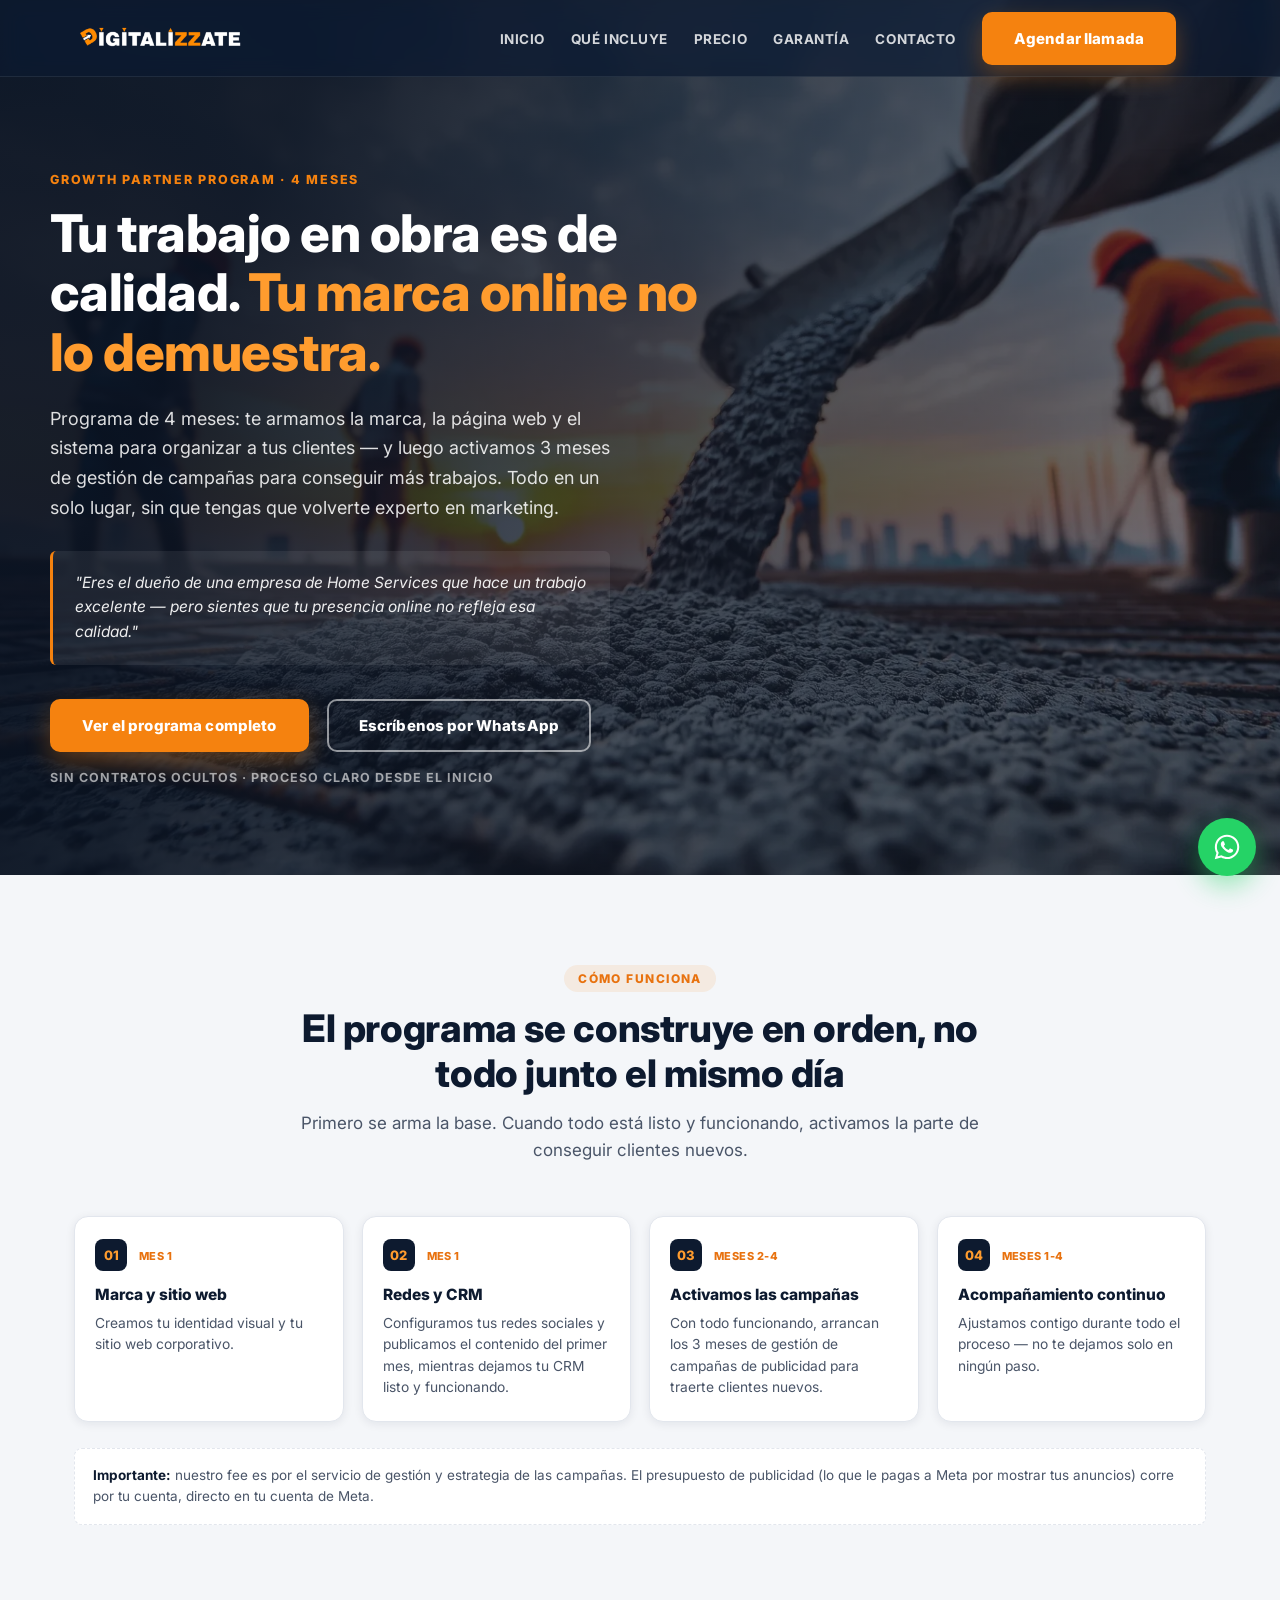
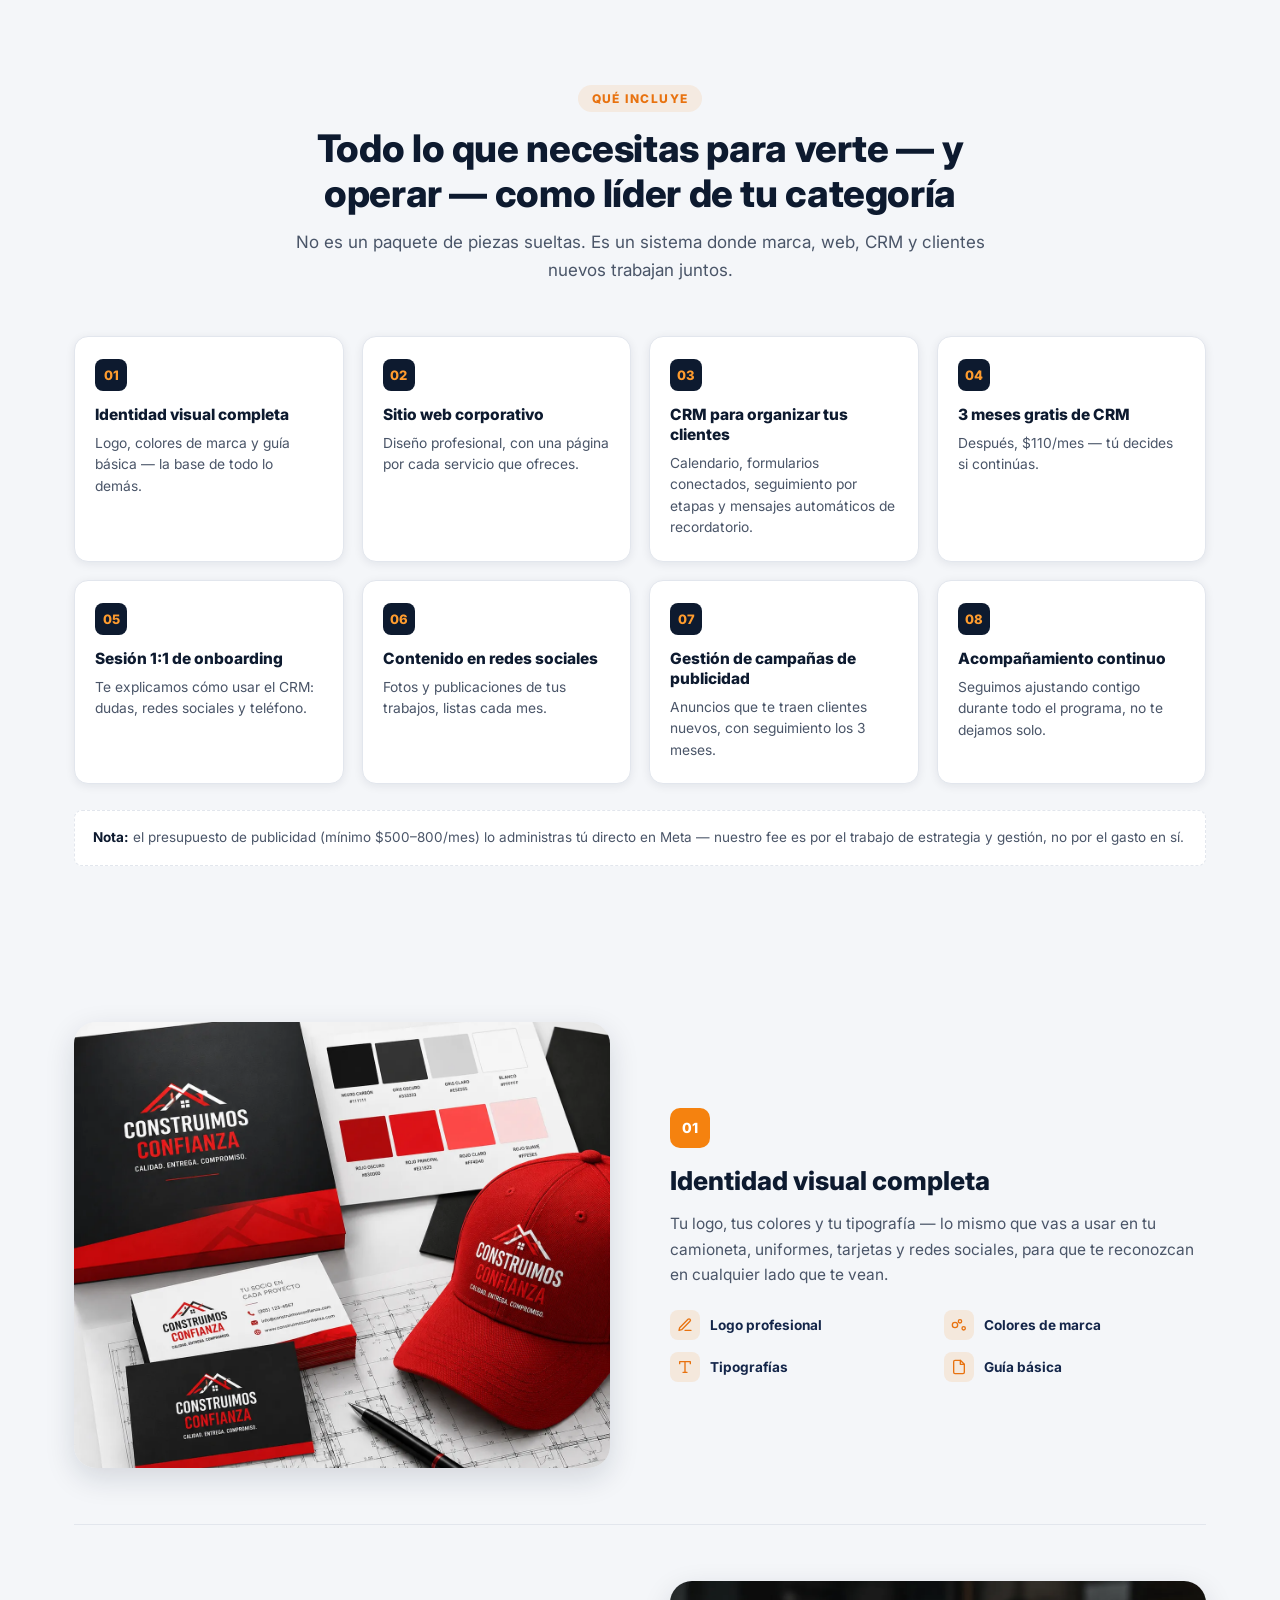
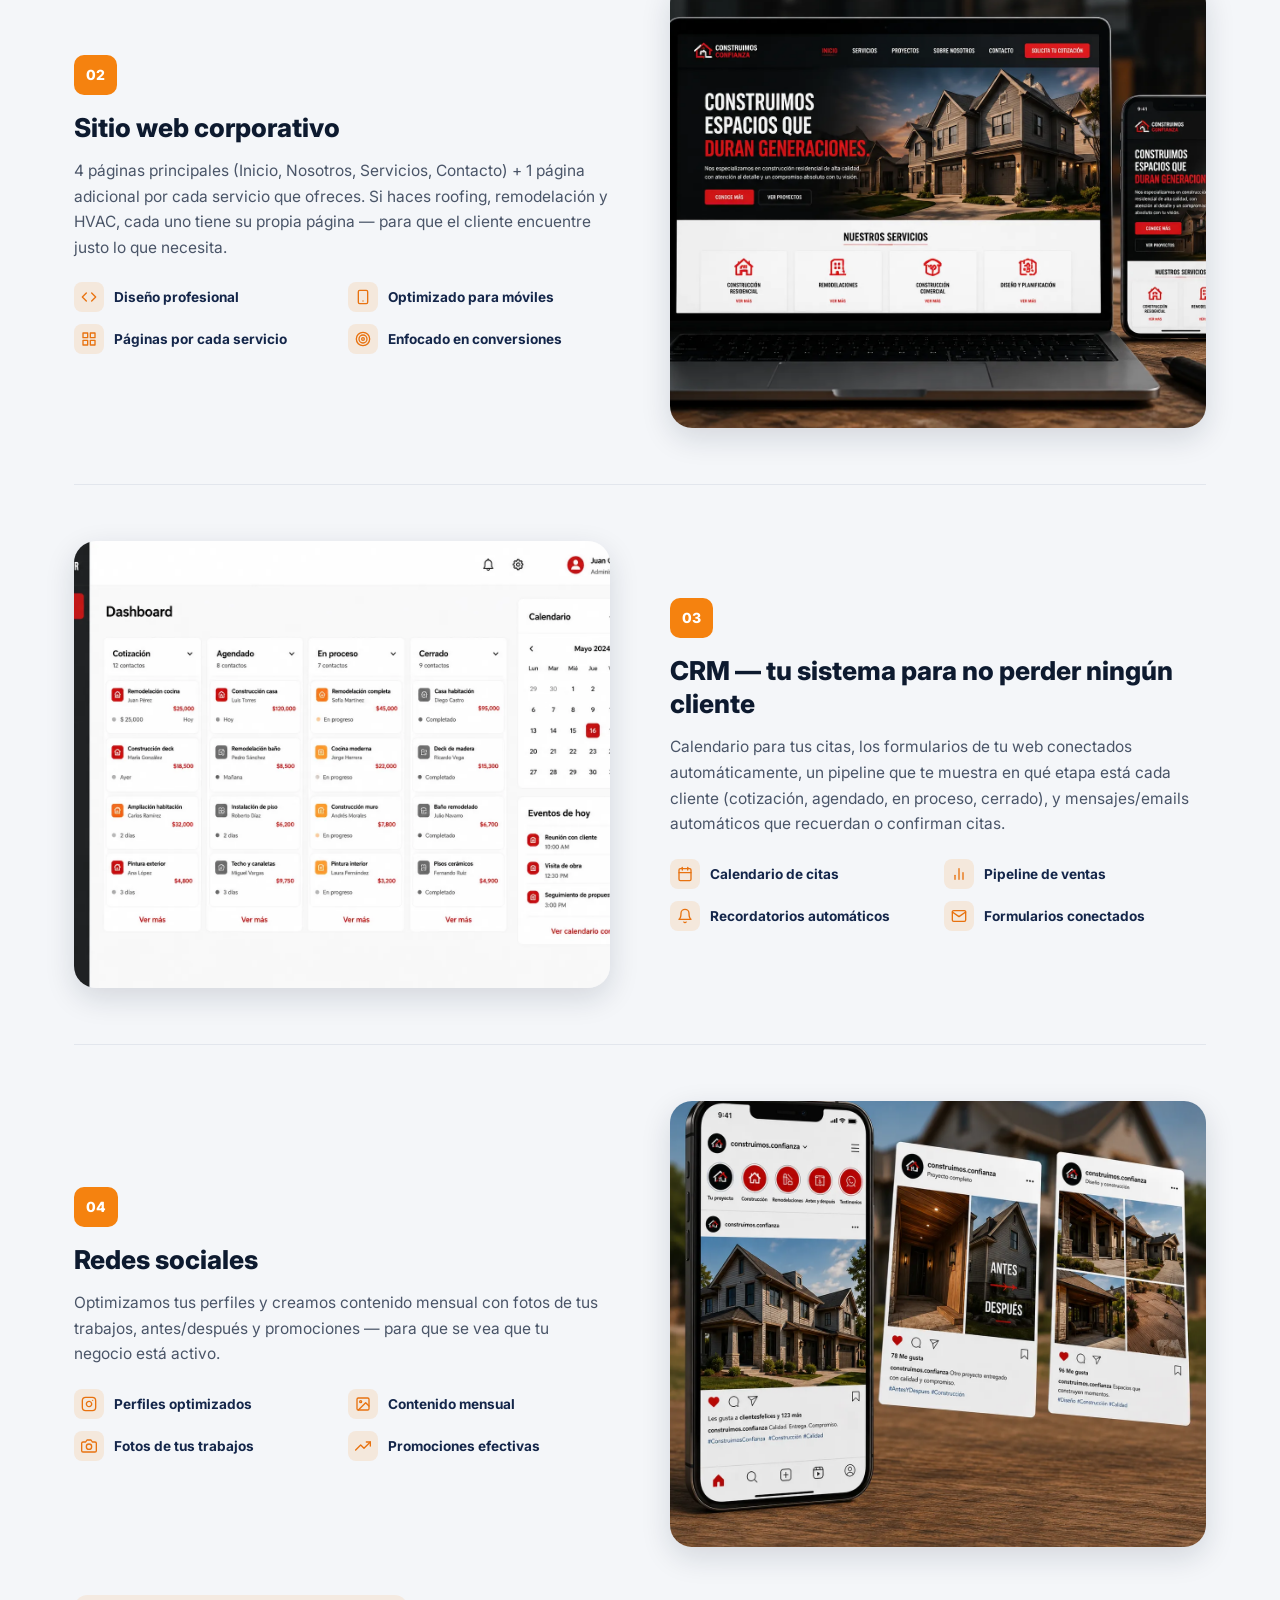
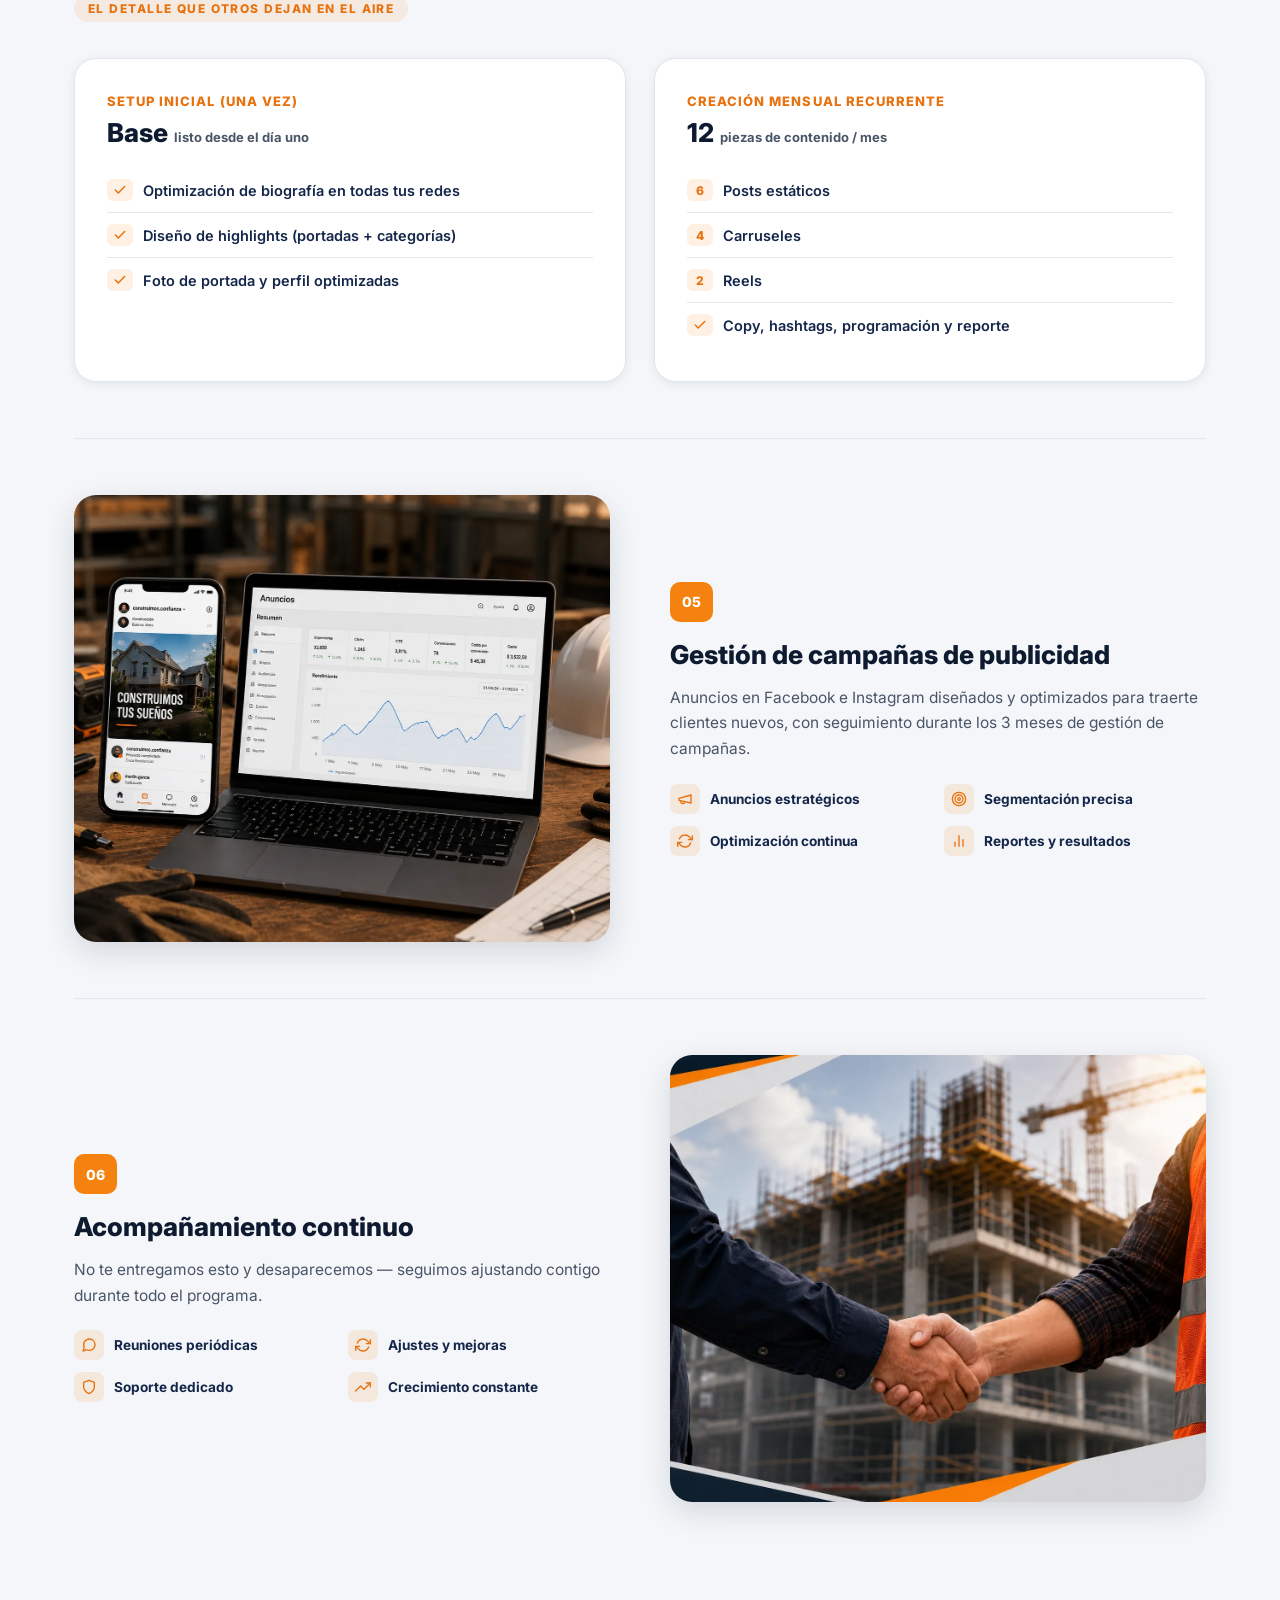
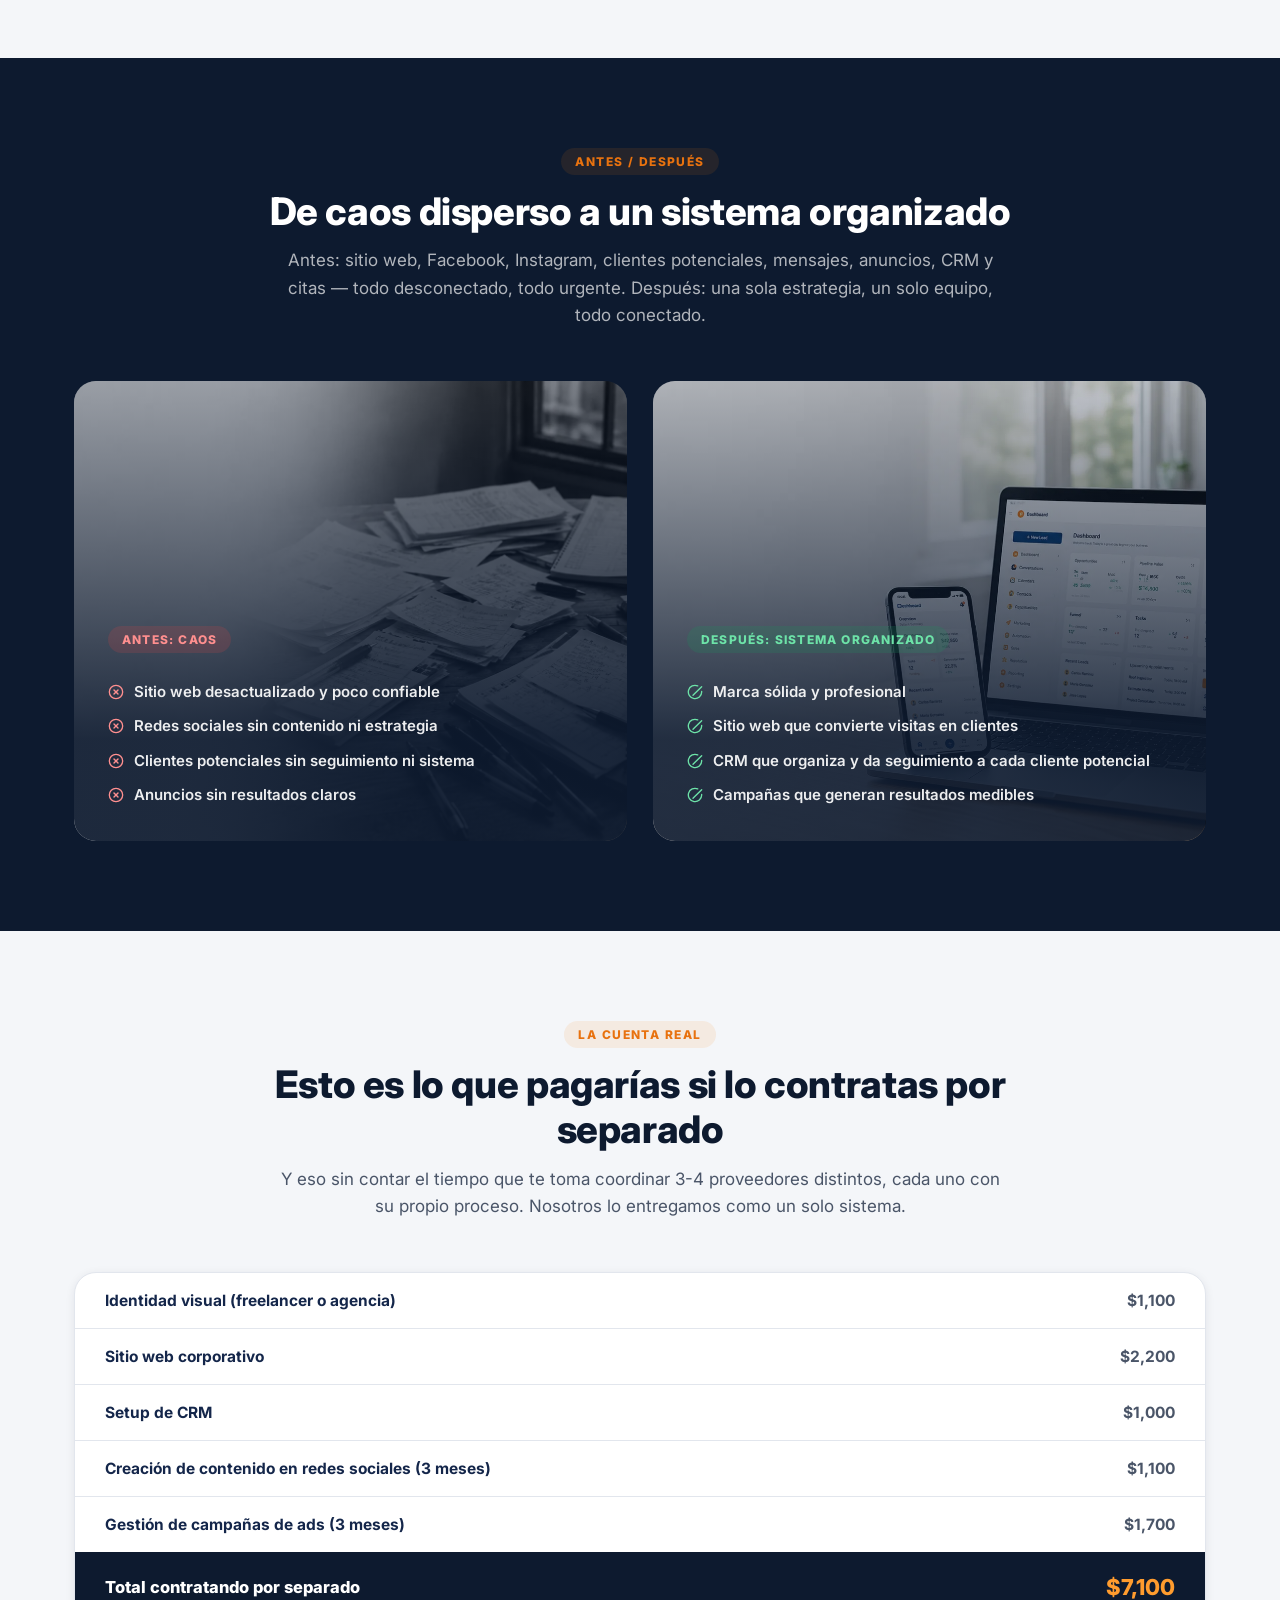
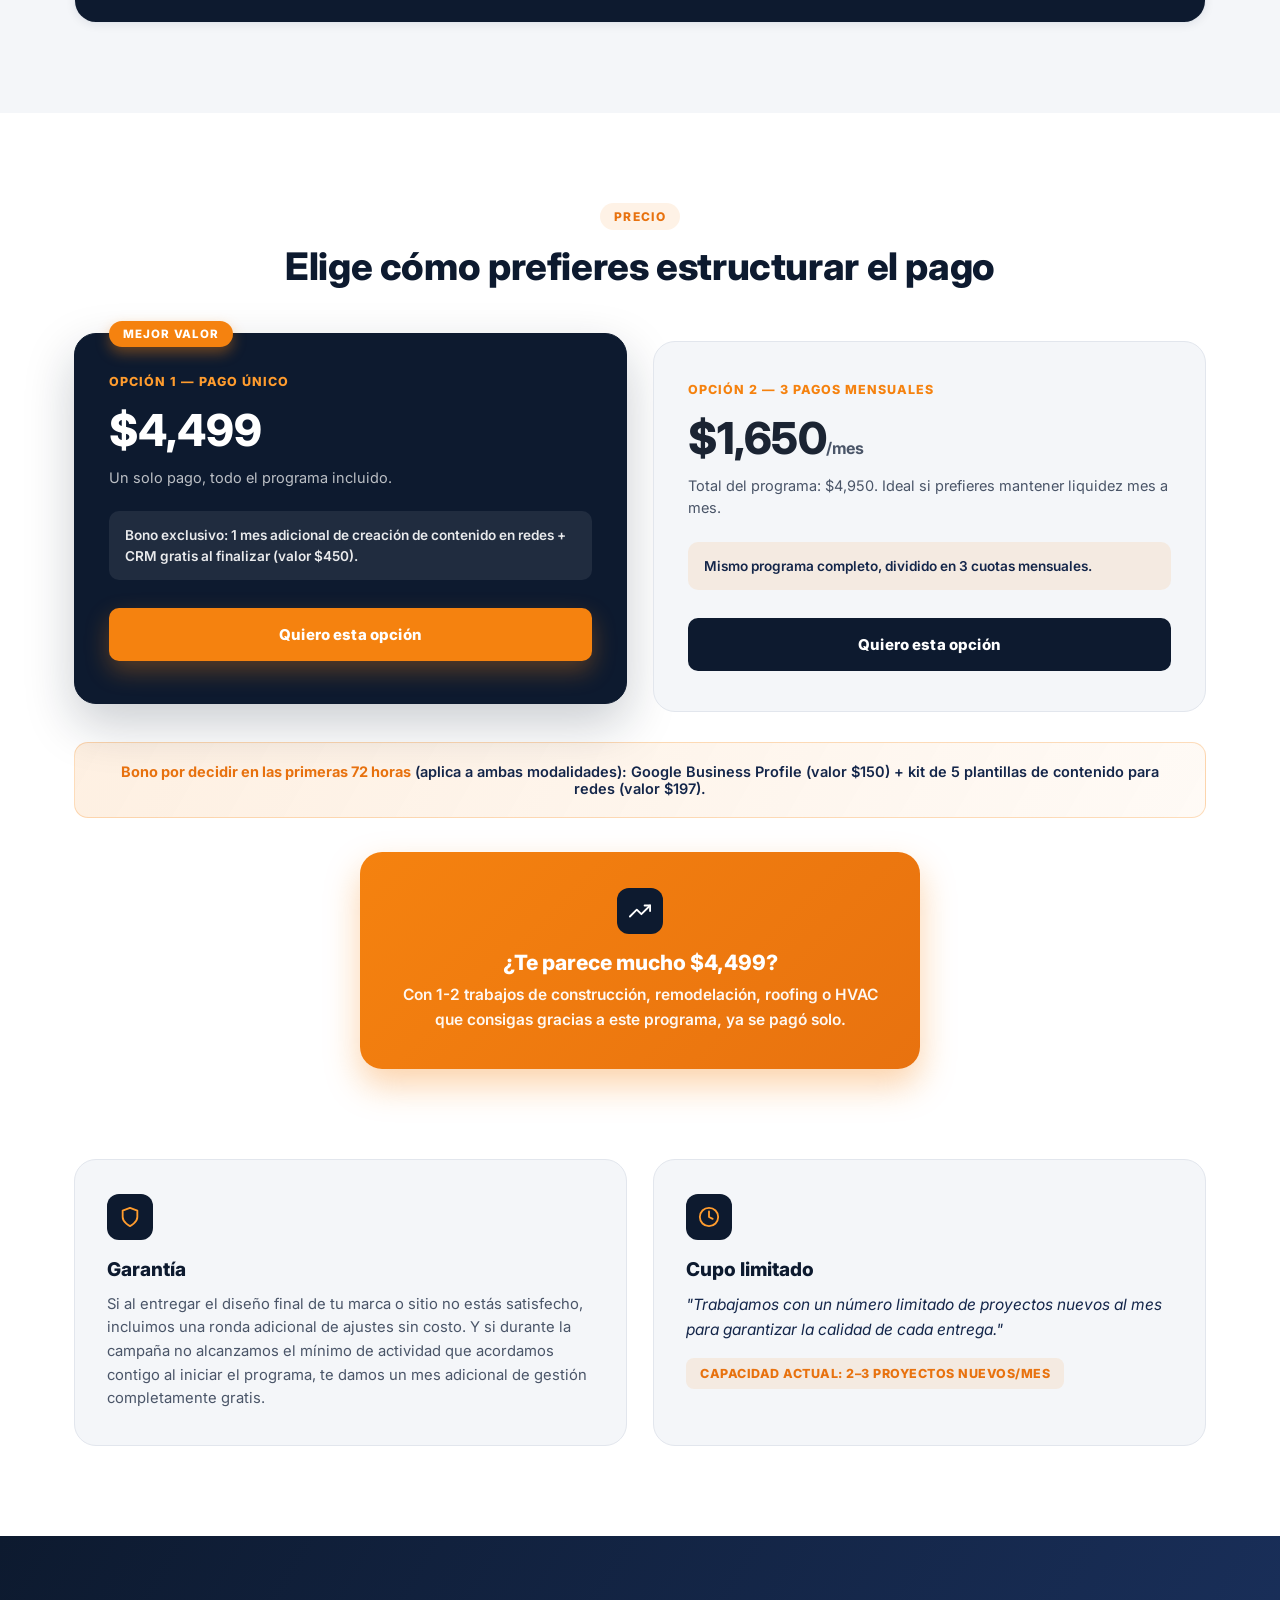
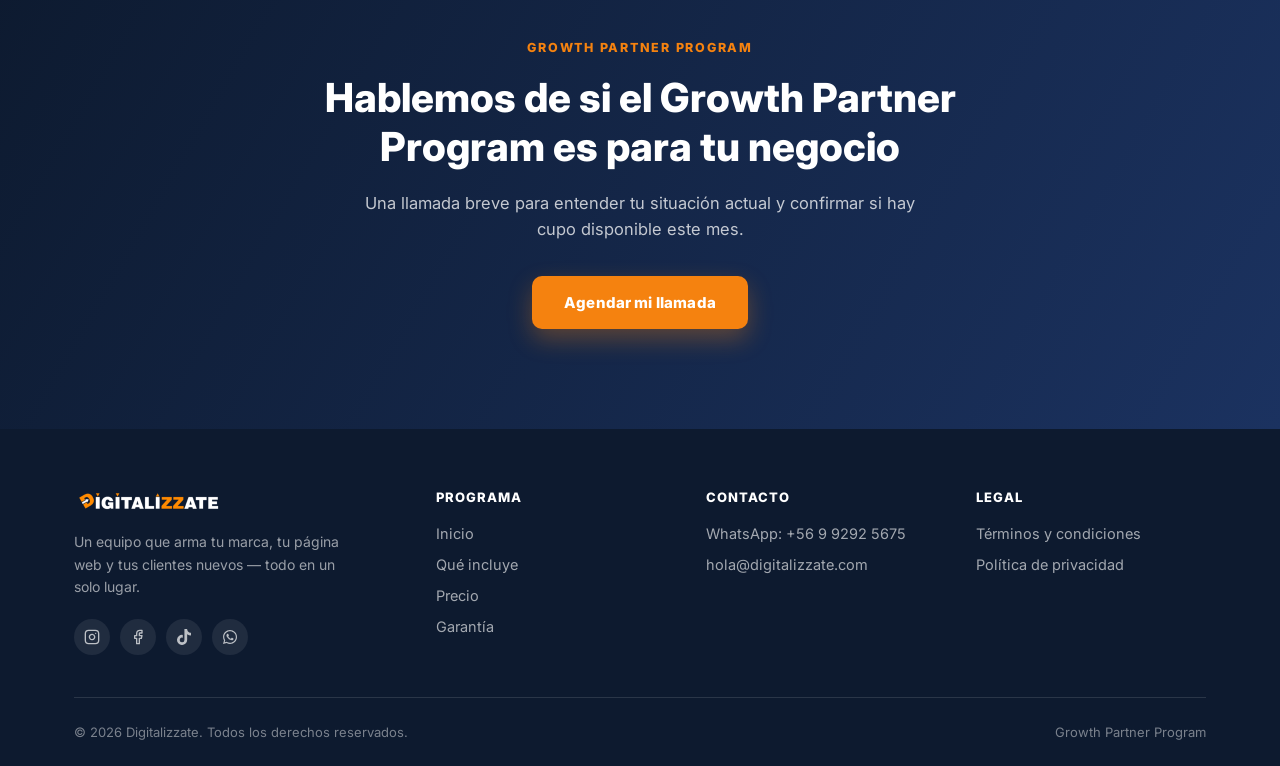
<file: index.html>
<!DOCTYPE html>
<html lang="es">
<head>
<meta charset="UTF-8">
<meta name="viewport" content="width=device-width, initial-scale=1.0">
<title>Growth Partner Program en Doral-Hialeah | Digitalizzate</title>
<meta name="description" content="Programa de 4 meses para contratistas en Doral y Hialeah, FL: marca, página web, CRM y 3 meses de gestión de campañas para conseguir más clientes.">
<script type="application/ld+json">
{
  "@context": "https://schema.org",
  "@type": "Service",
  "name": "Growth Partner Program",
  "serviceType": "Marketing digital y desarrollo web para contratistas",
  "provider": { "@type": "ProfessionalService", "name": "Digitalizzate" },
  "areaServed": [
    { "@type": "City", "name": "Doral", "containedInPlace": { "@type": "State", "name": "Florida" } },
    { "@type": "City", "name": "Hialeah", "containedInPlace": { "@type": "State", "name": "Florida" } }
  ],
  "offers": {
    "@type": "Offer",
    "price": "4499",
    "priceCurrency": "USD"
  }
}
</script>
<link rel="icon" type="image/png" href="assets/img/favicon.png">
<link rel="preconnect" href="https://fonts.googleapis.com">
<link rel="preconnect" href="https://fonts.gstatic.com" crossorigin>
<link href="https://fonts.googleapis.com/css2?family=Inter:wght@400;500;600;700;800&display=swap" rel="stylesheet">
<link rel="stylesheet" href="assets/css/styles.css">
</head>
<body>

<!-- ================= HEADER ================= -->
<header class="header">
  <div class="container header-inner">
    <a href="#inicio" class="logo">
      <img src="assets/img/logo-white.png" alt="Digitalizzate">
    </a>
    <nav class="nav">
      <div class="nav-panel">
        <ul class="nav-links">
          <li><a href="#inicio">Inicio</a></li>
          <li><a href="#incluye">Qué incluye</a></li>
          <li><a href="#precio">Precio</a></li>
          <li><a href="#garantia">Garantía</a></li>
          <li><a href="#contacto">Contacto</a></li>
        </ul>
        <a href="https://api.whatsapp.com/send/?phone=56992925675&text=Hola%2C%20quiero%20conocer%20m%C3%A1s%20sobre%20el%20Growth%20Partner%20Program&type=phone_number&app_absent=0" class="btn btn-primary nav-cta" target="_blank" rel="noopener">Agendar llamada</a>
      </div>
      <div class="header-actions">
        <button class="nav-toggle" aria-label="Abrir menú" aria-expanded="false">
          <span></span><span></span><span></span>
        </button>
      </div>
    </nav>
  </div>
</header>

<!-- ================= HERO ================= -->
<section class="hero" id="inicio">
  <div class="hero-container">
  <div class="hero-inner">
    <span class="eyebrow">Growth Partner Program · 4 meses</span>
    <h1>Tu trabajo en obra es de calidad. <span class="accent">Tu marca online no lo demuestra.</span></h1>
    <p class="hero-sub">Programa de 4 meses: te armamos la marca, la página web y el sistema para organizar a tus clientes — y luego activamos 3 meses de gestión de campañas para conseguir más trabajos. Todo en un solo lugar, sin que tengas que volverte experto en marketing.</p>
    <div class="identity-box">
      "Eres el dueño de una empresa de Home Services que hace un trabajo excelente — pero sientes que tu presencia online no refleja esa calidad."
    </div>
    <div class="hero-cta">
      <a href="#incluye" class="btn btn-primary">Ver el programa completo</a>
      <a href="https://api.whatsapp.com/send/?phone=56992925675&text&type=phone_number&app_absent=0" class="btn btn-outline" target="_blank" rel="noopener">Escríbenos por WhatsApp</a>
    </div>
    <p class="hero-micro">Sin contratos ocultos · Proceso claro desde el inicio</p>
  </div>
  </div>
</section>

<!-- ================= CÓMO FUNCIONA EL PROCESO ================= -->
<section class="summary" id="proceso">
  <div class="container">
    <div class="section-head">
      <span class="section-tag">Cómo funciona</span>
      <h2 class="section-title">El programa se construye en orden, no todo junto el mismo día</h2>
      <p class="section-lead" style="margin-left:auto;margin-right:auto;">Primero se arma la base. Cuando todo está listo y funcionando, activamos la parte de conseguir clientes nuevos.</p>
    </div>

    <div class="summary-grid">
      <div class="summary-card">
        <span class="summary-num">01</span>
        <span class="card-month">Mes 1</span>
        <h3>Marca y sitio web</h3>
        <p>Creamos tu identidad visual y tu sitio web corporativo.</p>
      </div>
      <div class="summary-card">
        <span class="summary-num">02</span>
        <span class="card-month">Mes 1</span>
        <h3>Redes y CRM</h3>
        <p>Configuramos tus redes sociales y publicamos el contenido del primer mes, mientras dejamos tu CRM listo y funcionando.</p>
      </div>
      <div class="summary-card">
        <span class="summary-num">03</span>
        <span class="card-month">Meses 2-4</span>
        <h3>Activamos las campañas</h3>
        <p>Con todo funcionando, arrancan los 3 meses de gestión de campañas de publicidad para traerte clientes nuevos.</p>
      </div>
      <div class="summary-card">
        <span class="summary-num">04</span>
        <span class="card-month">Meses 1-4</span>
        <h3>Acompañamiento continuo</h3>
        <p>Ajustamos contigo durante todo el proceso — no te dejamos solo en ningún paso.</p>
      </div>
    </div>

    <p class="summary-note"><strong>Importante:</strong> nuestro fee es por el servicio de gestión y estrategia de las campañas. El presupuesto de publicidad (lo que le pagas a Meta por mostrar tus anuncios) corre por tu cuenta, directo en tu cuenta de Meta.</p>
  </div>
</section>

<!-- ================= QUÉ INCLUYE — RESUMEN ================= -->
<section class="summary" id="incluye">
  <div class="container">
    <div class="section-head">
      <span class="section-tag">Qué incluye</span>
      <h2 class="section-title">Todo lo que necesitas para verte — y operar — como líder de tu categoría</h2>
      <p class="section-lead" style="margin-left:auto;margin-right:auto;">No es un paquete de piezas sueltas. Es un sistema donde marca, web, CRM y clientes nuevos trabajan juntos.</p>
    </div>

    <div class="summary-grid">
      <div class="summary-card">
        <span class="summary-num">01</span>
        <h3>Identidad visual completa</h3>
        <p>Logo, colores de marca y guía básica — la base de todo lo demás.</p>
      </div>
      <div class="summary-card">
        <span class="summary-num">02</span>
        <h3>Sitio web corporativo</h3>
        <p>Diseño profesional, con una página por cada servicio que ofreces.</p>
      </div>
      <div class="summary-card">
        <span class="summary-num">03</span>
        <h3>CRM para organizar tus clientes</h3>
        <p>Calendario, formularios conectados, seguimiento por etapas y mensajes automáticos de recordatorio.</p>
      </div>
      <div class="summary-card">
        <span class="summary-num">04</span>
        <h3>3 meses gratis de CRM</h3>
        <p>Después, $110/mes — tú decides si continúas.</p>
      </div>
      <div class="summary-card">
        <span class="summary-num">05</span>
        <h3>Sesión 1:1 de onboarding</h3>
        <p>Te explicamos cómo usar el CRM: dudas, redes sociales y teléfono.</p>
      </div>
      <div class="summary-card">
        <span class="summary-num">06</span>
        <h3>Contenido en redes sociales</h3>
        <p>Fotos y publicaciones de tus trabajos, listas cada mes.</p>
      </div>
      <div class="summary-card">
        <span class="summary-num">07</span>
        <h3>Gestión de campañas de publicidad</h3>
        <p>Anuncios que te traen clientes nuevos, con seguimiento los 3 meses.</p>
      </div>
      <div class="summary-card">
        <span class="summary-num">08</span>
        <h3>Acompañamiento continuo</h3>
        <p>Seguimos ajustando contigo durante todo el programa, no te dejamos solo.</p>
      </div>
    </div>

    <p class="summary-note"><strong>Nota:</strong> el presupuesto de publicidad (mínimo $500–800/mes) lo administras tú directo en Meta — nuestro fee es por el trabajo de estrategia y gestión, no por el gasto en sí.</p>
  </div>
</section>

<!-- ================= FEATURE BLOCKS 01-06 ================= -->
<section class="features">
  <div class="container">

    <div class="feature-row">
      <div class="feature-media"><img src="assets/img/identidad-visual.webp" alt="Identidad visual completa Digitalizzate"></div>
      <div class="feature-copy">
        <span class="feature-badge">01</span>
        <h3>Identidad visual completa</h3>
        <p>Tu logo, tus colores y tu tipografía — lo mismo que vas a usar en tu camioneta, uniformes, tarjetas y redes sociales, para que te reconozcan en cualquier lado que te vean.</p>
        <div class="tag-grid">
          <div class="tag-item"><span class="tag-icon"><svg viewBox="0 0 24 24" fill="none" stroke="currentColor" stroke-width="2" stroke-linecap="round" stroke-linejoin="round"><path d="M12 20h9"/><path d="M16.5 3.5a2.12 2.12 0 0 1 3 3L7 19l-4 1 1-4Z"/></svg></span>Logo profesional</div>
          <div class="tag-item"><span class="tag-icon"><svg viewBox="0 0 24 24" fill="none" stroke="currentColor" stroke-width="2" stroke-linecap="round" stroke-linejoin="round"><circle cx="13.5" cy="6.5" r="2.5"/><circle cx="19" cy="17" r="2.5"/><circle cx="6" cy="12" r="4"/></svg></span>Colores de marca</div>
          <div class="tag-item"><span class="tag-icon"><svg viewBox="0 0 24 24" fill="none" stroke="currentColor" stroke-width="2" stroke-linecap="round" stroke-linejoin="round"><polyline points="4 7 4 4 20 4 20 7"/><line x1="9" y1="20" x2="15" y2="20"/><line x1="12" y1="4" x2="12" y2="20"/></svg></span>Tipografías</div>
          <div class="tag-item"><span class="tag-icon"><svg viewBox="0 0 24 24" fill="none" stroke="currentColor" stroke-width="2" stroke-linecap="round" stroke-linejoin="round"><path d="M14 2H6a2 2 0 0 0-2 2v16a2 2 0 0 0 2 2h12a2 2 0 0 0 2-2V8z"/><polyline points="14 2 14 8 20 8"/></svg></span>Guía básica</div>
        </div>
      </div>
    </div>

    <div class="feature-row reverse">
      <div class="feature-media"><img src="assets/img/web-corporativa.webp" alt="Sitio web corporativo Digitalizzate"></div>
      <div class="feature-copy">
        <span class="feature-badge">02</span>
        <h3>Sitio web corporativo</h3>
        <p>4 páginas principales (Inicio, Nosotros, Servicios, Contacto) + 1 página adicional por cada servicio que ofreces. Si haces roofing, remodelación y HVAC, cada uno tiene su propia página — para que el cliente encuentre justo lo que necesita.</p>
        <div class="tag-grid">
          <div class="tag-item"><span class="tag-icon"><svg viewBox="0 0 24 24" fill="none" stroke="currentColor" stroke-width="2" stroke-linecap="round" stroke-linejoin="round"><polyline points="16 18 22 12 16 6"/><polyline points="8 6 2 12 8 18"/></svg></span>Diseño profesional</div>
          <div class="tag-item"><span class="tag-icon"><svg viewBox="0 0 24 24" fill="none" stroke="currentColor" stroke-width="2" stroke-linecap="round" stroke-linejoin="round"><rect x="5" y="2" width="14" height="20" rx="2" ry="2"/><line x1="12" y1="18" x2="12.01" y2="18"/></svg></span>Optimizado para móviles</div>
          <div class="tag-item"><span class="tag-icon"><svg viewBox="0 0 24 24" fill="none" stroke="currentColor" stroke-width="2" stroke-linecap="round" stroke-linejoin="round"><rect x="3" y="3" width="7" height="7"/><rect x="14" y="3" width="7" height="7"/><rect x="14" y="14" width="7" height="7"/><rect x="3" y="14" width="7" height="7"/></svg></span>Páginas por cada servicio</div>
          <div class="tag-item"><span class="tag-icon"><svg viewBox="0 0 24 24" fill="none" stroke="currentColor" stroke-width="2" stroke-linecap="round" stroke-linejoin="round"><circle cx="12" cy="12" r="10"/><circle cx="12" cy="12" r="6"/><circle cx="12" cy="12" r="2"/></svg></span>Enfocado en conversiones</div>
        </div>
      </div>
    </div>

    <div class="feature-row">
      <div class="feature-media"><img src="assets/img/crm.webp" alt="CRM Digitalizzate"></div>
      <div class="feature-copy">
        <span class="feature-badge">03</span>
        <h3>CRM — tu sistema para no perder ningún cliente</h3>
        <p>Calendario para tus citas, los formularios de tu web conectados automáticamente, un pipeline que te muestra en qué etapa está cada cliente (cotización, agendado, en proceso, cerrado), y mensajes/emails automáticos que recuerdan o confirman citas.</p>
        <div class="tag-grid">
          <div class="tag-item"><span class="tag-icon"><svg viewBox="0 0 24 24" fill="none" stroke="currentColor" stroke-width="2" stroke-linecap="round" stroke-linejoin="round"><rect x="3" y="4" width="18" height="18" rx="2" ry="2"/><line x1="16" y1="2" x2="16" y2="6"/><line x1="8" y1="2" x2="8" y2="6"/><line x1="3" y1="10" x2="21" y2="10"/></svg></span>Calendario de citas</div>
          <div class="tag-item"><span class="tag-icon"><svg viewBox="0 0 24 24" fill="none" stroke="currentColor" stroke-width="2" stroke-linecap="round" stroke-linejoin="round"><line x1="18" y1="20" x2="18" y2="10"/><line x1="12" y1="20" x2="12" y2="4"/><line x1="6" y1="20" x2="6" y2="14"/></svg></span>Pipeline de ventas</div>
          <div class="tag-item"><span class="tag-icon"><svg viewBox="0 0 24 24" fill="none" stroke="currentColor" stroke-width="2" stroke-linecap="round" stroke-linejoin="round"><path d="M18 8A6 6 0 0 0 6 8c0 7-3 9-3 9h18s-3-2-3-9"/><path d="M13.73 21a2 2 0 0 1-3.46 0"/></svg></span>Recordatorios automáticos</div>
          <div class="tag-item"><span class="tag-icon"><svg viewBox="0 0 24 24" fill="none" stroke="currentColor" stroke-width="2" stroke-linecap="round" stroke-linejoin="round"><path d="M4 4h16c1.1 0 2 .9 2 2v12c0 1.1-.9 2-2 2H4c-1.1 0-2-.9-2-2V6c0-1.1.9-2 2-2z"/><polyline points="22,6 12,13 2,6"/></svg></span>Formularios conectados</div>
        </div>
      </div>
    </div>

    <div class="feature-row reverse">
      <div class="feature-media"><img src="assets/img/redes-sociales.webp" alt="Redes sociales Digitalizzate"></div>
      <div class="feature-copy">
        <span class="feature-badge">04</span>
        <h3>Redes sociales</h3>
        <p>Optimizamos tus perfiles y creamos contenido mensual con fotos de tus trabajos, antes/después y promociones — para que se vea que tu negocio está activo.</p>
        <div class="tag-grid">
          <div class="tag-item"><span class="tag-icon"><svg viewBox="0 0 24 24" fill="none" stroke="currentColor" stroke-width="2" stroke-linecap="round" stroke-linejoin="round"><rect x="2" y="2" width="20" height="20" rx="5" ry="5"/><path d="M16 11.37A4 4 0 1 1 12.63 8 4 4 0 0 1 16 11.37z"/><line x1="17.5" y1="6.5" x2="17.5" y2="6.5"/></svg></span>Perfiles optimizados</div>
          <div class="tag-item"><span class="tag-icon"><svg viewBox="0 0 24 24" fill="none" stroke="currentColor" stroke-width="2" stroke-linecap="round" stroke-linejoin="round"><rect x="3" y="3" width="18" height="18" rx="2" ry="2"/><circle cx="8.5" cy="8.5" r="1.5"/><polyline points="21 15 16 10 5 21"/></svg></span>Contenido mensual</div>
          <div class="tag-item"><span class="tag-icon"><svg viewBox="0 0 24 24" fill="none" stroke="currentColor" stroke-width="2" stroke-linecap="round" stroke-linejoin="round"><path d="M23 19a2 2 0 0 1-2 2H3a2 2 0 0 1-2-2V8a2 2 0 0 1 2-2h4l2-3h6l2 3h4a2 2 0 0 1 2 2z"/><circle cx="12" cy="13" r="4"/></svg></span>Fotos de tus trabajos</div>
          <div class="tag-item"><span class="tag-icon"><svg viewBox="0 0 24 24" fill="none" stroke="currentColor" stroke-width="2" stroke-linecap="round" stroke-linejoin="round"><polyline points="23 6 13.5 15.5 8.5 10.5 1 18"/><polyline points="17 6 23 6 23 12"/></svg></span>Promociones efectivas</div>
        </div>
      </div>
    </div>

    <div class="feature-detail">
      <span class="section-tag">El detalle que otros dejan en el aire</span>
      <div class="content-grid">
        <div class="content-card">
          <h3>Setup inicial (una vez)</h3>
          <div class="content-num">Base<small>listo desde el día uno</small></div>
          <ul class="content-list">
            <li><span class="count"><svg viewBox="0 0 24 24" width="14" height="14" fill="none" stroke="currentColor" stroke-width="2.5" stroke-linecap="round" stroke-linejoin="round"><polyline points="20 6 9 17 4 12"/></svg></span>Optimización de biografía en todas tus redes</li>
            <li><span class="count"><svg viewBox="0 0 24 24" width="14" height="14" fill="none" stroke="currentColor" stroke-width="2.5" stroke-linecap="round" stroke-linejoin="round"><polyline points="20 6 9 17 4 12"/></svg></span>Diseño de highlights (portadas + categorías)</li>
            <li><span class="count"><svg viewBox="0 0 24 24" width="14" height="14" fill="none" stroke="currentColor" stroke-width="2.5" stroke-linecap="round" stroke-linejoin="round"><polyline points="20 6 9 17 4 12"/></svg></span>Foto de portada y perfil optimizadas</li>
          </ul>
        </div>
        <div class="content-card">
          <h3>Creación mensual recurrente</h3>
          <div class="content-num">12<small>piezas de contenido / mes</small></div>
          <ul class="content-list">
            <li><span class="count">6</span>Posts estáticos</li>
            <li><span class="count">4</span>Carruseles</li>
            <li><span class="count">2</span>Reels</li>
            <li><span class="count"><svg viewBox="0 0 24 24" width="14" height="14" fill="none" stroke="currentColor" stroke-width="2.5" stroke-linecap="round" stroke-linejoin="round"><polyline points="20 6 9 17 4 12"/></svg></span>Copy, hashtags, programación y reporte</li>
          </ul>
        </div>
      </div>
    </div>

    <div class="feature-row">
      <div class="feature-media"><img src="assets/img/campanas-publicidad.webp" alt="Gestión de campañas de publicidad Digitalizzate"></div>
      <div class="feature-copy">
        <span class="feature-badge">05</span>
        <h3>Gestión de campañas de publicidad</h3>
        <p>Anuncios en Facebook e Instagram diseñados y optimizados para traerte clientes nuevos, con seguimiento durante los 3 meses de gestión de campañas.</p>
        <div class="tag-grid">
          <div class="tag-item"><span class="tag-icon"><svg viewBox="0 0 24 24" fill="none" stroke="currentColor" stroke-width="2" stroke-linecap="round" stroke-linejoin="round"><path d="M3 11l18-5v12L3 14v-3z"/><path d="M11.6 16.8a3 3 0 1 1-5.8-1.6"/></svg></span>Anuncios estratégicos</div>
          <div class="tag-item"><span class="tag-icon"><svg viewBox="0 0 24 24" fill="none" stroke="currentColor" stroke-width="2" stroke-linecap="round" stroke-linejoin="round"><circle cx="12" cy="12" r="10"/><circle cx="12" cy="12" r="6"/><circle cx="12" cy="12" r="2"/></svg></span>Segmentación precisa</div>
          <div class="tag-item"><span class="tag-icon"><svg viewBox="0 0 24 24" fill="none" stroke="currentColor" stroke-width="2" stroke-linecap="round" stroke-linejoin="round"><polyline points="23 4 23 10 17 10"/><polyline points="1 20 1 14 7 14"/><path d="M3.51 9a9 9 0 0 1 14.85-3.36L23 10M1 14l4.64 4.36A9 9 0 0 0 20.49 15"/></svg></span>Optimización continua</div>
          <div class="tag-item"><span class="tag-icon"><svg viewBox="0 0 24 24" fill="none" stroke="currentColor" stroke-width="2" stroke-linecap="round" stroke-linejoin="round"><line x1="18" y1="20" x2="18" y2="10"/><line x1="12" y1="20" x2="12" y2="4"/><line x1="6" y1="20" x2="6" y2="14"/></svg></span>Reportes y resultados</div>
        </div>
      </div>
    </div>

    <div class="feature-row reverse">
      <div class="feature-media"><img src="assets/img/acompanamiento.webp" alt="Acompañamiento continuo Digitalizzate"></div>
      <div class="feature-copy">
        <span class="feature-badge">06</span>
        <h3>Acompañamiento continuo</h3>
        <p>No te entregamos esto y desaparecemos — seguimos ajustando contigo durante todo el programa.</p>
        <div class="tag-grid">
          <div class="tag-item"><span class="tag-icon"><svg viewBox="0 0 24 24" fill="none" stroke="currentColor" stroke-width="2" stroke-linecap="round" stroke-linejoin="round"><path d="M21 11.5a8.38 8.38 0 0 1-.9 3.8 8.5 8.5 0 0 1-7.6 4.7 8.38 8.38 0 0 1-3.8-.9L3 21l1.9-5.7a8.38 8.38 0 0 1-.9-3.8 8.5 8.5 0 0 1 4.7-7.6 8.38 8.38 0 0 1 3.8-.9h.5a8.48 8.48 0 0 1 8 8v.5z"/></svg></span>Reuniones periódicas</div>
          <div class="tag-item"><span class="tag-icon"><svg viewBox="0 0 24 24" fill="none" stroke="currentColor" stroke-width="2" stroke-linecap="round" stroke-linejoin="round"><polyline points="23 4 23 10 17 10"/><polyline points="1 20 1 14 7 14"/><path d="M3.51 9a9 9 0 0 1 14.85-3.36L23 10M1 14l4.64 4.36A9 9 0 0 0 20.49 15"/></svg></span>Ajustes y mejoras</div>
          <div class="tag-item"><span class="tag-icon"><svg viewBox="0 0 24 24" fill="none" stroke="currentColor" stroke-width="2" stroke-linecap="round" stroke-linejoin="round"><path d="M12 22s8-4 8-10V5l-8-3-8 3v7c0 6 8 10 8 10z"/></svg></span>Soporte dedicado</div>
          <div class="tag-item"><span class="tag-icon"><svg viewBox="0 0 24 24" fill="none" stroke="currentColor" stroke-width="2" stroke-linecap="round" stroke-linejoin="round"><polyline points="23 6 13.5 15.5 8.5 10.5 1 18"/><polyline points="17 6 23 6 23 12"/></svg></span>Crecimiento constante</div>
        </div>
      </div>
    </div>

  </div>
</section>

<!-- ================= ANTES / DESPUÉS ================= -->
<section class="compare">
  <div class="container">
    <div class="section-head">
      <span class="section-tag">Antes / Después</span>
      <h2 class="section-title">De caos disperso a un sistema organizado</h2>
      <p class="section-lead">Antes: sitio web, Facebook, Instagram, clientes potenciales, mensajes, anuncios, CRM y citas — todo desconectado, todo urgente. Después: una sola estrategia, un solo equipo, todo conectado.</p>
    </div>

    <div class="compare-grid">
      <div class="compare-card before">
        <div class="compare-content">
          <span class="compare-label">Antes: Caos</span>
          <ul class="compare-list">
            <li><svg viewBox="0 0 24 24" fill="none" stroke="currentColor" stroke-width="2" stroke-linecap="round" stroke-linejoin="round"><circle cx="12" cy="12" r="10"/><line x1="15" y1="9" x2="9" y2="15"/><line x1="9" y1="9" x2="15" y2="15"/></svg>Sitio web desactualizado y poco confiable</li>
            <li><svg viewBox="0 0 24 24" fill="none" stroke="currentColor" stroke-width="2" stroke-linecap="round" stroke-linejoin="round"><circle cx="12" cy="12" r="10"/><line x1="15" y1="9" x2="9" y2="15"/><line x1="9" y1="9" x2="15" y2="15"/></svg>Redes sociales sin contenido ni estrategia</li>
            <li><svg viewBox="0 0 24 24" fill="none" stroke="currentColor" stroke-width="2" stroke-linecap="round" stroke-linejoin="round"><circle cx="12" cy="12" r="10"/><line x1="15" y1="9" x2="9" y2="15"/><line x1="9" y1="9" x2="15" y2="15"/></svg>Clientes potenciales sin seguimiento ni sistema</li>
            <li><svg viewBox="0 0 24 24" fill="none" stroke="currentColor" stroke-width="2" stroke-linecap="round" stroke-linejoin="round"><circle cx="12" cy="12" r="10"/><line x1="15" y1="9" x2="9" y2="15"/><line x1="9" y1="9" x2="15" y2="15"/></svg>Anuncios sin resultados claros</li>
          </ul>
        </div>
      </div>
      <div class="compare-card after">
        <div class="compare-content">
          <span class="compare-label">Después: Sistema organizado</span>
          <ul class="compare-list">
            <li><svg viewBox="0 0 24 24" fill="none" stroke="currentColor" stroke-width="2" stroke-linecap="round" stroke-linejoin="round"><path d="M22 11.08V12a10 10 0 1 1-5.93-9.14"/><polyline points="22 4 12 14.01 9 17.01"/></svg>Marca sólida y profesional</li>
            <li><svg viewBox="0 0 24 24" fill="none" stroke="currentColor" stroke-width="2" stroke-linecap="round" stroke-linejoin="round"><path d="M22 11.08V12a10 10 0 1 1-5.93-9.14"/><polyline points="22 4 12 14.01 9 17.01"/></svg>Sitio web que convierte visitas en clientes</li>
            <li><svg viewBox="0 0 24 24" fill="none" stroke="currentColor" stroke-width="2" stroke-linecap="round" stroke-linejoin="round"><path d="M22 11.08V12a10 10 0 1 1-5.93-9.14"/><polyline points="22 4 12 14.01 9 17.01"/></svg>CRM que organiza y da seguimiento a cada cliente potencial</li>
            <li><svg viewBox="0 0 24 24" fill="none" stroke="currentColor" stroke-width="2" stroke-linecap="round" stroke-linejoin="round"><path d="M22 11.08V12a10 10 0 1 1-5.93-9.14"/><polyline points="22 4 12 14.01 9 17.01"/></svg>Campañas que generan resultados medibles</li>
          </ul>
        </div>
      </div>
    </div>
  </div>
</section>

<!-- ================= VALUE STACK ================= -->
<section class="value">
  <div class="container">
    <div class="section-head">
      <span class="section-tag">La cuenta real</span>
      <h2 class="section-title">Esto es lo que pagarías si lo contratas por separado</h2>
      <p class="section-lead" style="margin-left:auto;margin-right:auto;">Y eso sin contar el tiempo que te toma coordinar 3-4 proveedores distintos, cada uno con su propio proceso. Nosotros lo entregamos como un solo sistema.</p>
    </div>

    <div class="value-table">
      <div class="value-row"><span class="comp">Identidad visual (freelancer o agencia)</span><span class="price">$1,100</span></div>
      <div class="value-row"><span class="comp">Sitio web corporativo</span><span class="price">$2,200</span></div>
      <div class="value-row"><span class="comp">Setup de CRM</span><span class="price">$1,000</span></div>
      <div class="value-row"><span class="comp">Creación de contenido en redes sociales (3 meses)</span><span class="price">$1,100</span></div>
      <div class="value-row"><span class="comp">Gestión de campañas de ads (3 meses)</span><span class="price">$1,700</span></div>
      <div class="value-total"><span class="comp">Total contratando por separado</span><span class="price">$7,100</span></div>
    </div>
  </div>
</section>

<!-- ================= PRECIO ================= -->
<section class="pricing" id="precio">
  <div class="container">
    <div class="section-head">
      <span class="section-tag">Precio</span>
      <h2 class="section-title">Elige cómo prefieres estructurar el pago</h2>
    </div>

    <div class="price-grid">
      <div class="price-card featured">
        <span class="price-ribbon">Mejor valor</span>
        <span class="price-eyebrow">Opción 1 — Pago único</span>
        <div class="price-amount">$4,499</div>
        <p class="price-desc">Un solo pago, todo el programa incluido.</p>
        <div class="price-bonus">Bono exclusivo: 1 mes adicional de creación de contenido en redes + CRM gratis al finalizar (valor $450).</div>
        <a href="https://api.whatsapp.com/send/?phone=56992925675&text=Hola%2C%20me%20interesa%20la%20opci%C3%B3n%20de%20pago%20%C3%BAnico%20del%20Growth%20Partner%20Program&type=phone_number&app_absent=0" class="btn btn-primary btn-block" target="_blank" rel="noopener">Quiero esta opción</a>
      </div>
      <div class="price-card">
        <span class="price-eyebrow">Opción 2 — 3 pagos mensuales</span>
        <div class="price-amount">$1,650<span>/mes</span></div>
        <p class="price-desc">Total del programa: $4,950. Ideal si prefieres mantener liquidez mes a mes.</p>
        <div class="price-bonus">Mismo programa completo, dividido en 3 cuotas mensuales.</div>
        <a href="https://api.whatsapp.com/send/?phone=56992925675&text=Hola%2C%20me%20interesa%20la%20opci%C3%B3n%20de%203%20pagos%20mensuales%20del%20Growth%20Partner%20Program&type=phone_number&app_absent=0" class="btn btn-dark btn-block" target="_blank" rel="noopener">Quiero esta opción</a>
      </div>
    </div>

    <p class="price-banner"><strong>Bono por decidir en las primeras 72 horas</strong> (aplica a ambas modalidades): Google Business Profile (valor $150) + kit de 5 plantillas de contenido para redes (valor $197).</p>

    <div class="reframe-box">
      <span class="reframe-icon"><svg viewBox="0 0 24 24" fill="none" stroke="currentColor" stroke-width="2" stroke-linecap="round" stroke-linejoin="round"><polyline points="23 6 13.5 15.5 8.5 10.5 1 18"/><polyline points="17 6 23 6 23 12"/></svg></span>
      <p class="reframe-q">¿Te parece mucho $4,499?</p>
      <p class="reframe-a">Con 1-2 trabajos de construcción, remodelación, roofing o HVAC que consigas gracias a este programa, ya se pagó solo.</p>
    </div>
  </div>
</section>

<!-- ================= GARANTÍA + ESCASEZ ================= -->
<section class="trust" id="garantia">
  <div class="container">
    <div class="trust-grid">
      <div class="trust-card">
        <span class="trust-icon"><svg viewBox="0 0 24 24" fill="none" stroke="currentColor" stroke-width="2" stroke-linecap="round" stroke-linejoin="round"><path d="M12 22s8-4 8-10V5l-8-3-8 3v7c0 6 8 10 8 10z"/></svg></span>
        <h3>Garantía</h3>
        <p>Si al entregar el diseño final de tu marca o sitio no estás satisfecho, incluimos una ronda adicional de ajustes sin costo. Y si durante la campaña no alcanzamos el mínimo de actividad que acordamos contigo al iniciar el programa, te damos un mes adicional de gestión completamente gratis.</p>
      </div>
      <div class="trust-card">
        <span class="trust-icon"><svg viewBox="0 0 24 24" fill="none" stroke="currentColor" stroke-width="2" stroke-linecap="round" stroke-linejoin="round"><circle cx="12" cy="12" r="10"/><polyline points="12 6 12 12 16 14"/></svg></span>
        <h3>Cupo limitado</h3>
        <p class="quote">"Trabajamos con un número limitado de proyectos nuevos al mes para garantizar la calidad de cada entrega."</p>
        <span class="capacity">Capacidad actual: 2–3 proyectos nuevos/mes</span>
      </div>
    </div>
  </div>
</section>

<!-- ================= CTA FINAL ================= -->
<section class="final-cta" id="contacto">
  <div class="container">
    <span class="eyebrow">Growth Partner Program</span>
    <h2>Hablemos de si el Growth Partner Program es para tu negocio</h2>
    <p>Una llamada breve para entender tu situación actual y confirmar si hay cupo disponible este mes.</p>
    <div class="hero-cta">
      <a href="https://api.whatsapp.com/send/?phone=56992925675&text=Hola%2C%20quiero%20agendar%20mi%20llamada%20para%20el%20Growth%20Partner%20Program&type=phone_number&app_absent=0" class="btn btn-primary" target="_blank" rel="noopener">Agendar mi llamada</a>
    </div>
  </div>
</section>

<!-- ================= FOOTER ================= -->
<footer class="footer">
  <div class="container">
    <div class="footer-top">
      <div class="footer-brand">
        <img src="assets/img/logo-white.png" alt="Digitalizzate">
        <p>Un equipo que arma tu marca, tu página web y tus clientes nuevos — todo en un solo lugar.</p>
        <div class="footer-social">
          <a href="https://www.instagram.com/digitalizzate/" target="_blank" rel="noopener" aria-label="Instagram"><svg viewBox="0 0 24 24" fill="none" stroke="currentColor" stroke-width="2" stroke-linecap="round" stroke-linejoin="round"><rect x="2" y="2" width="20" height="20" rx="5" ry="5"/><path d="M16 11.37A4 4 0 1 1 12.63 8 4 4 0 0 1 16 11.37z"/><line x1="17.5" y1="6.5" x2="17.5" y2="6.5"/></svg></a>
          <a href="https://www.facebook.com/people/Digitalizzate/61582607105050/" target="_blank" rel="noopener" aria-label="Facebook"><svg viewBox="0 0 24 24" fill="none" stroke="currentColor" stroke-width="2" stroke-linecap="round" stroke-linejoin="round"><path d="M18 2h-3a5 5 0 0 0-5 5v3H7v4h3v8h4v-8h3l1-4h-4V7a1 1 0 0 1 1-1h3z"/></svg></a>
          <a href="https://www.tiktok.com/@digitalizzate_" target="_blank" rel="noopener" aria-label="TikTok"><svg viewBox="0 0 448 512" fill="currentColor"><path d="M448,209.91a210.06,210.06,0,0,1-122.77-39.25V349.38A162.55,162.55,0,1,1,185,188.31V278.2a74.62,74.62,0,1,0,52.23,71.18V0l88,0a121.18,121.18,0,0,0,1.86,22.17h0A122.18,122.18,0,0,0,381,102.39a121.43,121.43,0,0,0,67,20.14Z"/></svg></a>
          <a href="https://api.whatsapp.com/send/?phone=56992925675&text&type=phone_number&app_absent=0" target="_blank" rel="noopener" aria-label="WhatsApp"><svg viewBox="0 0 448 512" fill="currentColor"><path d="M380.9 97.1C339 55.1 283.2 32 223.9 32c-122.4 0-222 99.6-222 222 0 39.1 10.2 77.3 29.6 111L0 480l117.7-30.9c32.4 17.7 68.9 27 106.1 27h.1c122.3 0 224.1-99.6 224.1-222 0-59.3-25.2-115-67.1-157zm-157 341.6c-33.2 0-65.7-8.9-94-25.7l-6.7-4-69.8 18.3L72 359.2l-4.4-7c-18.5-29.4-28.2-63.3-28.2-98.2 0-101.7 82.8-184.5 184.6-184.5 49.3 0 95.6 19.2 130.4 54.1 34.8 34.9 56.2 81.2 56.1 130.5 0 101.8-84.9 184.6-186.6 184.6zm101.2-138.2c-5.5-2.8-32.8-16.2-37.9-18-5.1-1.9-8.8-2.8-12.5 2.8-3.7 5.6-14.3 18-17.6 21.8-3.2 3.7-6.5 4.2-12 1.4-32.6-16.3-54-29.1-75.5-66-5.7-9.8 5.7-9.1 16.3-30.3 1.8-3.7.9-6.9-.5-9.7-1.4-2.8-12.5-30.1-17.1-41.2-4.5-10.8-9.1-9.3-12.5-9.5-3.2-.2-6.9-.2-10.6-.2-3.7 0-9.7 1.4-14.8 6.9-5.1 5.6-19.4 19-19.4 46.3 0 27.3 19.9 53.7 22.6 57.4 2.8 3.7 39.1 59.7 94.8 83.8 35.2 15.2 49 16.5 66.6 13.9 10.7-1.6 32.8-13.4 37.4-26.4 4.6-13 4.6-24.1 3.2-26.4-1.3-2.5-5-3.9-10.5-6.6z"/></svg></a>
        </div>
      </div>
      <div class="footer-col">
        <h4>Programa</h4>
        <ul class="footer-links">
          <li><a href="#inicio">Inicio</a></li>
          <li><a href="#incluye">Qué incluye</a></li>
          <li><a href="#precio">Precio</a></li>
          <li><a href="#garantia">Garantía</a></li>
        </ul>
      </div>
      <div class="footer-col">
        <h4>Contacto</h4>
        <ul class="footer-links">
          <li><a href="https://api.whatsapp.com/send/?phone=56992925675&text&type=phone_number&app_absent=0" target="_blank" rel="noopener">WhatsApp: +56 9 9292 5675</a></li>
          <li><a href="mailto:hola@digitalizzate.com">hola@digitalizzate.com</a></li>
        </ul>
      </div>
      <div class="footer-col">
        <h4>Legal</h4>
        <ul class="footer-links">
          <li><span>Términos y condiciones</span></li>
          <li><span>Política de privacidad</span></li>
        </ul>
      </div>
    </div>
    <div class="footer-bottom">
      <span>© <span id="year"></span> Digitalizzate. Todos los derechos reservados.</span>
      <span>Growth Partner Program</span>
    </div>
  </div>
</footer>

<a href="https://api.whatsapp.com/send/?phone=56992925675&text&type=phone_number&app_absent=0" class="float-whatsapp" target="_blank" rel="noopener" aria-label="Escríbenos por WhatsApp">
  <svg viewBox="0 0 448 512" fill="currentColor"><path d="M380.9 97.1C339 55.1 283.2 32 223.9 32c-122.4 0-222 99.6-222 222 0 39.1 10.2 77.3 29.6 111L0 480l117.7-30.9c32.4 17.7 68.9 27 106.1 27h.1c122.3 0 224.1-99.6 224.1-222 0-59.3-25.2-115-67.1-157zm-157 341.6c-33.2 0-65.7-8.9-94-25.7l-6.7-4-69.8 18.3L72 359.2l-4.4-7c-18.5-29.4-28.2-63.3-28.2-98.2 0-101.7 82.8-184.5 184.6-184.5 49.3 0 95.6 19.2 130.4 54.1 34.8 34.9 56.2 81.2 56.1 130.5 0 101.8-84.9 184.6-186.6 184.6zm101.2-138.2c-5.5-2.8-32.8-16.2-37.9-18-5.1-1.9-8.8-2.8-12.5 2.8-3.7 5.6-14.3 18-17.6 21.8-3.2 3.7-6.5 4.2-12 1.4-32.6-16.3-54-29.1-75.5-66-5.7-9.8 5.7-9.1 16.3-30.3 1.8-3.7.9-6.9-.5-9.7-1.4-2.8-12.5-30.1-17.1-41.2-4.5-10.8-9.1-9.3-12.5-9.5-3.2-.2-6.9-.2-10.6-.2-3.7 0-9.7 1.4-14.8 6.9-5.1 5.6-19.4 19-19.4 46.3 0 27.3 19.9 53.7 22.6 57.4 2.8 3.7 39.1 59.7 94.8 83.8 35.2 15.2 49 16.5 66.6 13.9 10.7-1.6 32.8-13.4 37.4-26.4 4.6-13 4.6-24.1 3.2-26.4-1.3-2.5-5-3.9-10.5-6.6z"/></svg>
</a>

<script src="assets/js/main.js"></script>
</body>
</html>
</file>
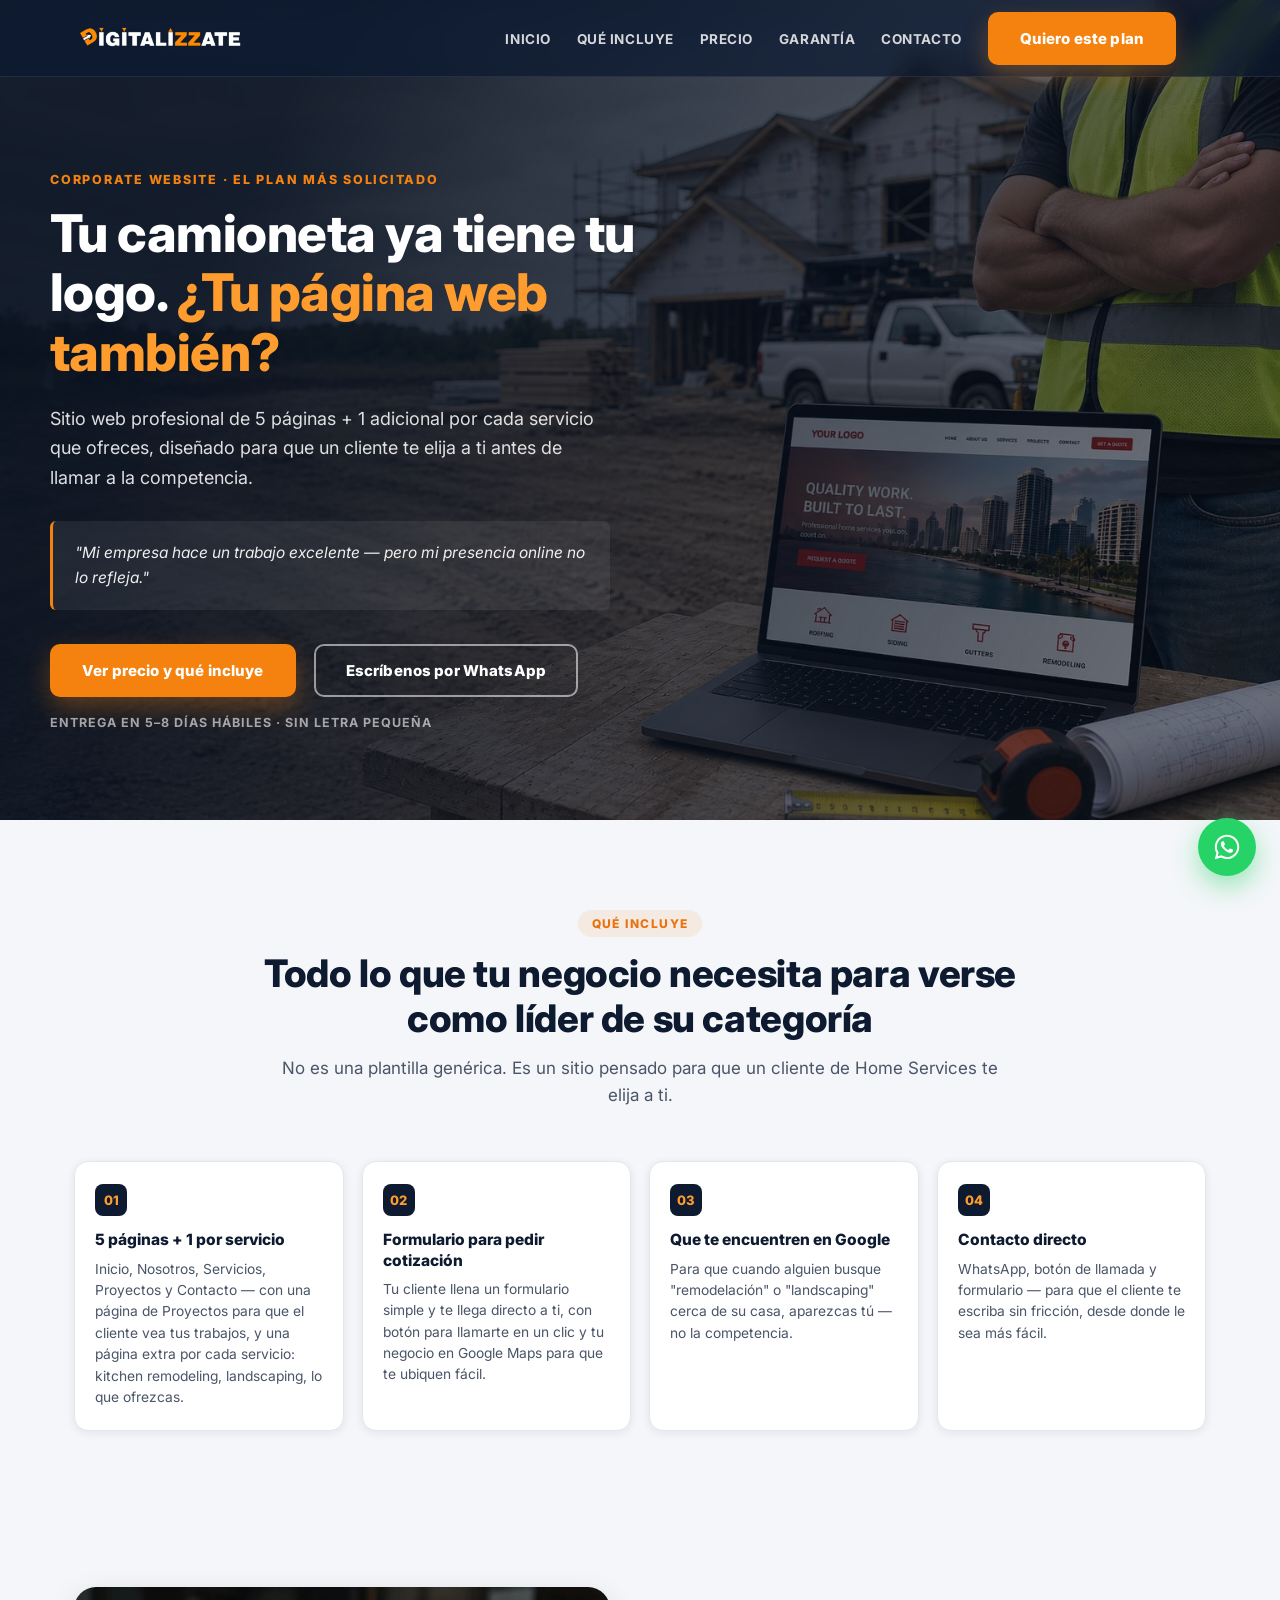
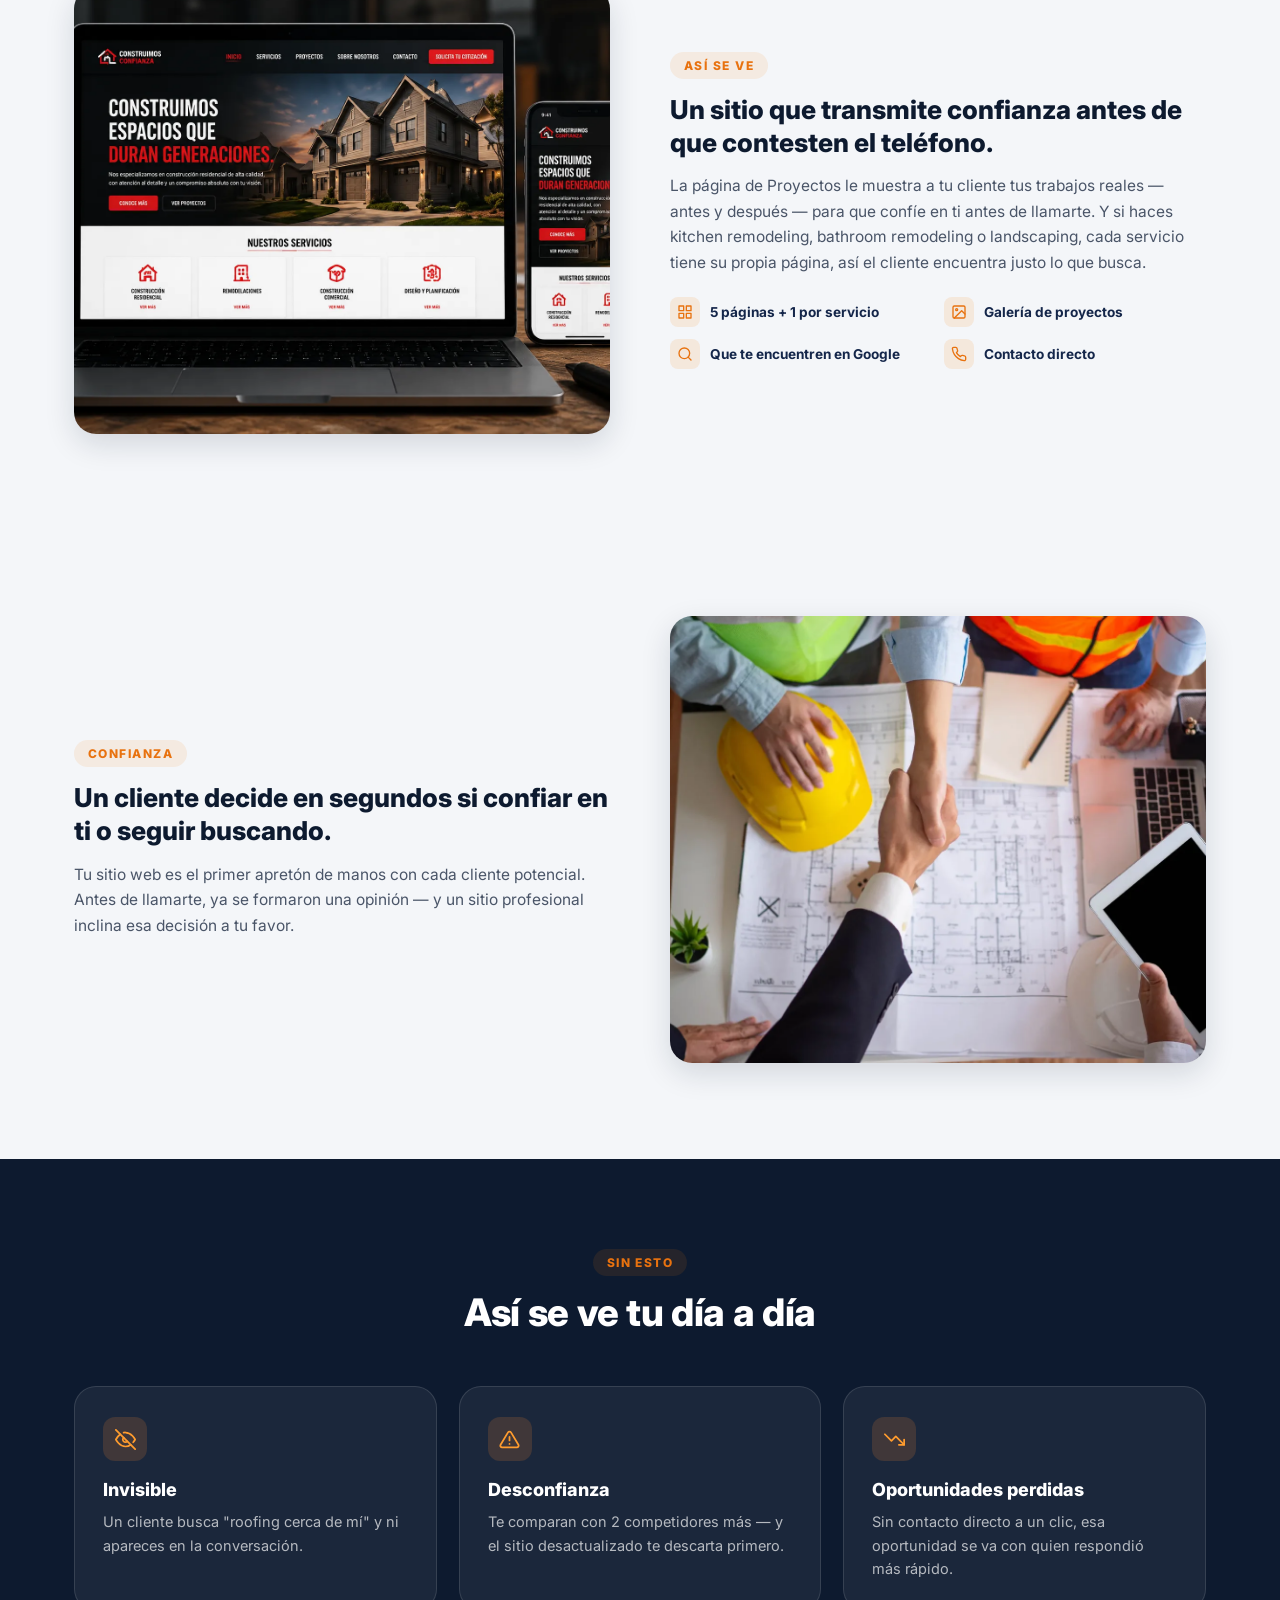
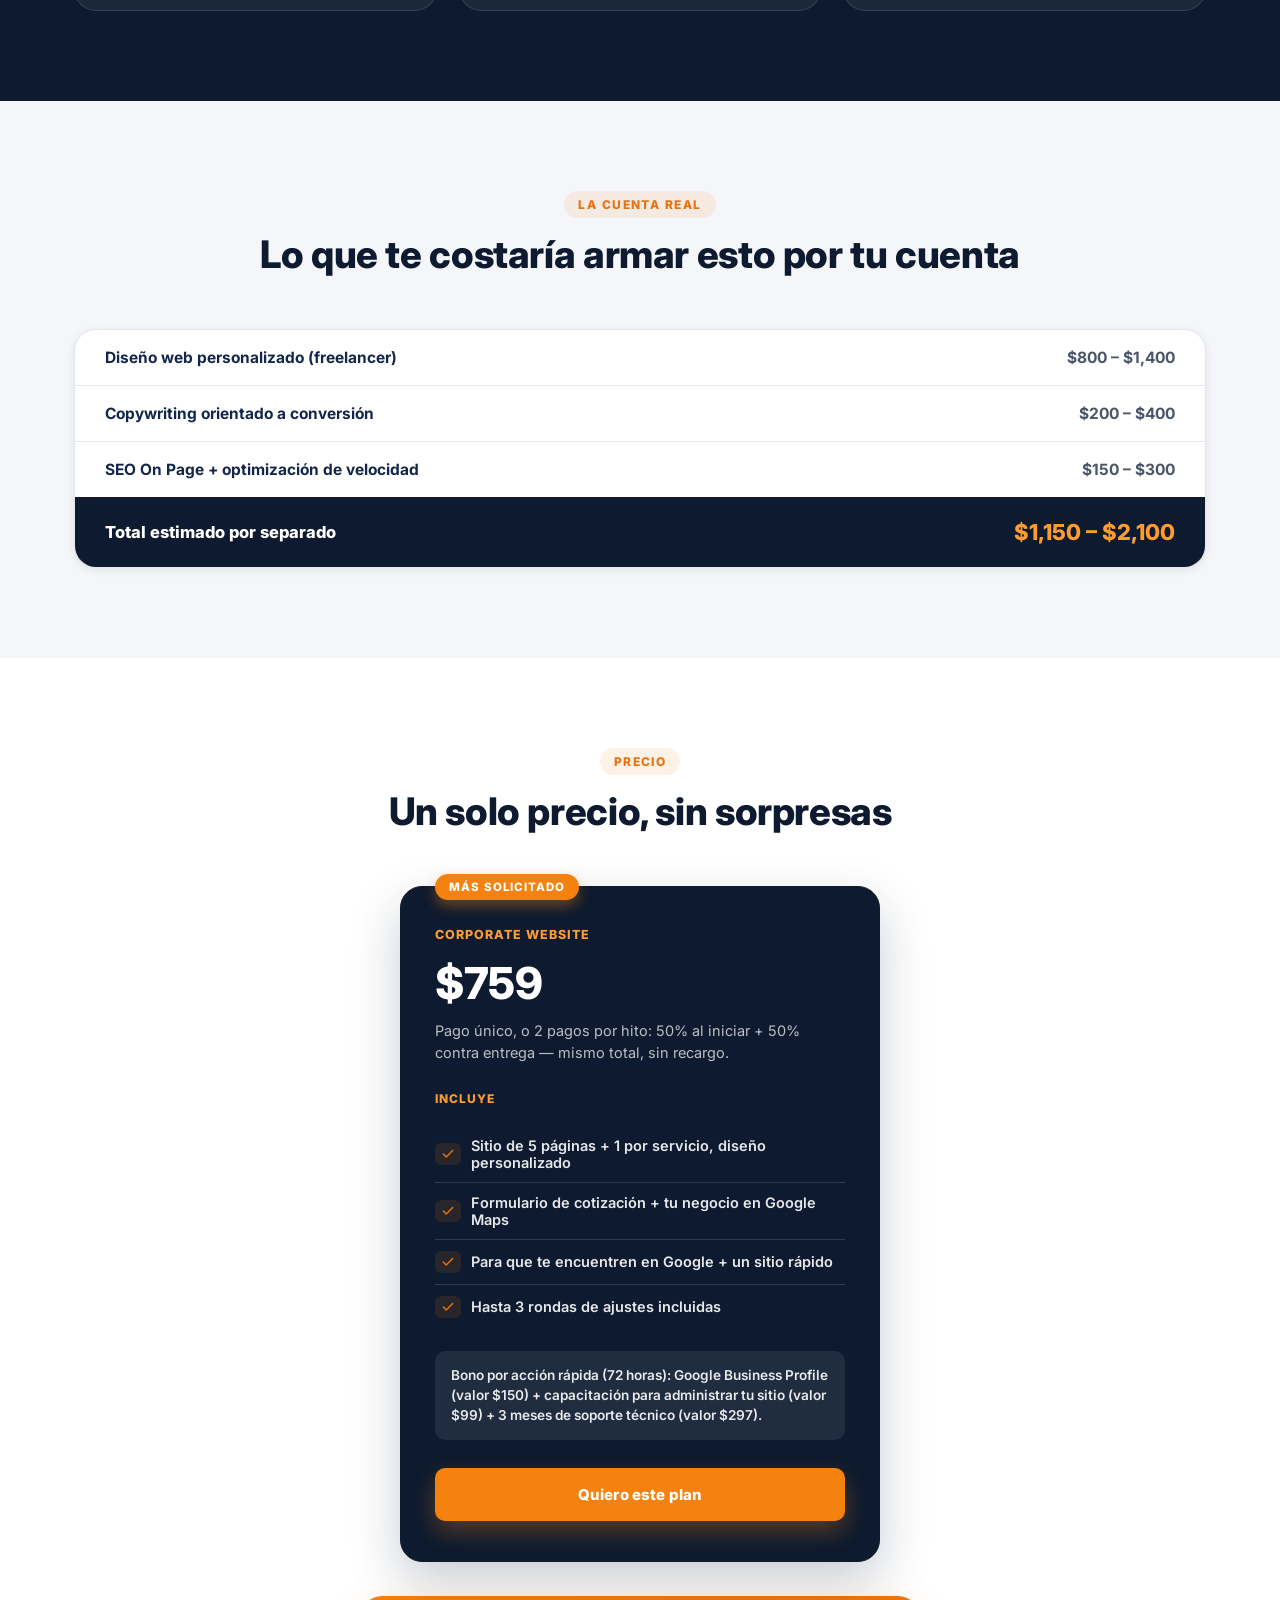
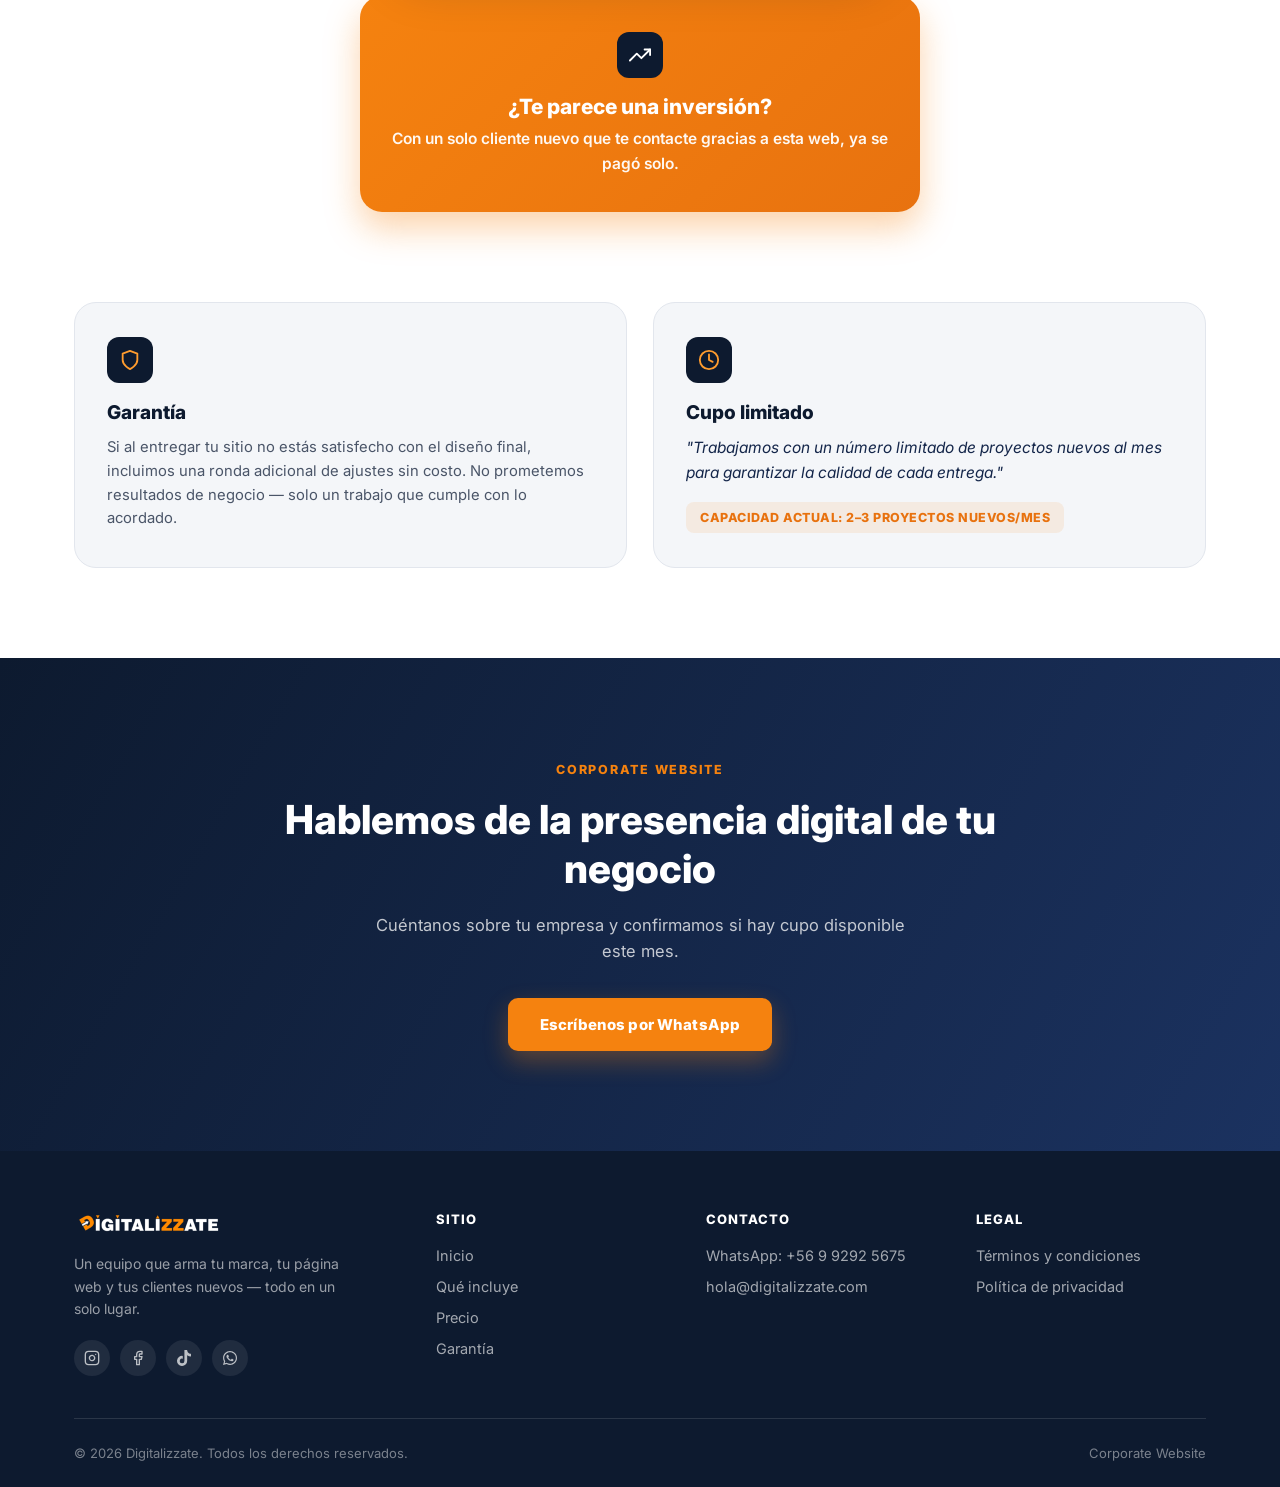
<file: corporate-website.html>
<!DOCTYPE html>
<html lang="es">
<head>
<meta charset="UTF-8">
<meta name="viewport" content="width=device-width, initial-scale=1.0">
<title>Sitio Web para Contratistas Doral-Hialeah | Digitalizzate</title>
<meta name="description" content="Sitio web de 5 páginas + 1 por servicio, por $759, para que contratistas en Doral, Hialeah y Miami-Dade se vean como líderes de su categoría.">
<script type="application/ld+json">
{
  "@context": "https://schema.org",
  "@type": "Service",
  "name": "Corporate Website",
  "serviceType": "Diseño web para contratistas",
  "provider": { "@type": "ProfessionalService", "name": "Digitalizzate" },
  "areaServed": [
    { "@type": "City", "name": "Doral", "containedInPlace": { "@type": "State", "name": "Florida" } },
    { "@type": "City", "name": "Hialeah", "containedInPlace": { "@type": "State", "name": "Florida" } }
  ],
  "offers": {
    "@type": "Offer",
    "price": "759",
    "priceCurrency": "USD"
  }
}
</script>
<link rel="icon" type="image/png" href="assets/img/favicon.png">
<link rel="preconnect" href="https://fonts.googleapis.com">
<link rel="preconnect" href="https://fonts.gstatic.com" crossorigin>
<link href="https://fonts.googleapis.com/css2?family=Inter:wght@400;500;600;700;800&display=swap" rel="stylesheet">
<link rel="stylesheet" href="assets/css/styles.css">
</head>
<body>

<!-- ================= HEADER ================= -->
<header class="header">
  <div class="container header-inner">
    <a href="#inicio" class="logo">
      <img src="assets/img/logo-white.png" alt="Digitalizzate">
    </a>
    <nav class="nav">
      <div class="nav-panel">
        <ul class="nav-links">
          <li><a href="#inicio">Inicio</a></li>
          <li><a href="#incluye">Qué incluye</a></li>
          <li><a href="#precio">Precio</a></li>
          <li><a href="#garantia">Garantía</a></li>
          <li><a href="#contacto">Contacto</a></li>
        </ul>
        <a href="https://api.whatsapp.com/send/?phone=56992925675&text=Hola%2C%20quiero%20informaci%C3%B3n%20sobre%20el%20Corporate%20Website&type=phone_number&app_absent=0" class="btn btn-primary nav-cta" target="_blank" rel="noopener">Quiero este plan</a>
      </div>
      <div class="header-actions">
        <button class="nav-toggle" aria-label="Abrir menú" aria-expanded="false">
          <span></span><span></span><span></span>
        </button>
      </div>
    </nav>
  </div>
</header>

<!-- ================= HERO ================= -->
<section class="hero hero-corporate" id="inicio">
  <div class="hero-container">
  <div class="hero-inner">
    <span class="eyebrow">Corporate Website · El plan más solicitado</span>
    <h1>Tu camioneta ya tiene tu logo. <span class="accent">¿Tu página web también?</span></h1>
    <p class="hero-sub">Sitio web profesional de 5 páginas + 1 adicional por cada servicio que ofreces, diseñado para que un cliente te elija a ti antes de llamar a la competencia.</p>
    <div class="identity-box">
      "Mi empresa hace un trabajo excelente — pero mi presencia online no lo refleja."
    </div>
    <div class="hero-cta">
      <a href="#precio" class="btn btn-primary">Ver precio y qué incluye</a>
      <a href="https://api.whatsapp.com/send/?phone=56992925675&text&type=phone_number&app_absent=0" class="btn btn-outline" target="_blank" rel="noopener">Escríbenos por WhatsApp</a>
    </div>
    <p class="hero-micro">Entrega en 5–8 días hábiles · Sin letra pequeña</p>
  </div>
  </div>
</section>

<!-- ================= QUÉ INCLUYE — RESUMEN ================= -->
<section class="summary" id="incluye">
  <div class="container">
    <div class="section-head">
      <span class="section-tag">Qué incluye</span>
      <h2 class="section-title">Todo lo que tu negocio necesita para verse como líder de su categoría</h2>
      <p class="section-lead" style="margin-left:auto;margin-right:auto;">No es una plantilla genérica. Es un sitio pensado para que un cliente de Home Services te elija a ti.</p>
    </div>

    <div class="summary-grid">
      <div class="summary-card">
        <span class="summary-num">01</span>
        <h3>5 páginas + 1 por servicio</h3>
        <p>Inicio, Nosotros, Servicios, Proyectos y Contacto — con una página de Proyectos para que el cliente vea tus trabajos, y una página extra por cada servicio: kitchen remodeling, landscaping, lo que ofrezcas.</p>
      </div>
      <div class="summary-card">
        <span class="summary-num">02</span>
        <h3>Formulario para pedir cotización</h3>
        <p>Tu cliente llena un formulario simple y te llega directo a ti, con botón para llamarte en un clic y tu negocio en Google Maps para que te ubiquen fácil.</p>
      </div>
      <div class="summary-card">
        <span class="summary-num">03</span>
        <h3>Que te encuentren en Google</h3>
        <p>Para que cuando alguien busque "remodelación" o "landscaping" cerca de su casa, aparezcas tú — no la competencia.</p>
      </div>
      <div class="summary-card">
        <span class="summary-num">04</span>
        <h3>Contacto directo</h3>
        <p>WhatsApp, botón de llamada y formulario — para que el cliente te escriba sin fricción, desde donde le sea más fácil.</p>
      </div>
    </div>
  </div>
</section>

<!-- ================= ASÍ SE VE TU SITIO ================= -->
<section class="features features-single">
  <div class="container">
    <div class="feature-row">
      <div class="feature-media"><img src="assets/img/web-corporativa.webp" alt="Sitio web corporativo Digitalizzate"></div>
      <div class="feature-copy">
        <span class="section-tag">Así se ve</span>
        <h3>Un sitio que transmite confianza antes de que contesten el teléfono.</h3>
        <p>La página de Proyectos le muestra a tu cliente tus trabajos reales — antes y después — para que confíe en ti antes de llamarte. Y si haces kitchen remodeling, bathroom remodeling o landscaping, cada servicio tiene su propia página, así el cliente encuentra justo lo que busca.</p>
        <div class="tag-grid">
          <div class="tag-item"><span class="tag-icon"><svg viewBox="0 0 24 24" fill="none" stroke="currentColor" stroke-width="2" stroke-linecap="round" stroke-linejoin="round"><rect x="3" y="3" width="7" height="7"/><rect x="14" y="3" width="7" height="7"/><rect x="14" y="14" width="7" height="7"/><rect x="3" y="14" width="7" height="7"/></svg></span>5 páginas + 1 por servicio</div>
          <div class="tag-item"><span class="tag-icon"><svg viewBox="0 0 24 24" fill="none" stroke="currentColor" stroke-width="2" stroke-linecap="round" stroke-linejoin="round"><rect x="3" y="3" width="18" height="18" rx="2" ry="2"/><circle cx="8.5" cy="8.5" r="1.5"/><polyline points="21 15 16 10 5 21"/></svg></span>Galería de proyectos</div>
          <div class="tag-item"><span class="tag-icon"><svg viewBox="0 0 24 24" fill="none" stroke="currentColor" stroke-width="2" stroke-linecap="round" stroke-linejoin="round"><circle cx="11" cy="11" r="8"/><line x1="21" y1="21" x2="16.65" y2="16.65"/></svg></span>Que te encuentren en Google</div>
          <div class="tag-item"><span class="tag-icon"><svg viewBox="0 0 24 24" fill="none" stroke="currentColor" stroke-width="2" stroke-linecap="round" stroke-linejoin="round"><path d="M22 16.92v3a2 2 0 0 1-2.18 2 19.79 19.79 0 0 1-8.63-3.07 19.5 19.5 0 0 1-6-6 19.79 19.79 0 0 1-3.07-8.67A2 2 0 0 1 4.11 2h3a2 2 0 0 1 2 1.72c.127.96.361 1.903.7 2.81a2 2 0 0 1-.45 2.11L8.09 9.91a16 16 0 0 0 6 6l1.27-1.27a2 2 0 0 1 2.11-.45c.907.339 1.85.573 2.81.7A2 2 0 0 1 22 16.92z"/></svg></span>Contacto directo</div>
        </div>
      </div>
    </div>
  </div>
</section>

<!-- ================= CONFIANZA ================= -->
<section class="features features-single">
  <div class="container">
    <div class="feature-row reverse">
      <div class="feature-media"><img src="assets/img/handshake-deal.webp" alt="Cliente y contratista cerrando un trato sobre planos de construcción"></div>
      <div class="feature-copy">
        <span class="section-tag">Confianza</span>
        <h3>Un cliente decide en segundos si confiar en ti o seguir buscando.</h3>
        <p>Tu sitio web es el primer apretón de manos con cada cliente potencial. Antes de llamarte, ya se formaron una opinión — y un sitio profesional inclina esa decisión a tu favor.</p>
      </div>
    </div>
  </div>
</section>

<!-- ================= DOLORES ================= -->
<section class="pains">
  <div class="container">
    <div class="section-head">
      <span class="section-tag">Sin esto</span>
      <h2 class="section-title">Así se ve tu día a día</h2>
    </div>

    <div class="pain-grid">
      <div class="pain-card">
        <span class="pain-icon"><svg viewBox="0 0 24 24" fill="none" stroke="currentColor" stroke-width="2" stroke-linecap="round" stroke-linejoin="round"><path d="M17.94 17.94A10.07 10.07 0 0 1 12 20c-7 0-11-8-11-8a18.45 18.45 0 0 1 5.06-5.94M9.9 4.24A9.12 9.12 0 0 1 12 4c7 0 11 8 11 8a18.5 18.5 0 0 1-2.16 3.19m-6.72-1.07a3 3 0 1 1-4.24-4.24"/><line x1="1" y1="1" x2="23" y2="23"/></svg></span>
        <h3>Invisible</h3>
        <p>Un cliente busca "roofing cerca de mí" y ni apareces en la conversación.</p>
      </div>
      <div class="pain-card">
        <span class="pain-icon"><svg viewBox="0 0 24 24" fill="none" stroke="currentColor" stroke-width="2" stroke-linecap="round" stroke-linejoin="round"><path d="M10.29 3.86L1.82 18a2 2 0 0 0 1.71 3h16.94a2 2 0 0 0 1.71-3L13.71 3.86a2 2 0 0 0-3.42 0z"/><line x1="12" y1="9" x2="12" y2="13"/><line x1="12" y1="17" x2="12.01" y2="17"/></svg></span>
        <h3>Desconfianza</h3>
        <p>Te comparan con 2 competidores más — y el sitio desactualizado te descarta primero.</p>
      </div>
      <div class="pain-card">
        <span class="pain-icon"><svg viewBox="0 0 24 24" fill="none" stroke="currentColor" stroke-width="2" stroke-linecap="round" stroke-linejoin="round"><polyline points="23 18 13.5 8.5 8.5 13.5 1 6"/><polyline points="17 18 23 18 23 12"/></svg></span>
        <h3>Oportunidades perdidas</h3>
        <p>Sin contacto directo a un clic, esa oportunidad se va con quien respondió más rápido.</p>
      </div>
    </div>
  </div>
</section>

<!-- ================= VALUE STACK ================= -->
<section class="value">
  <div class="container">
    <div class="section-head">
      <span class="section-tag">La cuenta real</span>
      <h2 class="section-title">Lo que te costaría armar esto por tu cuenta</h2>
    </div>

    <div class="value-table">
      <div class="value-row"><span class="comp">Diseño web personalizado (freelancer)</span><span class="price">$800 – $1,400</span></div>
      <div class="value-row"><span class="comp">Copywriting orientado a conversión</span><span class="price">$200 – $400</span></div>
      <div class="value-row"><span class="comp">SEO On Page + optimización de velocidad</span><span class="price">$150 – $300</span></div>
      <div class="value-total"><span class="comp">Total estimado por separado</span><span class="price">$1,150 – $2,100</span></div>
    </div>
  </div>
</section>

<!-- ================= PRECIO ================= -->
<section class="pricing" id="precio">
  <div class="container">
    <div class="section-head">
      <span class="section-tag">Precio</span>
      <h2 class="section-title">Un solo precio, sin sorpresas</h2>
    </div>

    <div class="price-single">
      <div class="price-card featured">
        <span class="price-ribbon">Más solicitado</span>
        <span class="price-eyebrow">Corporate Website</span>
        <div class="price-amount">$759</div>
        <p class="price-desc">Pago único, o 2 pagos por hito: 50% al iniciar + 50% contra entrega — mismo total, sin recargo.</p>

        <div class="price-section-label">Incluye</div>
        <ul class="content-list on-dark">
          <li><span class="count"><svg viewBox="0 0 24 24" width="14" height="14" fill="none" stroke="currentColor" stroke-width="2.5" stroke-linecap="round" stroke-linejoin="round"><polyline points="20 6 9 17 4 12"/></svg></span>Sitio de 5 páginas + 1 por servicio, diseño personalizado</li>
          <li><span class="count"><svg viewBox="0 0 24 24" width="14" height="14" fill="none" stroke="currentColor" stroke-width="2.5" stroke-linecap="round" stroke-linejoin="round"><polyline points="20 6 9 17 4 12"/></svg></span>Formulario de cotización + tu negocio en Google Maps</li>
          <li><span class="count"><svg viewBox="0 0 24 24" width="14" height="14" fill="none" stroke="currentColor" stroke-width="2.5" stroke-linecap="round" stroke-linejoin="round"><polyline points="20 6 9 17 4 12"/></svg></span>Para que te encuentren en Google + un sitio rápido</li>
          <li><span class="count"><svg viewBox="0 0 24 24" width="14" height="14" fill="none" stroke="currentColor" stroke-width="2.5" stroke-linecap="round" stroke-linejoin="round"><polyline points="20 6 9 17 4 12"/></svg></span>Hasta 3 rondas de ajustes incluidas</li>
        </ul>

        <div class="price-bonus">Bono por acción rápida (72 horas): Google Business Profile (valor $150) + capacitación para administrar tu sitio (valor $99) + 3 meses de soporte técnico (valor $297).</div>
        <a href="https://api.whatsapp.com/send/?phone=56992925675&text=Hola%2C%20quiero%20contratar%20el%20Corporate%20Website%20(%24759)&type=phone_number&app_absent=0" class="btn btn-primary btn-block" target="_blank" rel="noopener">Quiero este plan</a>
      </div>
    </div>

    <div class="reframe-box">
      <span class="reframe-icon"><svg viewBox="0 0 24 24" fill="none" stroke="currentColor" stroke-width="2" stroke-linecap="round" stroke-linejoin="round"><polyline points="23 6 13.5 15.5 8.5 10.5 1 18"/><polyline points="17 6 23 6 23 12"/></svg></span>
      <p class="reframe-q">¿Te parece una inversión?</p>
      <p class="reframe-a">Con un solo cliente nuevo que te contacte gracias a esta web, ya se pagó solo.</p>
    </div>
  </div>
</section>

<!-- ================= GARANTÍA + ESCASEZ ================= -->
<section class="trust" id="garantia">
  <div class="container">
    <div class="trust-grid">
      <div class="trust-card">
        <span class="trust-icon"><svg viewBox="0 0 24 24" fill="none" stroke="currentColor" stroke-width="2" stroke-linecap="round" stroke-linejoin="round"><path d="M12 22s8-4 8-10V5l-8-3-8 3v7c0 6 8 10 8 10z"/></svg></span>
        <h3>Garantía</h3>
        <p>Si al entregar tu sitio no estás satisfecho con el diseño final, incluimos una ronda adicional de ajustes sin costo. No prometemos resultados de negocio — solo un trabajo que cumple con lo acordado.</p>
      </div>
      <div class="trust-card">
        <span class="trust-icon"><svg viewBox="0 0 24 24" fill="none" stroke="currentColor" stroke-width="2" stroke-linecap="round" stroke-linejoin="round"><circle cx="12" cy="12" r="10"/><polyline points="12 6 12 12 16 14"/></svg></span>
        <h3>Cupo limitado</h3>
        <p class="quote">"Trabajamos con un número limitado de proyectos nuevos al mes para garantizar la calidad de cada entrega."</p>
        <span class="capacity">Capacidad actual: 2–3 proyectos nuevos/mes</span>
      </div>
    </div>
  </div>
</section>

<!-- ================= CTA FINAL ================= -->
<section class="final-cta" id="contacto">
  <div class="container">
    <span class="eyebrow">Corporate Website</span>
    <h2>Hablemos de la presencia digital de tu negocio</h2>
    <p>Cuéntanos sobre tu empresa y confirmamos si hay cupo disponible este mes.</p>
    <div class="hero-cta">
      <a href="https://api.whatsapp.com/send/?phone=56992925675&text=Hola%2C%20quiero%20hablar%20sobre%20la%20presencia%20digital%20de%20mi%20negocio&type=phone_number&app_absent=0" class="btn btn-primary" target="_blank" rel="noopener">Escríbenos por WhatsApp</a>
    </div>
  </div>
</section>

<!-- ================= FOOTER ================= -->
<footer class="footer">
  <div class="container">
    <div class="footer-top">
      <div class="footer-brand">
        <img src="assets/img/logo-white.png" alt="Digitalizzate">
        <p>Un equipo que arma tu marca, tu página web y tus clientes nuevos — todo en un solo lugar.</p>
        <div class="footer-social">
          <a href="https://www.instagram.com/digitalizzate/" target="_blank" rel="noopener" aria-label="Instagram"><svg viewBox="0 0 24 24" fill="none" stroke="currentColor" stroke-width="2" stroke-linecap="round" stroke-linejoin="round"><rect x="2" y="2" width="20" height="20" rx="5" ry="5"/><path d="M16 11.37A4 4 0 1 1 12.63 8 4 4 0 0 1 16 11.37z"/><line x1="17.5" y1="6.5" x2="17.5" y2="6.5"/></svg></a>
          <a href="https://www.facebook.com/people/Digitalizzate/61582607105050/" target="_blank" rel="noopener" aria-label="Facebook"><svg viewBox="0 0 24 24" fill="none" stroke="currentColor" stroke-width="2" stroke-linecap="round" stroke-linejoin="round"><path d="M18 2h-3a5 5 0 0 0-5 5v3H7v4h3v8h4v-8h3l1-4h-4V7a1 1 0 0 1 1-1h3z"/></svg></a>
          <a href="https://www.tiktok.com/@digitalizzate_" target="_blank" rel="noopener" aria-label="TikTok"><svg viewBox="0 0 448 512" fill="currentColor"><path d="M448,209.91a210.06,210.06,0,0,1-122.77-39.25V349.38A162.55,162.55,0,1,1,185,188.31V278.2a74.62,74.62,0,1,0,52.23,71.18V0l88,0a121.18,121.18,0,0,0,1.86,22.17h0A122.18,122.18,0,0,0,381,102.39a121.43,121.43,0,0,0,67,20.14Z"/></svg></a>
          <a href="https://api.whatsapp.com/send/?phone=56992925675&text&type=phone_number&app_absent=0" target="_blank" rel="noopener" aria-label="WhatsApp"><svg viewBox="0 0 448 512" fill="currentColor"><path d="M380.9 97.1C339 55.1 283.2 32 223.9 32c-122.4 0-222 99.6-222 222 0 39.1 10.2 77.3 29.6 111L0 480l117.7-30.9c32.4 17.7 68.9 27 106.1 27h.1c122.3 0 224.1-99.6 224.1-222 0-59.3-25.2-115-67.1-157zm-157 341.6c-33.2 0-65.7-8.9-94-25.7l-6.7-4-69.8 18.3L72 359.2l-4.4-7c-18.5-29.4-28.2-63.3-28.2-98.2 0-101.7 82.8-184.5 184.6-184.5 49.3 0 95.6 19.2 130.4 54.1 34.8 34.9 56.2 81.2 56.1 130.5 0 101.8-84.9 184.6-186.6 184.6zm101.2-138.2c-5.5-2.8-32.8-16.2-37.9-18-5.1-1.9-8.8-2.8-12.5 2.8-3.7 5.6-14.3 18-17.6 21.8-3.2 3.7-6.5 4.2-12 1.4-32.6-16.3-54-29.1-75.5-66-5.7-9.8 5.7-9.1 16.3-30.3 1.8-3.7.9-6.9-.5-9.7-1.4-2.8-12.5-30.1-17.1-41.2-4.5-10.8-9.1-9.3-12.5-9.5-3.2-.2-6.9-.2-10.6-.2-3.7 0-9.7 1.4-14.8 6.9-5.1 5.6-19.4 19-19.4 46.3 0 27.3 19.9 53.7 22.6 57.4 2.8 3.7 39.1 59.7 94.8 83.8 35.2 15.2 49 16.5 66.6 13.9 10.7-1.6 32.8-13.4 37.4-26.4 4.6-13 4.6-24.1 3.2-26.4-1.3-2.5-5-3.9-10.5-6.6z"/></svg></a>
        </div>
      </div>
      <div class="footer-col">
        <h4>Sitio</h4>
        <ul class="footer-links">
          <li><a href="#inicio">Inicio</a></li>
          <li><a href="#incluye">Qué incluye</a></li>
          <li><a href="#precio">Precio</a></li>
          <li><a href="#garantia">Garantía</a></li>
        </ul>
      </div>
      <div class="footer-col">
        <h4>Contacto</h4>
        <ul class="footer-links">
          <li><a href="https://api.whatsapp.com/send/?phone=56992925675&text&type=phone_number&app_absent=0" target="_blank" rel="noopener">WhatsApp: +56 9 9292 5675</a></li>
          <li><a href="mailto:hola@digitalizzate.com">hola@digitalizzate.com</a></li>
        </ul>
      </div>
      <div class="footer-col">
        <h4>Legal</h4>
        <ul class="footer-links">
          <li><span>Términos y condiciones</span></li>
          <li><span>Política de privacidad</span></li>
        </ul>
      </div>
    </div>
    <div class="footer-bottom">
      <span>© <span id="year"></span> Digitalizzate. Todos los derechos reservados.</span>
      <span>Corporate Website</span>
    </div>
  </div>
</footer>

<a href="https://api.whatsapp.com/send/?phone=56992925675&text&type=phone_number&app_absent=0" class="float-whatsapp" target="_blank" rel="noopener" aria-label="Escríbenos por WhatsApp">
  <svg viewBox="0 0 448 512" fill="currentColor"><path d="M380.9 97.1C339 55.1 283.2 32 223.9 32c-122.4 0-222 99.6-222 222 0 39.1 10.2 77.3 29.6 111L0 480l117.7-30.9c32.4 17.7 68.9 27 106.1 27h.1c122.3 0 224.1-99.6 224.1-222 0-59.3-25.2-115-67.1-157zm-157 341.6c-33.2 0-65.7-8.9-94-25.7l-6.7-4-69.8 18.3L72 359.2l-4.4-7c-18.5-29.4-28.2-63.3-28.2-98.2 0-101.7 82.8-184.5 184.6-184.5 49.3 0 95.6 19.2 130.4 54.1 34.8 34.9 56.2 81.2 56.1 130.5 0 101.8-84.9 184.6-186.6 184.6zm101.2-138.2c-5.5-2.8-32.8-16.2-37.9-18-5.1-1.9-8.8-2.8-12.5 2.8-3.7 5.6-14.3 18-17.6 21.8-3.2 3.7-6.5 4.2-12 1.4-32.6-16.3-54-29.1-75.5-66-5.7-9.8 5.7-9.1 16.3-30.3 1.8-3.7.9-6.9-.5-9.7-1.4-2.8-12.5-30.1-17.1-41.2-4.5-10.8-9.1-9.3-12.5-9.5-3.2-.2-6.9-.2-10.6-.2-3.7 0-9.7 1.4-14.8 6.9-5.1 5.6-19.4 19-19.4 46.3 0 27.3 19.9 53.7 22.6 57.4 2.8 3.7 39.1 59.7 94.8 83.8 35.2 15.2 49 16.5 66.6 13.9 10.7-1.6 32.8-13.4 37.4-26.4 4.6-13 4.6-24.1 3.2-26.4-1.3-2.5-5-3.9-10.5-6.6z"/></svg>
</a>

<script src="assets/js/main.js"></script>
</body>
</html>
</file>
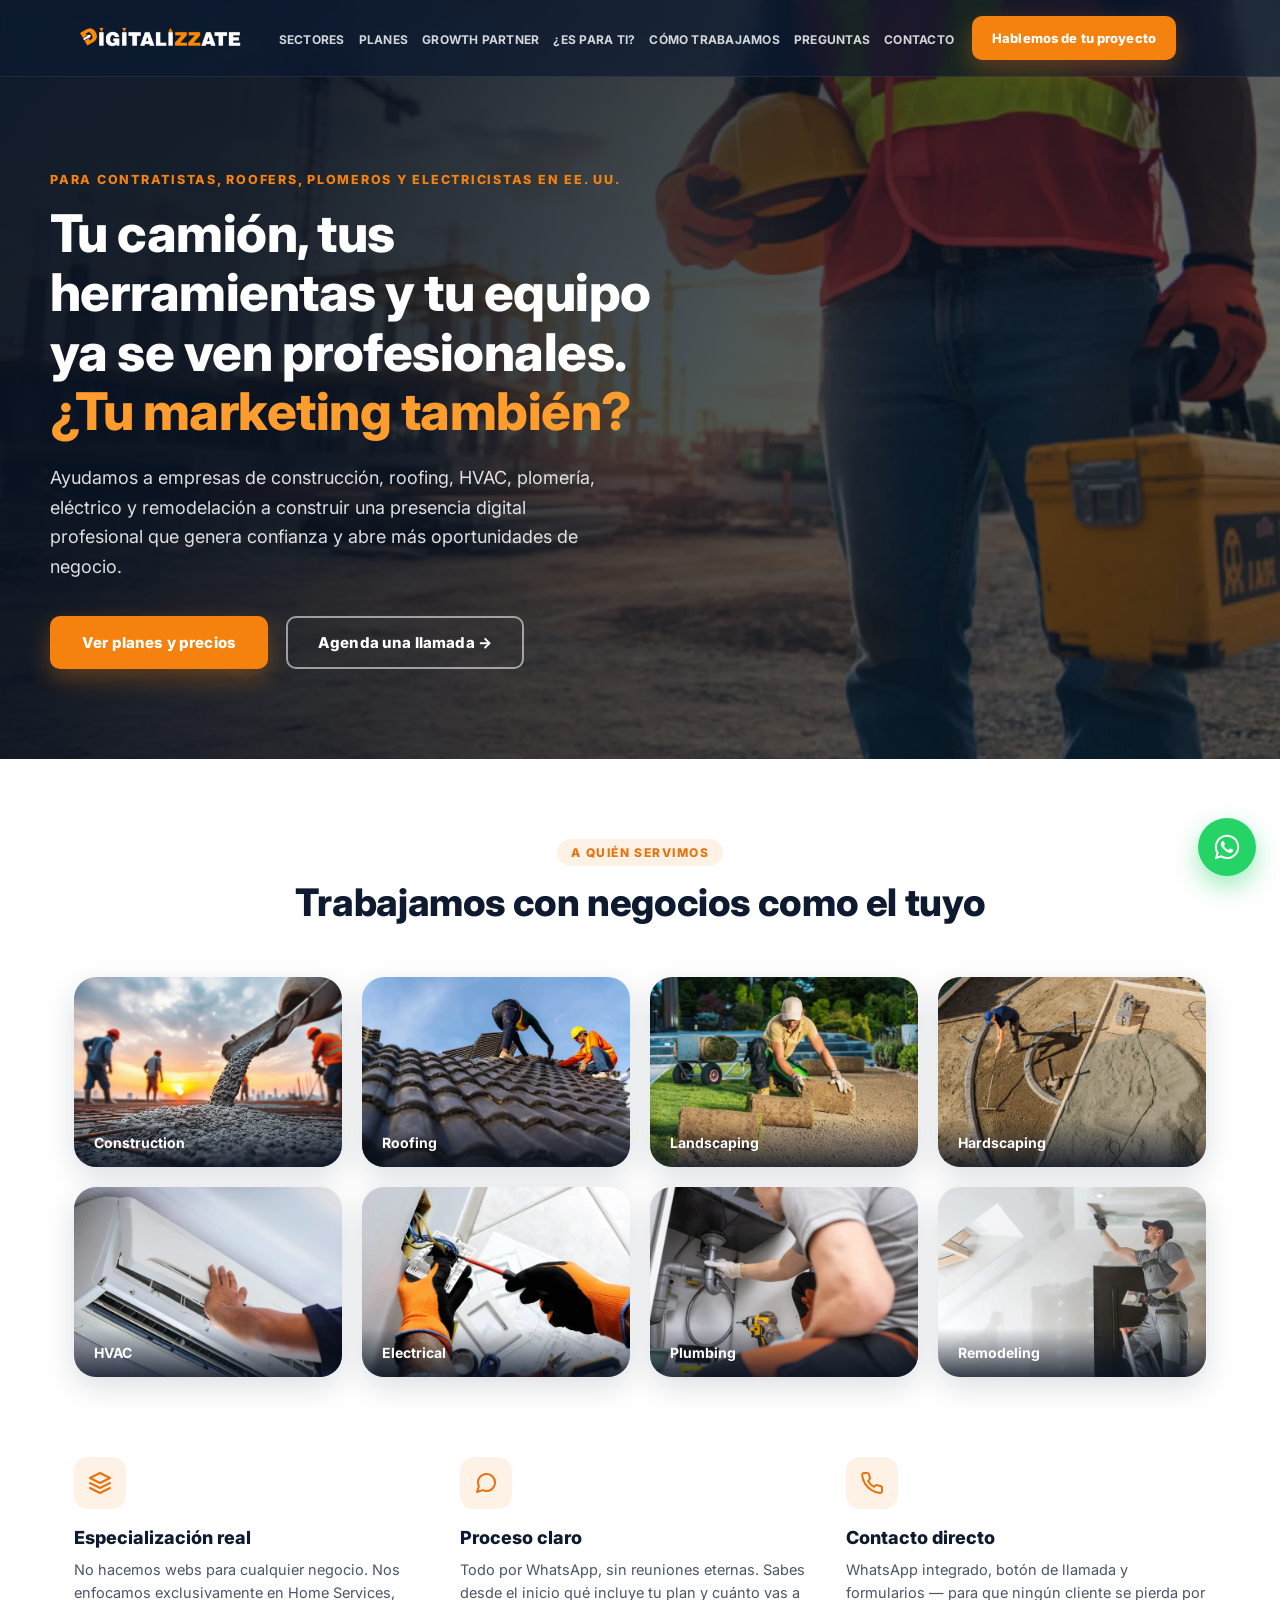
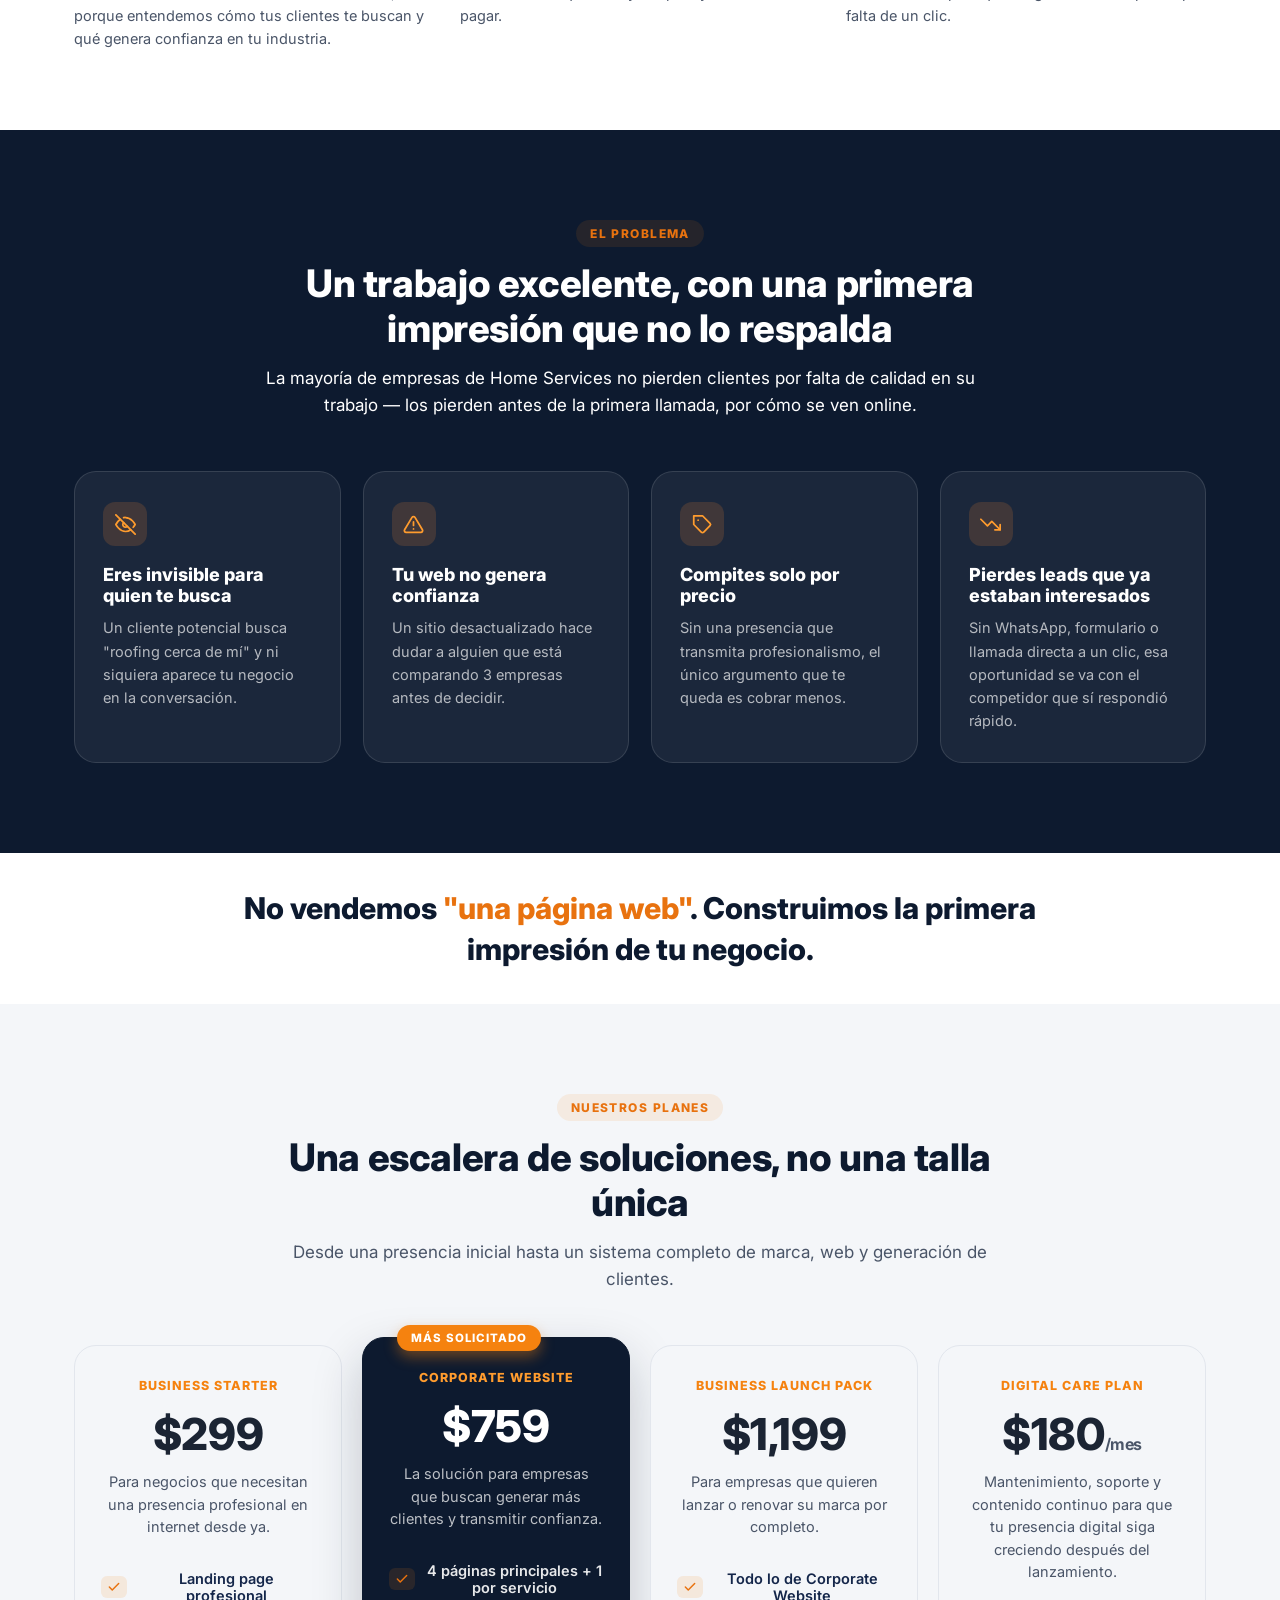
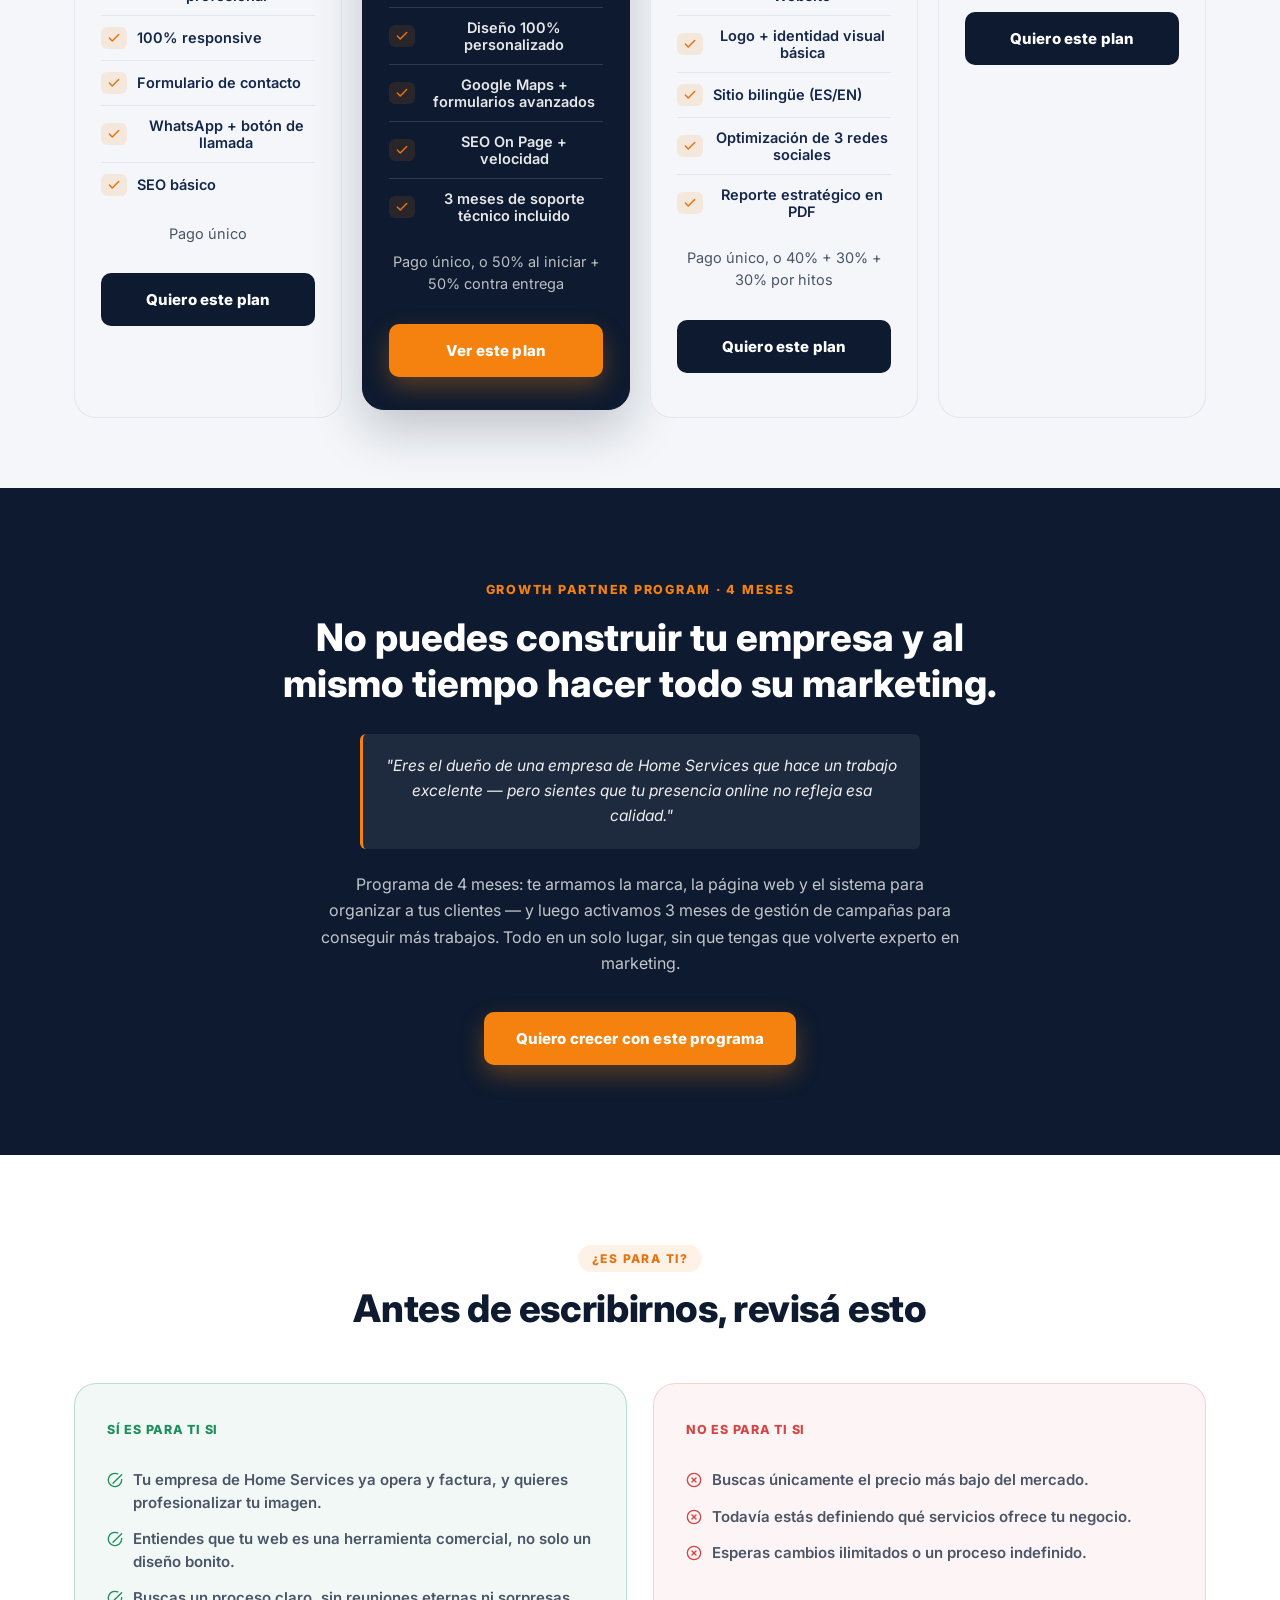
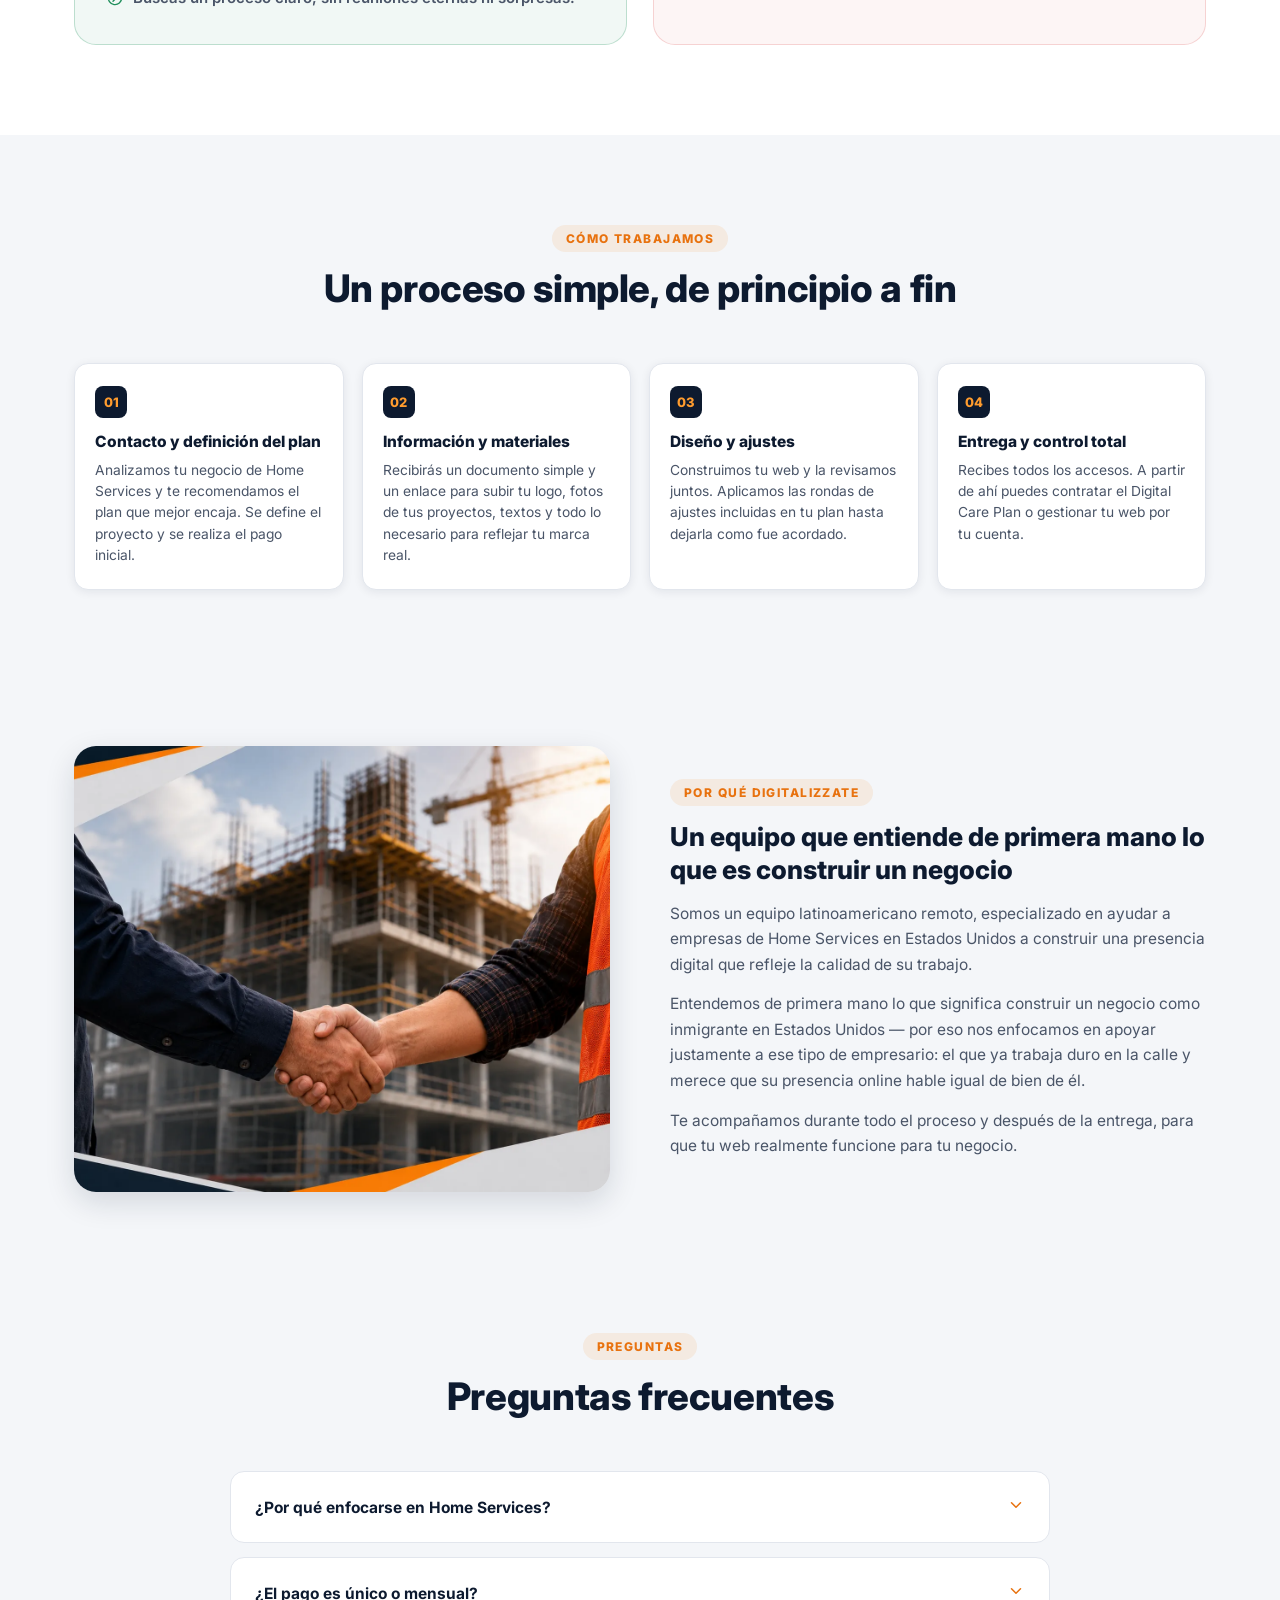
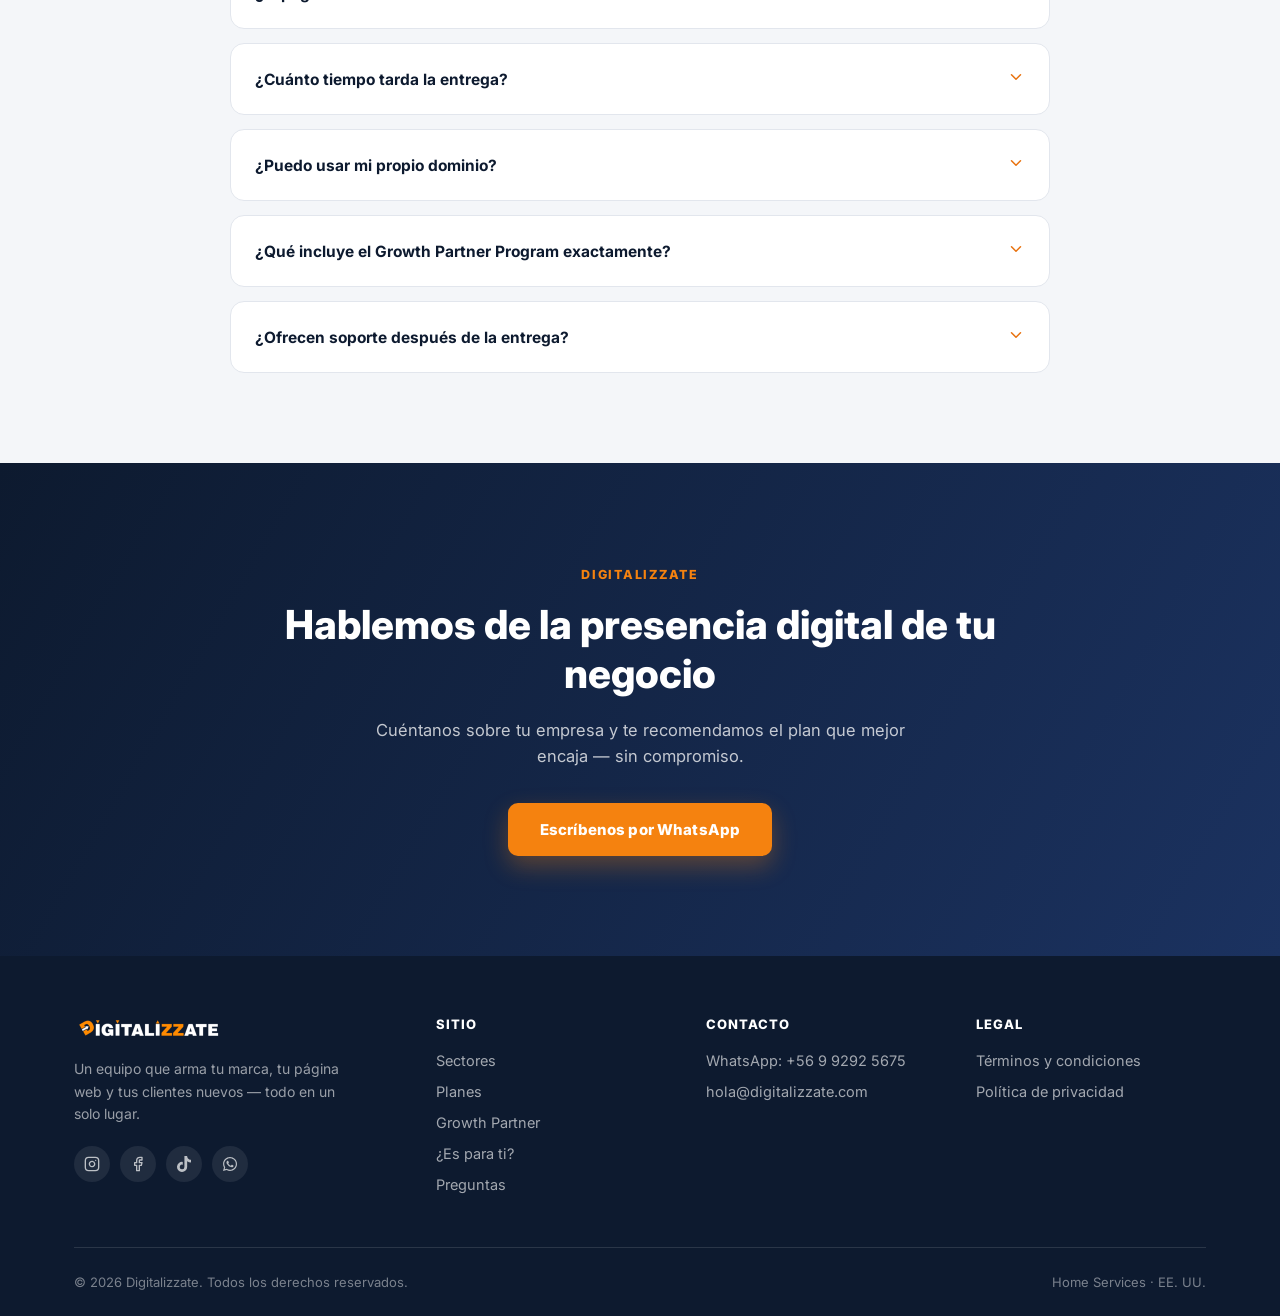
<file: home.html>
<!DOCTYPE html>
<html lang="es">
<head>
<meta charset="UTF-8">
<meta name="viewport" content="width=device-width, initial-scale=1.0">
<title>Diseño Web para Contratistas Doral-Hialeah | Digitalizzate</title>
<meta name="description" content="Ayudamos a contratistas, roofers, plomeros y electricistas en Doral, Hialeah y Miami-Dade a construir una presencia digital que genera confianza y más clientes.">
<script type="application/ld+json">
{
  "@context": "https://schema.org",
  "@type": "ProfessionalService",
  "name": "Digitalizzate",
  "description": "Agencia de diseño web, CRM y marketing digital especializada en empresas de construcción y Home Services.",
  "areaServed": [
    { "@type": "City", "name": "Doral", "containedInPlace": { "@type": "State", "name": "Florida" } },
    { "@type": "City", "name": "Hialeah", "containedInPlace": { "@type": "State", "name": "Florida" } }
  ],
  "url": "https://www.digitalizzate.com/",
  "logo": "https://www.digitalizzate.com/assets/img/logo-color.png",
  "sameAs": [
    "https://www.instagram.com/digitalizzate/",
    "https://www.facebook.com/people/Digitalizzate/61582607105050/",
    "https://www.tiktok.com/@digitalizzate_"
  ]
}
</script>
<link rel="icon" type="image/png" href="assets/img/favicon.png">
<link rel="preconnect" href="https://fonts.googleapis.com">
<link rel="preconnect" href="https://fonts.gstatic.com" crossorigin>
<link href="https://fonts.googleapis.com/css2?family=Inter:wght@400;500;600;700;800&display=swap" rel="stylesheet">
<link rel="stylesheet" href="assets/css/styles.css">
</head>
<body>

<!-- ================= HEADER ================= -->
<header class="header">
  <div class="container header-inner">
    <a href="#inicio" class="logo">
      <img src="assets/img/logo-white.png" alt="Digitalizzate">
    </a>
    <nav class="nav">
      <div class="nav-panel">
        <ul class="nav-links nav-links-full">
          <li><a href="#inicio">Sectores</a></li>
          <li><a href="#planes">Planes</a></li>
          <li><a href="#growth-partner">Growth Partner</a></li>
          <li><a href="#es-para-ti">¿Es para ti?</a></li>
          <li><a href="#como-trabajamos">Cómo trabajamos</a></li>
          <li><a href="#preguntas">Preguntas</a></li>
          <li><a href="#contacto">Contacto</a></li>
        </ul>
        <a href="https://api.whatsapp.com/send/?phone=56992925675&text=Hola%2C%20quiero%20hablar%20sobre%20mi%20proyecto&type=phone_number&app_absent=0" class="btn btn-primary nav-cta" target="_blank" rel="noopener">Hablemos de tu proyecto</a>
      </div>
      <div class="header-actions">
        <button class="nav-toggle" aria-label="Abrir menú" aria-expanded="false">
          <span></span><span></span><span></span>
        </button>
      </div>
    </nav>
  </div>
</header>

<!-- ================= HERO ================= -->
<section class="hero hero-home" id="inicio">
  <div class="hero-container">
  <div class="hero-inner">
    <span class="eyebrow">Para contratistas, roofers, plomeros y electricistas en EE. UU.</span>
    <h1>Tu camión, tus herramientas y tu equipo ya se ven profesionales. <span class="accent">¿Tu marketing también?</span></h1>
    <p class="hero-sub">Ayudamos a empresas de construcción, roofing, HVAC, plomería, eléctrico y remodelación a construir una presencia digital profesional que genera confianza y abre más oportunidades de negocio.</p>
    <div class="hero-cta">
      <a href="#planes" class="btn btn-primary">Ver planes y precios</a>
      <a href="https://api.whatsapp.com/send/?phone=56992925675&text&type=phone_number&app_absent=0" class="btn btn-outline" target="_blank" rel="noopener">Agenda una llamada →</a>
    </div>
  </div>
  </div>
</section>

<!-- ================= TRABAJAMOS CON NEGOCIOS COMO ================= -->
<section class="gallery">
  <div class="container">
    <div class="section-head">
      <span class="section-tag">A quién servimos</span>
      <h2 class="section-title">Trabajamos con negocios como el tuyo</h2>
    </div>
    <div class="gallery-grid">
      <figure class="gallery-item">
        <img src="assets/img/site-concrete-pour.webp" alt="Equipo de construcción vaciando concreto en obra">
        <figcaption>Construction</figcaption>
      </figure>
      <figure class="gallery-item">
        <img src="assets/img/site-roofing.webp" alt="Equipo instalando tejas en un proyecto de roofing">
        <figcaption>Roofing</figcaption>
      </figure>
      <figure class="gallery-item">
        <img src="assets/img/site-landscaping.webp" alt="Instalación de césped en proyecto de landscaping">
        <figcaption>Landscaping</figcaption>
      </figure>
      <figure class="gallery-item">
        <img src="assets/img/site-hardscaping.webp" alt="Instalación de hardscaping con adoquines">
        <figcaption>Hardscaping</figcaption>
      </figure>
      <figure class="gallery-item">
        <img src="assets/img/site-hvac.webp" alt="Técnico revisando una unidad de HVAC">
        <figcaption>HVAC</figcaption>
      </figure>
      <figure class="gallery-item">
        <img src="assets/img/site-electrical.webp" alt="Electricista instalando cableado sobre planos">
        <figcaption>Electrical</figcaption>
      </figure>
      <figure class="gallery-item">
        <img src="assets/img/site-plumbing.webp" alt="Plomero reparando tubería bajo un lavamanos">
        <figcaption>Plumbing</figcaption>
      </figure>
      <figure class="gallery-item">
        <img src="assets/img/site-remodeling.webp" alt="Trabajador terminando drywall en una remodelación">
        <figcaption>Remodeling</figcaption>
      </figure>
    </div>
  </div>
</section>

<!-- ================= LA DIFERENCIA ================= -->
<section class="diff">
  <div class="container">
    <div class="diff-grid">
      <div class="diff-card">
        <span class="diff-icon"><svg viewBox="0 0 24 24" fill="none" stroke="currentColor" stroke-width="2" stroke-linecap="round" stroke-linejoin="round"><path d="M12 2 2 7l10 5 10-5-10-5z"/><path d="M2 17l10 5 10-5"/><path d="M2 12l10 5 10-5"/></svg></span>
        <h3>Especialización real</h3>
        <p>No hacemos webs para cualquier negocio. Nos enfocamos exclusivamente en Home Services, porque entendemos cómo tus clientes te buscan y qué genera confianza en tu industria.</p>
      </div>
      <div class="diff-card">
        <span class="diff-icon"><svg viewBox="0 0 24 24" fill="none" stroke="currentColor" stroke-width="2" stroke-linecap="round" stroke-linejoin="round"><path d="M21 11.5a8.38 8.38 0 0 1-.9 3.8 8.5 8.5 0 0 1-7.6 4.7 8.38 8.38 0 0 1-3.8-.9L3 21l1.9-5.7a8.38 8.38 0 0 1-.9-3.8 8.5 8.5 0 0 1 4.7-7.6 8.38 8.38 0 0 1 3.8-.9h.5a8.48 8.48 0 0 1 8 8v.5z"/></svg></span>
        <h3>Proceso claro</h3>
        <p>Todo por WhatsApp, sin reuniones eternas. Sabes desde el inicio qué incluye tu plan y cuánto vas a pagar.</p>
      </div>
      <div class="diff-card">
        <span class="diff-icon"><svg viewBox="0 0 24 24" fill="none" stroke="currentColor" stroke-width="2" stroke-linecap="round" stroke-linejoin="round"><path d="M22 16.92v3a2 2 0 0 1-2.18 2 19.79 19.79 0 0 1-8.63-3.07 19.5 19.5 0 0 1-6-6 19.79 19.79 0 0 1-3.07-8.67A2 2 0 0 1 4.11 2h3a2 2 0 0 1 2 1.72c.127.96.361 1.903.7 2.81a2 2 0 0 1-.45 2.11L8.09 9.91a16 16 0 0 0 6 6l1.27-1.27a2 2 0 0 1 2.11-.45c.907.339 1.85.573 2.81.7A2 2 0 0 1 22 16.92z"/></svg></span>
        <h3>Contacto directo</h3>
        <p>WhatsApp integrado, botón de llamada y formularios — para que ningún cliente se pierda por falta de un clic.</p>
      </div>
    </div>
  </div>
</section>

<!-- ================= EL PROBLEMA ================= -->
<section class="pains">
  <div class="container">
    <div class="section-head">
      <span class="section-tag">El problema</span>
      <h2 class="section-title">Un trabajo excelente, con una primera impresión que no lo respalda</h2>
      <p class="section-lead">La mayoría de empresas de Home Services no pierden clientes por falta de calidad en su trabajo — los pierden antes de la primera llamada, por cómo se ven online.</p>
    </div>

    <div class="pain-grid pain-grid-4">
      <div class="pain-card">
        <span class="pain-icon"><svg viewBox="0 0 24 24" fill="none" stroke="currentColor" stroke-width="2" stroke-linecap="round" stroke-linejoin="round"><path d="M17.94 17.94A10.07 10.07 0 0 1 12 20c-7 0-11-8-11-8a18.45 18.45 0 0 1 5.06-5.94M9.9 4.24A9.12 9.12 0 0 1 12 4c7 0 11 8 11 8a18.5 18.5 0 0 1-2.16 3.19m-6.72-1.07a3 3 0 1 1-4.24-4.24"/><line x1="1" y1="1" x2="23" y2="23"/></svg></span>
        <h3>Eres invisible para quien te busca</h3>
        <p>Un cliente potencial busca "roofing cerca de mí" y ni siquiera aparece tu negocio en la conversación.</p>
      </div>
      <div class="pain-card">
        <span class="pain-icon"><svg viewBox="0 0 24 24" fill="none" stroke="currentColor" stroke-width="2" stroke-linecap="round" stroke-linejoin="round"><path d="M10.29 3.86L1.82 18a2 2 0 0 0 1.71 3h16.94a2 2 0 0 0 1.71-3L13.71 3.86a2 2 0 0 0-3.42 0z"/><line x1="12" y1="9" x2="12" y2="13"/><line x1="12" y1="17" x2="12.01" y2="17"/></svg></span>
        <h3>Tu web no genera confianza</h3>
        <p>Un sitio desactualizado hace dudar a alguien que está comparando 3 empresas antes de decidir.</p>
      </div>
      <div class="pain-card">
        <span class="pain-icon"><svg viewBox="0 0 24 24" fill="none" stroke="currentColor" stroke-width="2" stroke-linecap="round" stroke-linejoin="round"><path d="M20.59 13.41L13.42 20.58a2 2 0 0 1-2.83 0L2 12V2h10l8.59 8.59a2 2 0 0 1 0 2.82Z"/><line x1="7" y1="7" x2="7.01" y2="7"/></svg></span>
        <h3>Compites solo por precio</h3>
        <p>Sin una presencia que transmita profesionalismo, el único argumento que te queda es cobrar menos.</p>
      </div>
      <div class="pain-card">
        <span class="pain-icon"><svg viewBox="0 0 24 24" fill="none" stroke="currentColor" stroke-width="2" stroke-linecap="round" stroke-linejoin="round"><polyline points="23 18 13.5 8.5 8.5 13.5 1 6"/><polyline points="17 18 23 18 23 12"/></svg></span>
        <h3>Pierdes leads que ya estaban interesados</h3>
        <p>Sin WhatsApp, formulario o llamada directa a un clic, esa oportunidad se va con el competidor que sí respondió rápido.</p>
      </div>
    </div>
  </div>
</section>

<!-- ================= FRASE DE POSICIONAMIENTO ================= -->
<section class="positioning">
  <div class="container">
    <p class="positioning-quote">No vendemos <span>"una página web"</span>. Construimos la primera impresión de tu negocio.</p>
  </div>
</section>

<!-- ================= PLANES ================= -->
<section class="summary" id="planes">
  <div class="container">
    <div class="section-head">
      <span class="section-tag">Nuestros planes</span>
      <h2 class="section-title">Una escalera de soluciones, no una talla única</h2>
      <p class="section-lead" style="margin-left:auto;margin-right:auto;">Desde una presencia inicial hasta un sistema completo de marca, web y generación de clientes.</p>
    </div>

    <div class="plans-grid">
      <div class="price-card">
        <span class="price-eyebrow">Business Starter</span>
        <div class="price-amount">$299</div>
        <p class="price-desc">Para negocios que necesitan una presencia profesional en internet desde ya.</p>
        <ul class="content-list">
          <li><span class="count"><svg viewBox="0 0 24 24" width="14" height="14" fill="none" stroke="currentColor" stroke-width="2.5" stroke-linecap="round" stroke-linejoin="round"><polyline points="20 6 9 17 4 12"/></svg></span>Landing page profesional</li>
          <li><span class="count"><svg viewBox="0 0 24 24" width="14" height="14" fill="none" stroke="currentColor" stroke-width="2.5" stroke-linecap="round" stroke-linejoin="round"><polyline points="20 6 9 17 4 12"/></svg></span>100% responsive</li>
          <li><span class="count"><svg viewBox="0 0 24 24" width="14" height="14" fill="none" stroke="currentColor" stroke-width="2.5" stroke-linecap="round" stroke-linejoin="round"><polyline points="20 6 9 17 4 12"/></svg></span>Formulario de contacto</li>
          <li><span class="count"><svg viewBox="0 0 24 24" width="14" height="14" fill="none" stroke="currentColor" stroke-width="2.5" stroke-linecap="round" stroke-linejoin="round"><polyline points="20 6 9 17 4 12"/></svg></span>WhatsApp + botón de llamada</li>
          <li><span class="count"><svg viewBox="0 0 24 24" width="14" height="14" fill="none" stroke="currentColor" stroke-width="2.5" stroke-linecap="round" stroke-linejoin="round"><polyline points="20 6 9 17 4 12"/></svg></span>SEO básico</li>
        </ul>
        <p class="price-desc" style="margin-top:16px;">Pago único</p>
        <a href="https://api.whatsapp.com/send/?phone=56992925675&text=Hola%2C%20quiero%20el%20plan%20Business%20Starter%20(%24299)&type=phone_number&app_absent=0" class="btn btn-dark btn-block" target="_blank" rel="noopener">Quiero este plan</a>
      </div>

      <div class="price-card featured">
        <span class="price-ribbon">Más solicitado</span>
        <span class="price-eyebrow">Corporate Website</span>
        <div class="price-amount">$759</div>
        <p class="price-desc">La solución para empresas que buscan generar más clientes y transmitir confianza.</p>
        <ul class="content-list on-dark">
          <li><span class="count"><svg viewBox="0 0 24 24" width="14" height="14" fill="none" stroke="currentColor" stroke-width="2.5" stroke-linecap="round" stroke-linejoin="round"><polyline points="20 6 9 17 4 12"/></svg></span>4 páginas principales + 1 por servicio</li>
          <li><span class="count"><svg viewBox="0 0 24 24" width="14" height="14" fill="none" stroke="currentColor" stroke-width="2.5" stroke-linecap="round" stroke-linejoin="round"><polyline points="20 6 9 17 4 12"/></svg></span>Diseño 100% personalizado</li>
          <li><span class="count"><svg viewBox="0 0 24 24" width="14" height="14" fill="none" stroke="currentColor" stroke-width="2.5" stroke-linecap="round" stroke-linejoin="round"><polyline points="20 6 9 17 4 12"/></svg></span>Google Maps + formularios avanzados</li>
          <li><span class="count"><svg viewBox="0 0 24 24" width="14" height="14" fill="none" stroke="currentColor" stroke-width="2.5" stroke-linecap="round" stroke-linejoin="round"><polyline points="20 6 9 17 4 12"/></svg></span>SEO On Page + velocidad</li>
          <li><span class="count"><svg viewBox="0 0 24 24" width="14" height="14" fill="none" stroke="currentColor" stroke-width="2.5" stroke-linecap="round" stroke-linejoin="round"><polyline points="20 6 9 17 4 12"/></svg></span>3 meses de soporte técnico incluido</li>
        </ul>
        <p class="price-desc" style="margin-top:16px; color:rgba(255,255,255,0.72);">Pago único, o 50% al iniciar + 50% contra entrega</p>
        <a href="https://digitalizzate.com/sitio-web-para-contratistas-doral-hialeah/" class="btn btn-primary btn-block">Ver este plan</a>
      </div>

      <div class="price-card">
        <span class="price-eyebrow">Business Launch Pack</span>
        <div class="price-amount">$1,199</div>
        <p class="price-desc">Para empresas que quieren lanzar o renovar su marca por completo.</p>
        <ul class="content-list">
          <li><span class="count"><svg viewBox="0 0 24 24" width="14" height="14" fill="none" stroke="currentColor" stroke-width="2.5" stroke-linecap="round" stroke-linejoin="round"><polyline points="20 6 9 17 4 12"/></svg></span>Todo lo de Corporate Website</li>
          <li><span class="count"><svg viewBox="0 0 24 24" width="14" height="14" fill="none" stroke="currentColor" stroke-width="2.5" stroke-linecap="round" stroke-linejoin="round"><polyline points="20 6 9 17 4 12"/></svg></span>Logo + identidad visual básica</li>
          <li><span class="count"><svg viewBox="0 0 24 24" width="14" height="14" fill="none" stroke="currentColor" stroke-width="2.5" stroke-linecap="round" stroke-linejoin="round"><polyline points="20 6 9 17 4 12"/></svg></span>Sitio bilingüe (ES/EN)</li>
          <li><span class="count"><svg viewBox="0 0 24 24" width="14" height="14" fill="none" stroke="currentColor" stroke-width="2.5" stroke-linecap="round" stroke-linejoin="round"><polyline points="20 6 9 17 4 12"/></svg></span>Optimización de 3 redes sociales</li>
          <li><span class="count"><svg viewBox="0 0 24 24" width="14" height="14" fill="none" stroke="currentColor" stroke-width="2.5" stroke-linecap="round" stroke-linejoin="round"><polyline points="20 6 9 17 4 12"/></svg></span>Reporte estratégico en PDF</li>
        </ul>
        <p class="price-desc" style="margin-top:16px;">Pago único, o 40% + 30% + 30% por hitos</p>
        <a href="https://api.whatsapp.com/send/?phone=56992925675&text=Hola%2C%20quiero%20el%20plan%20Business%20Launch%20Pack%20(%241%2C199)&type=phone_number&app_absent=0" class="btn btn-dark btn-block" target="_blank" rel="noopener">Quiero este plan</a>
      </div>

      <div class="price-card">
        <span class="price-eyebrow">Digital Care Plan</span>
        <div class="price-amount">$180<span>/mes</span></div>
        <p class="price-desc">Mantenimiento, soporte y contenido continuo para que tu presencia digital siga creciendo después del lanzamiento.</p>
        <a href="https://api.whatsapp.com/send/?phone=56992925675&text=Hola%2C%20quiero%20informaci%C3%B3n%20sobre%20el%20Digital%20Care%20Plan&type=phone_number&app_absent=0" class="btn btn-dark btn-block" target="_blank" rel="noopener">Quiero este plan</a>
      </div>
    </div>
  </div>
</section>

<!-- ================= GROWTH PARTNER PROGRAM (FLAGSHIP) ================= -->
<section class="flagship" id="growth-partner">
  <div class="container">
    <div class="flagship-head">
      <span class="eyebrow">Growth Partner Program · 4 meses</span>
      <h2>No puedes construir tu empresa y al mismo tiempo hacer todo su marketing.</h2>
      <div class="identity-box">
        "Eres el dueño de una empresa de Home Services que hace un trabajo excelente — pero sientes que tu presencia online no refleja esa calidad."
      </div>
      <p class="flagship-sub">Programa de 4 meses: te armamos la marca, la página web y el sistema para organizar a tus clientes — y luego activamos 3 meses de gestión de campañas para conseguir más trabajos. Todo en un solo lugar, sin que tengas que volverte experto en marketing.</p>
    </div>

    <div class="flagship-cta">
      <a href="https://digitalizzate.com/growth-partner-program-en-doral-hialeah/" class="btn btn-primary">Quiero crecer con este programa</a>
    </div>
  </div>
</section>

<!-- ================= ¿ES PARA TI? ================= -->
<section class="fit" id="es-para-ti">
  <div class="container">
    <div class="section-head">
      <span class="section-tag">¿Es para ti?</span>
      <h2 class="section-title">Antes de escribirnos, revisá esto</h2>
    </div>

    <div class="fit-grid">
      <div class="fit-card yes">
        <span class="fit-label">Sí es para ti si</span>
        <ul class="compare-list">
          <li><svg viewBox="0 0 24 24" fill="none" stroke="currentColor" stroke-width="2" stroke-linecap="round" stroke-linejoin="round"><path d="M22 11.08V12a10 10 0 1 1-5.93-9.14"/><polyline points="22 4 12 14.01 9 17.01"/></svg>Tu empresa de Home Services ya opera y factura, y quieres profesionalizar tu imagen.</li>
          <li><svg viewBox="0 0 24 24" fill="none" stroke="currentColor" stroke-width="2" stroke-linecap="round" stroke-linejoin="round"><path d="M22 11.08V12a10 10 0 1 1-5.93-9.14"/><polyline points="22 4 12 14.01 9 17.01"/></svg>Entiendes que tu web es una herramienta comercial, no solo un diseño bonito.</li>
          <li><svg viewBox="0 0 24 24" fill="none" stroke="currentColor" stroke-width="2" stroke-linecap="round" stroke-linejoin="round"><path d="M22 11.08V12a10 10 0 1 1-5.93-9.14"/><polyline points="22 4 12 14.01 9 17.01"/></svg>Buscas un proceso claro, sin reuniones eternas ni sorpresas.</li>
        </ul>
      </div>
      <div class="fit-card no">
        <span class="fit-label">No es para ti si</span>
        <ul class="compare-list">
          <li><svg viewBox="0 0 24 24" fill="none" stroke="currentColor" stroke-width="2" stroke-linecap="round" stroke-linejoin="round"><circle cx="12" cy="12" r="10"/><line x1="15" y1="9" x2="9" y2="15"/><line x1="9" y1="9" x2="15" y2="15"/></svg>Buscas únicamente el precio más bajo del mercado.</li>
          <li><svg viewBox="0 0 24 24" fill="none" stroke="currentColor" stroke-width="2" stroke-linecap="round" stroke-linejoin="round"><circle cx="12" cy="12" r="10"/><line x1="15" y1="9" x2="9" y2="15"/><line x1="9" y1="9" x2="15" y2="15"/></svg>Todavía estás definiendo qué servicios ofrece tu negocio.</li>
          <li><svg viewBox="0 0 24 24" fill="none" stroke="currentColor" stroke-width="2" stroke-linecap="round" stroke-linejoin="round"><circle cx="12" cy="12" r="10"/><line x1="15" y1="9" x2="9" y2="15"/><line x1="9" y1="9" x2="15" y2="15"/></svg>Esperas cambios ilimitados o un proceso indefinido.</li>
        </ul>
      </div>
    </div>
  </div>
</section>

<!-- ================= CÓMO TRABAJAMOS ================= -->
<section class="summary" id="como-trabajamos">
  <div class="container">
    <div class="section-head">
      <span class="section-tag">Cómo trabajamos</span>
      <h2 class="section-title">Un proceso simple, de principio a fin</h2>
    </div>

    <div class="summary-grid">
      <div class="summary-card">
        <span class="summary-num">01</span>
        <h3>Contacto y definición del plan</h3>
        <p>Analizamos tu negocio de Home Services y te recomendamos el plan que mejor encaja. Se define el proyecto y se realiza el pago inicial.</p>
      </div>
      <div class="summary-card">
        <span class="summary-num">02</span>
        <h3>Información y materiales</h3>
        <p>Recibirás un documento simple y un enlace para subir tu logo, fotos de tus proyectos, textos y todo lo necesario para reflejar tu marca real.</p>
      </div>
      <div class="summary-card">
        <span class="summary-num">03</span>
        <h3>Diseño y ajustes</h3>
        <p>Construimos tu web y la revisamos juntos. Aplicamos las rondas de ajustes incluidas en tu plan hasta dejarla como fue acordado.</p>
      </div>
      <div class="summary-card">
        <span class="summary-num">04</span>
        <h3>Entrega y control total</h3>
        <p>Recibes todos los accesos. A partir de ahí puedes contratar el Digital Care Plan o gestionar tu web por tu cuenta.</p>
      </div>
    </div>
  </div>
</section>

<!-- ================= POR QUÉ DIGITALIZZATE ================= -->
<section class="features features-single">
  <div class="container">
    <div class="feature-row">
      <div class="feature-media"><img src="assets/img/acompanamiento.webp" alt="Equipo de Digitalizzate acompañando a sus clientes"></div>
      <div class="feature-copy">
        <span class="section-tag">Por qué Digitalizzate</span>
        <h3>Un equipo que entiende de primera mano lo que es construir un negocio</h3>
        <p>Somos un equipo latinoamericano remoto, especializado en ayudar a empresas de Home Services en Estados Unidos a construir una presencia digital que refleje la calidad de su trabajo.</p>
        <p>Entendemos de primera mano lo que significa construir un negocio como inmigrante en Estados Unidos — por eso nos enfocamos en apoyar justamente a ese tipo de empresario: el que ya trabaja duro en la calle y merece que su presencia online hable igual de bien de él.</p>
        <p>Te acompañamos durante todo el proceso y después de la entrega, para que tu web realmente funcione para tu negocio.</p>
      </div>
    </div>
  </div>
</section>

<!-- ================= PREGUNTAS FRECUENTES ================= -->
<section class="faq" id="preguntas">
  <div class="container">
    <div class="section-head">
      <span class="section-tag">Preguntas</span>
      <h2 class="section-title">Preguntas frecuentes</h2>
    </div>

    <div class="faq-list">
      <details class="faq-item">
        <summary>¿Por qué enfocarse en Home Services?<span class="faq-chevron"><svg viewBox="0 0 24 24" fill="none" stroke="currentColor" stroke-width="2" stroke-linecap="round" stroke-linejoin="round"><polyline points="6 9 12 15 18 9"/></svg></span></summary>
        <p>Porque entendemos las particularidades de tu industria: cómo tus clientes te encuentran, qué genera confianza en tu sector, y qué necesita tu web para convertir visitas en llamadas o formularios.</p>
      </details>
      <details class="faq-item">
        <summary>¿El pago es único o mensual?<span class="faq-chevron"><svg viewBox="0 0 24 24" fill="none" stroke="currentColor" stroke-width="2" stroke-linecap="round" stroke-linejoin="round"><polyline points="6 9 12 15 18 9"/></svg></span></summary>
        <p>El desarrollo de tu web es un pago único (o por hitos, según el plan). Después puedes contratar el Digital Care Plan de forma opcional para mantenimiento continuo.</p>
      </details>
      <details class="faq-item">
        <summary>¿Cuánto tiempo tarda la entrega?<span class="faq-chevron"><svg viewBox="0 0 24 24" fill="none" stroke="currentColor" stroke-width="2" stroke-linecap="round" stroke-linejoin="round"><polyline points="6 9 12 15 18 9"/></svg></span></summary>
        <p>Depende del plan: Business Starter y Corporate Website se entregan en pocos días hábiles una vez recibimos tu información completa; Business Launch Pack y el Growth Partner Program toman un poco más por incluir identidad visual y estrategia completa.</p>
      </details>
      <details class="faq-item">
        <summary>¿Puedo usar mi propio dominio?<span class="faq-chevron"><svg viewBox="0 0 24 24" fill="none" stroke="currentColor" stroke-width="2" stroke-linecap="round" stroke-linejoin="round"><polyline points="6 9 12 15 18 9"/></svg></span></summary>
        <p>Sí. Si ya tienes dominio, trabajamos sobre él. Tu web es tuya — no quedas atada a Digitalizzate después de la entrega.</p>
      </details>
      <details class="faq-item">
        <summary>¿Qué incluye el Growth Partner Program exactamente?<span class="faq-chevron"><svg viewBox="0 0 24 24" fill="none" stroke="currentColor" stroke-width="2" stroke-linecap="round" stroke-linejoin="round"><polyline points="6 9 12 15 18 9"/></svg></span></summary>
        <p>Identidad visual, sitio web y CRM en el primer mes, y luego 3 meses de gestión de redes sociales y campañas de publicidad — 4 meses en total, todo integrado y coordinado por nuestro equipo. El presupuesto de publicidad lo administras tú directo en Meta.</p>
      </details>
      <details class="faq-item">
        <summary>¿Ofrecen soporte después de la entrega?<span class="faq-chevron"><svg viewBox="0 0 24 24" fill="none" stroke="currentColor" stroke-width="2" stroke-linecap="round" stroke-linejoin="round"><polyline points="6 9 12 15 18 9"/></svg></span></summary>
        <p>Sí, a través del Digital Care Plan mensual: mantenimiento, actualizaciones, soporte y contenido continuo.</p>
      </details>
    </div>
  </div>
</section>

<!-- ================= CTA FINAL ================= -->
<section class="final-cta" id="contacto">
  <div class="container">
    <span class="eyebrow">Digitalizzate</span>
    <h2>Hablemos de la presencia digital de tu negocio</h2>
    <p>Cuéntanos sobre tu empresa y te recomendamos el plan que mejor encaja — sin compromiso.</p>
    <div class="hero-cta">
      <a href="https://api.whatsapp.com/send/?phone=56992925675&text=Hola%2C%20quiero%20hablar%20sobre%20la%20presencia%20digital%20de%20mi%20negocio&type=phone_number&app_absent=0" class="btn btn-primary" target="_blank" rel="noopener">Escríbenos por WhatsApp</a>
    </div>
  </div>
</section>

<!-- ================= FOOTER ================= -->
<footer class="footer">
  <div class="container">
    <div class="footer-top">
      <div class="footer-brand">
        <img src="assets/img/logo-white.png" alt="Digitalizzate">
        <p>Un equipo que arma tu marca, tu página web y tus clientes nuevos — todo en un solo lugar.</p>
        <div class="footer-social">
          <a href="https://www.instagram.com/digitalizzate/" target="_blank" rel="noopener" aria-label="Instagram"><svg viewBox="0 0 24 24" fill="none" stroke="currentColor" stroke-width="2" stroke-linecap="round" stroke-linejoin="round"><rect x="2" y="2" width="20" height="20" rx="5" ry="5"/><path d="M16 11.37A4 4 0 1 1 12.63 8 4 4 0 0 1 16 11.37z"/><line x1="17.5" y1="6.5" x2="17.5" y2="6.5"/></svg></a>
          <a href="https://www.facebook.com/people/Digitalizzate/61582607105050/" target="_blank" rel="noopener" aria-label="Facebook"><svg viewBox="0 0 24 24" fill="none" stroke="currentColor" stroke-width="2" stroke-linecap="round" stroke-linejoin="round"><path d="M18 2h-3a5 5 0 0 0-5 5v3H7v4h3v8h4v-8h3l1-4h-4V7a1 1 0 0 1 1-1h3z"/></svg></a>
          <a href="https://www.tiktok.com/@digitalizzate_" target="_blank" rel="noopener" aria-label="TikTok"><svg viewBox="0 0 448 512" fill="currentColor"><path d="M448,209.91a210.06,210.06,0,0,1-122.77-39.25V349.38A162.55,162.55,0,1,1,185,188.31V278.2a74.62,74.62,0,1,0,52.23,71.18V0l88,0a121.18,121.18,0,0,0,1.86,22.17h0A122.18,122.18,0,0,0,381,102.39a121.43,121.43,0,0,0,67,20.14Z"/></svg></a>
          <a href="https://api.whatsapp.com/send/?phone=56992925675&text&type=phone_number&app_absent=0" target="_blank" rel="noopener" aria-label="WhatsApp"><svg viewBox="0 0 448 512" fill="currentColor"><path d="M380.9 97.1C339 55.1 283.2 32 223.9 32c-122.4 0-222 99.6-222 222 0 39.1 10.2 77.3 29.6 111L0 480l117.7-30.9c32.4 17.7 68.9 27 106.1 27h.1c122.3 0 224.1-99.6 224.1-222 0-59.3-25.2-115-67.1-157zm-157 341.6c-33.2 0-65.7-8.9-94-25.7l-6.7-4-69.8 18.3L72 359.2l-4.4-7c-18.5-29.4-28.2-63.3-28.2-98.2 0-101.7 82.8-184.5 184.6-184.5 49.3 0 95.6 19.2 130.4 54.1 34.8 34.9 56.2 81.2 56.1 130.5 0 101.8-84.9 184.6-186.6 184.6zm101.2-138.2c-5.5-2.8-32.8-16.2-37.9-18-5.1-1.9-8.8-2.8-12.5 2.8-3.7 5.6-14.3 18-17.6 21.8-3.2 3.7-6.5 4.2-12 1.4-32.6-16.3-54-29.1-75.5-66-5.7-9.8 5.7-9.1 16.3-30.3 1.8-3.7.9-6.9-.5-9.7-1.4-2.8-12.5-30.1-17.1-41.2-4.5-10.8-9.1-9.3-12.5-9.5-3.2-.2-6.9-.2-10.6-.2-3.7 0-9.7 1.4-14.8 6.9-5.1 5.6-19.4 19-19.4 46.3 0 27.3 19.9 53.7 22.6 57.4 2.8 3.7 39.1 59.7 94.8 83.8 35.2 15.2 49 16.5 66.6 13.9 10.7-1.6 32.8-13.4 37.4-26.4 4.6-13 4.6-24.1 3.2-26.4-1.3-2.5-5-3.9-10.5-6.6z"/></svg></a>
        </div>
      </div>
      <div class="footer-col">
        <h4>Sitio</h4>
        <ul class="footer-links">
          <li><a href="#inicio">Sectores</a></li>
          <li><a href="#planes">Planes</a></li>
          <li><a href="#growth-partner">Growth Partner</a></li>
          <li><a href="#es-para-ti">¿Es para ti?</a></li>
          <li><a href="#preguntas">Preguntas</a></li>
        </ul>
      </div>
      <div class="footer-col">
        <h4>Contacto</h4>
        <ul class="footer-links">
          <li><a href="https://api.whatsapp.com/send/?phone=56992925675&text&type=phone_number&app_absent=0" target="_blank" rel="noopener">WhatsApp: +56 9 9292 5675</a></li>
          <li><a href="mailto:hola@digitalizzate.com">hola@digitalizzate.com</a></li>
        </ul>
      </div>
      <div class="footer-col">
        <h4>Legal</h4>
        <ul class="footer-links">
          <li><span>Términos y condiciones</span></li>
          <li><span>Política de privacidad</span></li>
        </ul>
      </div>
    </div>
    <div class="footer-bottom">
      <span>© <span id="year"></span> Digitalizzate. Todos los derechos reservados.</span>
      <span>Home Services · EE. UU.</span>
    </div>
  </div>
</footer>

<a href="https://api.whatsapp.com/send/?phone=56992925675&text&type=phone_number&app_absent=0" class="float-whatsapp" target="_blank" rel="noopener" aria-label="Escríbenos por WhatsApp">
  <svg viewBox="0 0 448 512" fill="currentColor"><path d="M380.9 97.1C339 55.1 283.2 32 223.9 32c-122.4 0-222 99.6-222 222 0 39.1 10.2 77.3 29.6 111L0 480l117.7-30.9c32.4 17.7 68.9 27 106.1 27h.1c122.3 0 224.1-99.6 224.1-222 0-59.3-25.2-115-67.1-157zm-157 341.6c-33.2 0-65.7-8.9-94-25.7l-6.7-4-69.8 18.3L72 359.2l-4.4-7c-18.5-29.4-28.2-63.3-28.2-98.2 0-101.7 82.8-184.5 184.6-184.5 49.3 0 95.6 19.2 130.4 54.1 34.8 34.9 56.2 81.2 56.1 130.5 0 101.8-84.9 184.6-186.6 184.6zm101.2-138.2c-5.5-2.8-32.8-16.2-37.9-18-5.1-1.9-8.8-2.8-12.5 2.8-3.7 5.6-14.3 18-17.6 21.8-3.2 3.7-6.5 4.2-12 1.4-32.6-16.3-54-29.1-75.5-66-5.7-9.8 5.7-9.1 16.3-30.3 1.8-3.7.9-6.9-.5-9.7-1.4-2.8-12.5-30.1-17.1-41.2-4.5-10.8-9.1-9.3-12.5-9.5-3.2-.2-6.9-.2-10.6-.2-3.7 0-9.7 1.4-14.8 6.9-5.1 5.6-19.4 19-19.4 46.3 0 27.3 19.9 53.7 22.6 57.4 2.8 3.7 39.1 59.7 94.8 83.8 35.2 15.2 49 16.5 66.6 13.9 10.7-1.6 32.8-13.4 37.4-26.4 4.6-13 4.6-24.1 3.2-26.4-1.3-2.5-5-3.9-10.5-6.6z"/></svg>
</a>

<script src="assets/js/main.js"></script>
</body>
</html>
</file>
<file: assets/css/styles.css>
/* ============================================================
   Digitalizzate — Growth Partner Program — Landing Page
   ============================================================ */

:root {
  --navy-900: #0d1a2f;
  --navy-800: #14264a;
  --navy-700: #1b3260;
  --navy-600: #24406f;
  --orange-600: #e8720f;
  --orange-500: #f5820f;
  --orange-400: #ff9c2e;
  --ink: #1b2433;
  --ink-soft: #4a5568;
  --paper: #ffffff;
  --paper-soft: #f4f6f9;
  --paper-mute: #eef1f5;
  --border: #e2e6ed;
  --success: #1e8e5a;
  --danger: #d64545;
  --shadow-sm: 0 2px 10px rgba(13, 26, 47, 0.08);
  --shadow-md: 0 10px 30px rgba(13, 26, 47, 0.14);
  --shadow-lg: 0 20px 50px rgba(13, 26, 47, 0.22);
  --radius-sm: 8px;
  --radius-md: 14px;
  --radius-lg: 22px;
  --container: 1180px;
  --ff: 'Inter', -apple-system, BlinkMacSystemFont, 'Segoe UI', Roboto, Helvetica, Arial, sans-serif;
}

* { box-sizing: border-box; }
html { scroll-behavior: smooth; }

body {
  margin: 0;
  font-family: var(--ff);
  color: var(--ink);
  background: var(--paper);
  -webkit-font-smoothing: antialiased;
  overflow-x: hidden;
}

img { max-width: 100%; display: block; }
a { color: inherit; text-decoration: none; }
ul { margin: 0; padding: 0; list-style: none; }
h1, h2, h3, h4, p { margin: 0; }
button { font-family: inherit; cursor: pointer; }

.container {
  width: 100%;
  max-width: var(--container);
  margin: 0 auto;
  padding: 0 24px;
}

.eyebrow {
  display: inline-flex;
  align-items: center;
  gap: 8px;
  font-size: 12.5px;
  font-weight: 800;
  letter-spacing: 0.14em;
  text-transform: uppercase;
  color: var(--orange-500);
}

.section-tag {
  display: inline-block;
  font-size: 12px;
  font-weight: 800;
  letter-spacing: 0.12em;
  text-transform: uppercase;
  color: var(--orange-600);
  background: rgba(245, 130, 15, 0.1);
  padding: 6px 14px;
  border-radius: 999px;
  margin-bottom: 14px;
}

.section-title {
  font-size: clamp(26px, 3.4vw, 38px);
  font-weight: 800;
  line-height: 1.18;
  color: var(--navy-900);
  letter-spacing: -0.01em;
}

.section-lead {
  margin-top: 14px;
  font-size: 17px;
  line-height: 1.6;
  color: var(--ink-soft);
  max-width: 720px;
}

.section-head {
  text-align: center;
  max-width: 760px;
  margin: 0 auto 52px;
}

.btn {
  display: inline-flex;
  align-items: center;
  justify-content: center;
  gap: 10px;
  padding: 15px 30px;
  border-radius: 10px;
  font-weight: 800;
  font-size: 15px;
  letter-spacing: 0.01em;
  border: 2px solid transparent;
  transition: transform 0.15s ease, box-shadow 0.15s ease, background 0.15s ease, color 0.15s ease;
  white-space: nowrap;
}

.btn-primary {
  background: var(--orange-500);
  color: #fff;
  box-shadow: 0 10px 24px rgba(245, 130, 15, 0.32);
}
.btn-primary:hover { background: var(--orange-600); transform: translateY(-2px); box-shadow: 0 14px 30px rgba(245, 130, 15, 0.4); }

.btn-outline {
  background: transparent;
  border-color: rgba(255, 255, 255, 0.55);
  color: #fff;
}
.btn-outline:hover { background: rgba(255, 255, 255, 0.12); }

.btn-dark {
  background: var(--navy-900);
  color: #fff;
}
.btn-dark:hover { background: var(--navy-700); transform: translateY(-2px); }

.btn-block { width: 100%; }

/* ---------------- Header ---------------- */
.header {
  position: fixed;
  top: 0;
  left: 0;
  right: 0;
  z-index: 1000;
  background: rgba(13, 26, 47, 0.72);
  backdrop-filter: saturate(160%) blur(10px);
  -webkit-backdrop-filter: saturate(160%) blur(10px);
  border-bottom: 1px solid rgba(255, 255, 255, 0.08);
  transition: background 0.25s ease, box-shadow 0.25s ease;
}
.header.is-scrolled {
  background: rgba(13, 26, 47, 0.96);
  box-shadow: 0 6px 24px rgba(0, 0, 0, 0.25);
}

.header-inner {
  display: flex;
  align-items: center;
  justify-content: space-between;
  height: 76px;
  gap: 20px;
}

.logo { flex-shrink: 0; }
.logo img { height: 30px; width: auto; }

.nav {
  display: flex;
  align-items: center;
  gap: 30px;
  flex: 1;
  justify-content: flex-end;
  min-width: 0;
}

.nav-panel {
  display: flex;
  align-items: center;
  gap: 26px;
}

.nav-links {
  display: flex;
  align-items: center;
  gap: 26px;
}

.nav-links a {
  font-size: 13.5px;
  font-weight: 700;
  letter-spacing: 0.04em;
  text-transform: uppercase;
  color: rgba(255, 255, 255, 0.82);
  transition: color 0.15s ease;
  position: relative;
}
.nav-links a:hover { color: #fff; }

.nav-links-full { gap: 14px; }
.nav-links-full a { font-size: 12px; letter-spacing: 0.02em; white-space: nowrap; }
.nav-panel:has(.nav-links-full) { gap: 18px; }
.nav-panel:has(.nav-links-full) .nav-cta { padding: 12px 18px; font-size: 13px; }

@media (max-width: 1180px) {
  .header:has(.nav-links-full) .nav-panel { display: none; }
  .header:has(.nav-links-full) .nav-toggle { display: flex; }
  .header.nav-open:has(.nav-links-full) .nav-panel {
    display: flex;
    position: absolute;
    top: 76px;
    left: 0;
    right: 0;
    flex-direction: column;
    align-items: stretch;
    gap: 4px;
    background: var(--navy-900);
    padding: 18px 24px 26px;
    border-bottom: 1px solid rgba(255,255,255,0.1);
  }
  .header.nav-open:has(.nav-links-full) .nav-links { flex-direction: column; align-items: flex-start; gap: 4px; width: 100%; }
  .header.nav-open:has(.nav-links-full) .nav-links a { padding: 12px 0; width: 100%; }
  .header.nav-open:has(.nav-links-full) .nav-cta { margin-top: 10px; padding: 15px 30px; font-size: 15px; }
}

.header-actions {
  display: flex;
  align-items: center;
  gap: 14px;
}

.nav-toggle {
  display: none;
  flex-direction: column;
  gap: 5px;
  background: none;
  border: none;
  padding: 8px;
}
.nav-toggle span {
  width: 24px;
  height: 2px;
  background: #fff;
  border-radius: 2px;
  transition: transform 0.2s ease, opacity 0.2s ease;
}

/* ---------------- Hero ---------------- */
.hero {
  position: relative;
  padding: 168px 0 90px;
  color: #fff;
  background: linear-gradient(115deg, rgba(9, 18, 33, 0.94) 20%, rgba(9, 18, 33, 0.72) 55%, rgba(9, 18, 33, 0.5) 100%), url('../img/site-concrete-pour.webp') center/cover no-repeat;
}

.hero-corporate {
  background: linear-gradient(115deg, rgba(9, 18, 33, 0.94) 20%, rgba(9, 18, 33, 0.72) 55%, rgba(9, 18, 33, 0.5) 100%), url('../img/hero-corporate-website.webp') center/cover no-repeat;
}

.hero-home {
  background: linear-gradient(115deg, rgba(9, 18, 33, 0.94) 20%, rgba(9, 18, 33, 0.72) 55%, rgba(9, 18, 33, 0.5) 100%), url('../img/hero-home.webp') center/cover no-repeat;
}

.hero-container {
  width: 100%;
  padding-left: max(24px, calc((100vw - 1180px) / 2));
  padding-right: 24px;
}

.hero-inner {
  max-width: 660px;
}

.hero h1 {
  margin-top: 16px;
  font-size: clamp(32px, 5vw, 52px);
  font-weight: 800;
  line-height: 1.14;
  letter-spacing: -0.01em;
  color: #fff;
}
.hero h1 .accent { color: var(--orange-400); }

.hero-sub {
  margin-top: 22px;
  font-size: 18px;
  line-height: 1.65;
  color: rgba(255, 255, 255, 0.86);
  max-width: 560px;
}

.identity-box {
  margin-top: 28px;
  padding: 20px 22px;
  background: rgba(255, 255, 255, 0.07);
  border-left: 3px solid var(--orange-500);
  border-radius: 6px;
  font-size: 15.5px;
  line-height: 1.6;
  font-style: italic;
  color: rgba(255, 255, 255, 0.92);
  max-width: 560px;
}

.hero-cta {
  margin-top: 34px;
  display: flex;
  flex-wrap: wrap;
  align-items: center;
  gap: 18px;
}

.hero-micro {
  margin-top: 18px;
  font-size: 12.5px;
  font-weight: 700;
  letter-spacing: 0.08em;
  text-transform: uppercase;
  color: rgba(255, 255, 255, 0.6);
}

/* ---------------- Qué incluye: resumen ---------------- */
.summary {
  background: var(--paper-soft);
  padding: 90px 0 70px;
}

.summary-grid {
  display: grid;
  grid-template-columns: repeat(4, 1fr);
  gap: 18px;
}

.summary-card {
  background: #fff;
  border-radius: var(--radius-md);
  border: 1px solid var(--border);
  padding: 22px 20px;
  box-shadow: var(--shadow-sm);
}

.summary-num {
  display: inline-flex;
  align-items: center;
  justify-content: center;
  width: 32px;
  height: 32px;
  border-radius: 8px;
  background: var(--navy-900);
  color: var(--orange-400);
  font-size: 13px;
  font-weight: 800;
  margin-bottom: 14px;
}

.card-month {
  display: inline-flex;
  align-items: center;
  margin-left: 8px;
  margin-bottom: 14px;
  font-size: 11px;
  font-weight: 800;
  letter-spacing: 0.04em;
  text-transform: uppercase;
  color: var(--orange-600);
}

.summary-card h3 {
  font-size: 15.5px;
  font-weight: 800;
  color: var(--navy-900);
  line-height: 1.3;
}

.summary-card p {
  margin-top: 8px;
  font-size: 13.8px;
  line-height: 1.55;
  color: var(--ink-soft);
}

.summary-note {
  margin-top: 26px;
  font-size: 13.5px;
  line-height: 1.6;
  color: var(--ink-soft);
  background: #fff;
  border: 1px dashed var(--border);
  border-radius: var(--radius-sm);
  padding: 16px 18px;
}
.summary-note strong { color: var(--navy-900); }

/* ---------------- Feature blocks (01-06) ---------------- */
.features { padding: 30px 0 100px; background: var(--paper-soft); }
.features-single { padding-bottom: 40px; }

.feature-row {
  display: grid;
  grid-template-columns: 1fr 1fr;
  align-items: center;
  gap: 60px;
  padding: 56px 0;
  border-top: 1px solid var(--border);
}
.feature-row:first-child { border-top: none; }

.feature-row.reverse .feature-media { order: 2; }
.feature-row.reverse .feature-copy { order: 1; }

.feature-media {
  border-radius: var(--radius-lg);
  overflow: hidden;
  box-shadow: var(--shadow-md);
  aspect-ratio: 6 / 5;
}
.feature-media img { width: 100%; height: 100%; object-fit: cover; }

.feature-badge {
  display: inline-flex;
  align-items: center;
  justify-content: center;
  min-width: 40px;
  height: 40px;
  padding: 0 12px;
  border-radius: 10px;
  background: var(--orange-500);
  color: #fff;
  font-weight: 800;
  font-size: 14px;
  margin-bottom: 16px;
}

.feature-copy h3 {
  font-size: clamp(21px, 2.4vw, 26px);
  font-weight: 800;
  color: var(--navy-900);
  line-height: 1.28;
}

.feature-copy p {
  margin-top: 14px;
  font-size: 15.5px;
  line-height: 1.65;
  color: var(--ink-soft);
}

.tag-grid {
  margin-top: 22px;
  display: grid;
  grid-template-columns: repeat(2, 1fr);
  gap: 12px;
}

.tag-item {
  display: flex;
  align-items: center;
  gap: 10px;
  font-size: 13.6px;
  font-weight: 700;
  color: var(--navy-800);
}

.tag-icon {
  display: inline-flex;
  align-items: center;
  justify-content: center;
  width: 30px;
  height: 30px;
  border-radius: 8px;
  background: rgba(245, 130, 15, 0.12);
  color: var(--orange-600);
  flex-shrink: 0;
}
.tag-icon svg { width: 16px; height: 16px; }

/* ---------------- Antes / Después ---------------- */
.compare { padding: 90px 0; background: var(--navy-900); color: #fff; }
.compare .section-lead { color: rgba(255,255,255,0.68); margin-left: auto; margin-right: auto; }
.compare .section-title { color: #fff; }

.compare-grid {
  margin-top: 50px;
  display: grid;
  grid-template-columns: 1fr 1fr;
  gap: 26px;
}

.compare-card {
  position: relative;
  border-radius: var(--radius-lg);
  overflow: hidden;
  min-height: 460px;
  display: flex;
  align-items: flex-end;
  padding: 34px;
}

.compare-card::before {
  content: '';
  position: absolute;
  inset: 0;
  background-size: cover;
  background-position: center;
}
.compare-card.before::before { background-image: url('../img/antes-caos.webp'); filter: grayscale(0.35); }
.compare-card.after::before { background-image: url('../img/despues-sistema.webp'); }

.compare-card::after {
  content: '';
  position: absolute;
  inset: 0;
}
.compare-card.before::after { background: linear-gradient(180deg, rgba(13,26,47,0.35) 0%, rgba(13,26,47,0.92) 78%); }
.compare-card.after::after { background: linear-gradient(180deg, rgba(13,26,47,0.25) 0%, rgba(13,26,47,0.9) 78%); }

.compare-content { position: relative; z-index: 2; width: 100%; }

.compare-label {
  display: inline-block;
  font-size: 12px;
  font-weight: 800;
  letter-spacing: 0.1em;
  text-transform: uppercase;
  padding: 6px 14px;
  border-radius: 999px;
  margin-bottom: 16px;
}
.compare-card.before .compare-label { background: rgba(214, 69, 69, 0.18); color: #ff8f8f; }
.compare-card.after .compare-label { background: rgba(30, 142, 90, 0.22); color: #6de3a8; }

.compare-list li {
  display: flex;
  align-items: flex-start;
  gap: 10px;
  font-size: 15px;
  font-weight: 600;
  line-height: 1.5;
  margin-top: 12px;
  color: rgba(255, 255, 255, 0.92);
}
.compare-list li svg { flex-shrink: 0; margin-top: 3px; width: 16px; height: 16px; }
.compare-card.before .compare-list li svg { color: #ff8f8f; }
.compare-card.after .compare-list li svg { color: #6de3a8; }

/* ---------------- Dolores ---------------- */
.pains { padding: 90px 0; background: var(--navy-900); color: #fff; }
.pains .section-title { color: #fff; }
.pains .section-lead { color: #fff; }

.pain-grid {
  margin-top: 50px;
  display: grid;
  grid-template-columns: repeat(3, 1fr);
  gap: 22px;
}

.pain-card {
  padding: 30px 28px;
  border-radius: var(--radius-lg);
  background: rgba(255, 255, 255, 0.06);
  border: 1px solid rgba(255, 255, 255, 0.12);
}

.pain-icon {
  display: inline-flex;
  align-items: center;
  justify-content: center;
  width: 44px;
  height: 44px;
  border-radius: 12px;
  background: rgba(255, 138, 46, 0.16);
  color: var(--orange-400);
  margin-bottom: 18px;
}
.pain-icon svg { width: 21px; height: 21px; }

.pain-card h3 { font-size: 18px; font-weight: 800; color: #fff; }
.pain-card p { margin-top: 10px; font-size: 14.5px; line-height: 1.6; color: rgba(255,255,255,0.68); }

/* ---------------- Contenido de redes (dentro del bloque 04) ---------------- */
.feature-detail {
  padding: 8px 0 56px;
  margin-top: -16px;
}

.content-grid {
  display: grid;
  grid-template-columns: 1fr 1fr;
  gap: 28px;
  margin-top: 22px;
}

.content-card {
  background: #fff;
  border-radius: var(--radius-lg);
  padding: 34px 32px;
  border: 1px solid var(--border);
  box-shadow: var(--shadow-sm);
}

.content-card h3 {
  font-size: 13px;
  font-weight: 800;
  letter-spacing: 0.08em;
  text-transform: uppercase;
  color: var(--orange-600);
}

.content-card .content-num {
  margin-top: 8px;
  font-size: 26px;
  font-weight: 800;
  color: var(--navy-900);
}
.content-card .content-num small { font-size: 13px; font-weight: 700; color: var(--ink-soft); margin-left: 6px; }

.content-list { margin-top: 20px; }
.content-list li {
  display: flex;
  align-items: center;
  gap: 10px;
  font-size: 14.5px;
  font-weight: 600;
  color: var(--navy-800);
  padding: 11px 0;
  border-top: 1px solid var(--border);
}
.content-list li:first-child { border-top: none; }
.content-list .count {
  display: inline-flex;
  align-items: center;
  justify-content: center;
  min-width: 26px;
  height: 22px;
  padding: 0 6px;
  border-radius: 6px;
  background: rgba(245,130,15,0.12);
  color: var(--orange-600);
  font-size: 12px;
  font-weight: 800;
}

/* ---------------- Value stack ---------------- */
.value { padding: 90px 0; background: var(--paper-soft); }

.value-table {
  margin-top: 46px;
  background: #fff;
  border-radius: var(--radius-lg);
  overflow: hidden;
  box-shadow: var(--shadow-sm);
  border: 1px solid var(--border);
}

.value-row {
  display: flex;
  align-items: center;
  justify-content: space-between;
  padding: 18px 30px;
  border-top: 1px solid var(--border);
  font-size: 15.5px;
}
.value-row:first-child { border-top: none; }
.value-row .comp { font-weight: 700; color: var(--navy-800); }
.value-row .price { font-weight: 700; color: var(--ink-soft); }

.value-total {
  background: var(--navy-900);
  color: #fff;
  padding: 22px 30px;
  display: flex;
  align-items: center;
  justify-content: space-between;
}
.value-total .comp { font-weight: 800; font-size: 16.5px; }
.value-total .price { font-weight: 800; font-size: 22px; color: var(--orange-400); }

.value-foot {
  margin-top: 22px;
  font-size: 14.5px;
  line-height: 1.6;
  color: var(--ink-soft);
  text-align: center;
  max-width: 640px;
  margin-left: auto;
  margin-right: auto;
}

/* ---------------- Pricing ---------------- */
.pricing { padding: 90px 0; background: #fff; }

.price-grid {
  display: grid;
  grid-template-columns: 1fr 1fr;
  gap: 26px;
  margin-top: 46px;
  align-items: stretch;
}

.price-card {
  position: relative;
  border-radius: var(--radius-lg);
  padding: 40px 34px;
  border: 1px solid var(--border);
  background: var(--paper-soft);
  display: flex;
  flex-direction: column;
}

.price-card.featured {
  background: var(--navy-900);
  color: #fff;
  border-color: var(--navy-900);
  box-shadow: var(--shadow-lg);
  transform: translateY(-8px);
}

.price-single {
  max-width: 480px;
  margin: 46px auto 0;
}
.price-single .price-card.featured { transform: none; }

.price-section-label {
  margin-top: 26px;
  font-size: 12px;
  font-weight: 800;
  letter-spacing: 0.08em;
  text-transform: uppercase;
  color: var(--orange-400);
}

.content-list.on-dark li { color: rgba(255, 255, 255, 0.9); border-top-color: rgba(255, 255, 255, 0.14); }

.price-ribbon {
  position: absolute;
  top: -13px;
  left: 34px;
  background: var(--orange-500);
  color: #fff;
  font-size: 11.5px;
  font-weight: 800;
  letter-spacing: 0.08em;
  text-transform: uppercase;
  padding: 6px 14px;
  border-radius: 999px;
  box-shadow: 0 6px 14px rgba(245,130,15,0.4);
}

.price-card .price-eyebrow {
  font-size: 12.5px;
  font-weight: 800;
  letter-spacing: 0.08em;
  text-transform: uppercase;
  color: var(--orange-500);
}
.price-card.featured .price-eyebrow { color: var(--orange-400); }

.price-amount {
  margin-top: 14px;
  font-size: 44px;
  font-weight: 800;
  letter-spacing: -0.01em;
}
.price-amount span { font-size: 16px; font-weight: 700; color: var(--ink-soft); }
.price-card.featured .price-amount { color: #fff; }
.price-card.featured .price-amount span { color: rgba(255,255,255,0.6); }

.price-desc {
  margin-top: 10px;
  font-size: 14.5px;
  color: var(--ink-soft);
  line-height: 1.55;
}
.price-card.featured .price-desc { color: rgba(255,255,255,0.72); }

.price-bonus {
  margin-top: 22px;
  padding: 14px 16px;
  border-radius: 10px;
  background: rgba(245,130,15,0.1);
  font-size: 13.6px;
  font-weight: 600;
  line-height: 1.5;
  color: var(--navy-800);
}
.price-card.featured .price-bonus { background: rgba(255,255,255,0.08); color: rgba(255,255,255,0.9); }

.price-card .btn { margin-top: 28px; }

.price-banner {
  margin-top: 30px;
  text-align: center;
  padding: 20px 24px;
  border-radius: var(--radius-md);
  background: linear-gradient(120deg, rgba(245,130,15,0.12), rgba(245,130,15,0.04));
  border: 1px solid rgba(245,130,15,0.25);
  font-size: 14.5px;
  color: var(--navy-800);
  font-weight: 600;
}
.price-banner strong { color: var(--orange-600); }

.reframe-box {
  margin: 34px auto 0;
  max-width: 560px;
  text-align: center;
  padding: 36px 32px;
  border-radius: var(--radius-lg);
  background: linear-gradient(135deg, var(--orange-500), var(--orange-600));
  box-shadow: 0 16px 34px rgba(245, 130, 15, 0.35);
}

.reframe-icon {
  display: inline-flex;
  align-items: center;
  justify-content: center;
  width: 46px;
  height: 46px;
  border-radius: 12px;
  background: var(--navy-900);
  color: #fff;
  margin-bottom: 16px;
}
.reframe-icon svg { width: 22px; height: 22px; }

.reframe-q { font-size: 21px; font-weight: 800; color: #fff; }
.reframe-a { margin-top: 8px; font-size: 15.5px; line-height: 1.6; color: rgba(255, 255, 255, 0.95); font-weight: 600; }

/* ---------------- Guarantee + scarcity ---------------- */
.trust { padding: 0 0 90px; background: #fff; }

.trust-grid {
  display: grid;
  grid-template-columns: 1fr 1fr;
  gap: 26px;
}

.trust-card {
  padding: 34px 32px;
  border-radius: var(--radius-lg);
  border: 1px solid var(--border);
  background: var(--paper-soft);
}

.trust-icon {
  display: inline-flex;
  align-items: center;
  justify-content: center;
  width: 46px;
  height: 46px;
  border-radius: 12px;
  background: var(--navy-900);
  color: var(--orange-400);
  margin-bottom: 18px;
}
.trust-icon svg { width: 22px; height: 22px; }

.trust-card h3 {
  font-size: 19px;
  font-weight: 800;
  color: var(--navy-900);
}

.trust-card p {
  margin-top: 12px;
  font-size: 14.8px;
  line-height: 1.6;
  color: var(--ink-soft);
}

.trust-card .quote {
  font-style: italic;
  font-size: 15.5px;
  color: var(--navy-800);
}

.trust-card .capacity {
  margin-top: 16px;
  display: inline-block;
  font-size: 12.5px;
  font-weight: 800;
  letter-spacing: 0.04em;
  text-transform: uppercase;
  color: var(--orange-600);
  background: rgba(245,130,15,0.1);
  padding: 8px 14px;
  border-radius: 8px;
}

/* ---------------- Final CTA ---------------- */
.final-cta {
  padding: 100px 0;
  text-align: center;
  color: #fff;
  background: linear-gradient(120deg, var(--navy-900), var(--navy-700));
  position: relative;
  overflow: hidden;
}

.final-cta h2 {
  font-size: clamp(26px, 3.6vw, 40px);
  font-weight: 800;
  max-width: 780px;
  margin: 18px auto 0;
  line-height: 1.22;
  color: #fff;
}

.final-cta p {
  margin: 18px auto 0;
  max-width: 560px;
  font-size: 16.5px;
  line-height: 1.6;
  color: rgba(255,255,255,0.75);
}

.final-cta .hero-cta { justify-content: center; margin-top: 34px; }

/* ---------------- Footer ---------------- */
.footer { background: var(--navy-900); color: rgba(255,255,255,0.7); padding: 60px 0 26px; }

.footer-top {
  display: grid;
  grid-template-columns: 1.4fr 1fr 1fr 1fr;
  gap: 40px;
  padding-bottom: 42px;
  border-bottom: 1px solid rgba(255,255,255,0.12);
}

.footer-brand img { height: 26px; margin-bottom: 16px; }
.footer-brand p { font-size: 14px; line-height: 1.6; color: rgba(255,255,255,0.58); max-width: 280px; }

.footer-social {
  display: flex;
  gap: 10px;
  margin-top: 20px;
}
.footer-social a {
  display: inline-flex;
  align-items: center;
  justify-content: center;
  width: 36px;
  height: 36px;
  border-radius: 50%;
  background: rgba(255,255,255,0.08);
  transition: background 0.15s ease;
}
.footer-social a:hover { background: var(--orange-500); }
.footer-social svg { width: 16px; height: 16px; }

.footer h4 {
  font-size: 13px;
  font-weight: 800;
  letter-spacing: 0.08em;
  text-transform: uppercase;
  color: #fff;
  margin-bottom: 18px;
}

.footer-links li { margin-bottom: 11px; }
.footer-links a { font-size: 14.5px; color: rgba(255,255,255,0.62); transition: color 0.15s ease; }
.footer-links a:hover { color: #fff; }
.footer-links span { font-size: 14.5px; color: rgba(255,255,255,0.62); }

.footer-bottom {
  margin-top: 26px;
  display: flex;
  align-items: center;
  justify-content: space-between;
  flex-wrap: wrap;
  gap: 14px;
  font-size: 13px;
  color: rgba(255,255,255,0.45);
}

/* ---------------- Floating WhatsApp ---------------- */
.float-whatsapp {
  position: fixed;
  right: 24px;
  bottom: 24px;
  z-index: 900;
  width: 58px;
  height: 58px;
  border-radius: 50%;
  background: #25d366;
  color: #fff;
  display: flex;
  align-items: center;
  justify-content: center;
  box-shadow: 0 10px 26px rgba(37, 211, 102, 0.45);
  animation: pulse 2.4s infinite;
}
.float-whatsapp svg { width: 28px; height: 28px; }

@keyframes pulse {
  0% { box-shadow: 0 0 0 0 rgba(37, 211, 102, 0.55), 0 10px 26px rgba(37,211,102,0.4); }
  70% { box-shadow: 0 0 0 14px rgba(37, 211, 102, 0), 0 10px 26px rgba(37,211,102,0.4); }
  100% { box-shadow: 0 0 0 0 rgba(37, 211, 102, 0), 0 10px 26px rgba(37,211,102,0.4); }
}

/* ---------------- Trabajamos con negocios como (galería) ---------------- */
.gallery { padding: 80px 0 40px; background: #fff; }
.gallery-grid { display: grid; grid-template-columns: repeat(4, 1fr); gap: 20px; }
.gallery-item {
  position: relative;
  margin: 0;
  border-radius: var(--radius-lg);
  overflow: hidden;
  box-shadow: var(--shadow-md);
}
.gallery-item img {
  display: block;
  width: 100%;
  height: 190px;
  object-fit: cover;
}
.gallery-item figcaption {
  position: absolute;
  left: 0;
  right: 0;
  bottom: 0;
  padding: 16px 20px;
  background: linear-gradient(0deg, rgba(9, 18, 33, 0.82), rgba(9, 18, 33, 0));
  color: #fff;
  font-weight: 700;
  font-size: 14px;
}

/* ---------------- La diferencia ---------------- */
.diff { padding: 40px 0 80px; background: #fff; }
.diff-grid { display: grid; grid-template-columns: repeat(3, 1fr); gap: 26px; }
.diff-icon {
  display: inline-flex;
  align-items: center;
  justify-content: center;
  width: 52px;
  height: 52px;
  border-radius: 14px;
  background: rgba(245, 130, 15, 0.1);
  color: var(--orange-600);
  margin-bottom: 18px;
}
.diff-icon svg { width: 24px; height: 24px; }
.diff-card h3 { font-size: 18px; font-weight: 800; color: var(--navy-900); }
.diff-card p { margin-top: 10px; font-size: 14.5px; line-height: 1.6; color: var(--ink-soft); }

/* ---------------- Frase de posicionamiento ---------------- */
.positioning { padding: 35px 0; background: var(--paper); text-align: center; }
.positioning-quote {
  font-size: clamp(22px, 3vw, 30px);
  font-weight: 800;
  color: var(--navy-900);
  max-width: 820px;
  margin: 0 auto;
  line-height: 1.35;
}
.positioning-quote span { color: var(--orange-600); }

/* ---------------- Pains grid modifier (4 cards) ---------------- */
.pain-grid-4 { grid-template-columns: repeat(4, 1fr); }

/* ---------------- Plans grid (home) ---------------- */
.plans-grid {
  display: grid;
  grid-template-columns: repeat(4, 1fr);
  gap: 20px;
  margin-top: 46px;
  align-items: stretch;
}
.plans-grid .price-card { padding: 32px 26px; text-align: center; }

/* ---------------- Growth Partner flagship section ---------------- */
.flagship { padding: 90px 0; background: var(--navy-900); color: #fff; }
.flagship-head { max-width: 760px; margin: 0 auto; text-align: center; }
.flagship-head .eyebrow { justify-content: center; }
.flagship-head h2 {
  margin-top: 16px;
  font-size: clamp(26px, 3.4vw, 38px);
  font-weight: 800;
  line-height: 1.22;
  color: #fff;
}
.flagship-head .identity-box { margin-left: auto; margin-right: auto; }
.flagship-sub {
  margin-top: 22px;
  font-size: 16px;
  line-height: 1.65;
  color: rgba(255, 255, 255, 0.75);
  max-width: 640px;
  margin-left: auto;
  margin-right: auto;
}

.flagship-includes {
  margin: 46px auto 0;
  max-width: 900px;
  display: grid;
  grid-template-columns: repeat(2, 1fr);
  gap: 0 40px;
}
.flagship-includes li { border-top: none; padding: 10px 0; }

.flagship-compare {
  margin-top: 50px;
  max-width: 900px;
  margin-left: auto;
  margin-right: auto;
  display: grid;
  grid-template-columns: repeat(2, 1fr);
  gap: 20px;
}
.flagship-compare-col {
  padding: 26px 24px;
  border-radius: var(--radius-md);
  background: rgba(255, 255, 255, 0.05);
  border: 1px solid rgba(255, 255, 255, 0.12);
}
.flagship-compare-col p { margin-top: 12px; font-size: 14.5px; line-height: 1.6; color: rgba(255, 255, 255, 0.75); }
.flagship-compare-col.before .compare-label { background: rgba(214, 69, 69, 0.18); color: #ff8f8f; }
.flagship-compare-col.after .compare-label { background: rgba(30, 142, 90, 0.22); color: #6de3a8; }

.flagship-price { margin-top: 50px; text-align: center; }
.flagship-price-main { display: flex; align-items: baseline; justify-content: center; gap: 12px; flex-wrap: wrap; }
.flagship-price-main .price-amount { margin-top: 0; }
.flagship-price-note { font-size: 15px; font-weight: 700; color: rgba(255, 255, 255, 0.7); }
.flagship-price-alt { margin-top: 8px; font-size: 14.5px; color: rgba(255, 255, 255, 0.6); }
.flagship-price .price-bonus { margin: 20px auto 0; max-width: 640px; color: rgba(255, 255, 255, 0.85); }

.flagship-price-card {
  position: relative;
  max-width: 480px;
  margin-left: auto;
  margin-right: auto;
  background: #fff;
  border-radius: var(--radius-lg);
  padding: 40px 36px;
  box-shadow: 0 24px 50px rgba(0, 0, 0, 0.35);
}
.flagship-price-card .price-amount { color: var(--navy-900); }
.flagship-price-card .flagship-price-note { color: var(--ink-soft); }
.flagship-price-card .flagship-price-alt { color: var(--ink-soft); }
.flagship-price-card .price-bonus { background: rgba(245, 130, 15, 0.1); color: var(--navy-800); }

.flagship-note {
  margin-top: 14px;
  font-size: 14px;
  line-height: 1.6;
  color: rgba(255, 255, 255, 0.65);
  max-width: 760px;
  margin-left: auto;
  margin-right: auto;
  text-align: center;
}
.flagship-note strong { color: #fff; }

.flagship-cta { margin-top: 36px; text-align: center; }

/* ---------------- ¿Es para ti? ---------------- */
.fit { padding: 90px 0; background: #fff; }
.fit-grid { margin-top: 46px; display: grid; grid-template-columns: repeat(2, 1fr); gap: 26px; }
.fit-card { padding: 34px 32px; border-radius: var(--radius-lg); border: 1px solid var(--border); }
.fit-card.yes { background: rgba(30, 142, 90, 0.06); border-color: rgba(30, 142, 90, 0.25); }
.fit-card.no { background: rgba(214, 69, 69, 0.05); border-color: rgba(214, 69, 69, 0.2); }
.fit-label { display: inline-block; font-size: 12.5px; font-weight: 800; letter-spacing: 0.06em; text-transform: uppercase; margin-bottom: 18px; }
.fit-card.yes .fit-label { color: #1e8e5a; }
.fit-card.no .fit-label { color: #d64545; }
.fit-card .compare-list li { color: var(--ink-soft); margin-top: 14px; }
.fit-card.yes .compare-list li svg { color: #1e8e5a; }
.fit-card.no .compare-list li svg { color: #d64545; }

/* ---------------- FAQ ---------------- */
.faq { padding: 45px 0 90px; background: var(--paper-soft); }
.faq-list { max-width: 820px; margin: 46px auto 0; display: flex; flex-direction: column; gap: 14px; }
.faq-item { background: #fff; border: 1px solid var(--border); border-radius: var(--radius-md); padding: 6px 24px; }
.faq-item summary {
  list-style: none;
  cursor: pointer;
  padding: 18px 0;
  font-weight: 700;
  font-size: 15.5px;
  color: var(--navy-900);
  display: flex;
  align-items: center;
  justify-content: space-between;
  gap: 16px;
}
.faq-item summary::-webkit-details-marker { display: none; }
.faq-chevron { flex-shrink: 0; color: var(--orange-600); transition: transform 0.2s ease; }
.faq-chevron svg { width: 18px; height: 18px; }
.faq-item[open] .faq-chevron { transform: rotate(180deg); }
.faq-item p { padding-bottom: 20px; margin-top: -6px; font-size: 14.5px; line-height: 1.6; color: var(--ink-soft); }

/* ---------------- Responsive ---------------- */
@media (max-width: 980px) {
  .summary-grid { grid-template-columns: repeat(2, 1fr); }
  .feature-row { grid-template-columns: 1fr; gap: 30px; padding: 40px 0; }
  .feature-row.reverse .feature-media { order: 1; }
  .feature-row.reverse .feature-copy { order: 2; }
  .compare-grid { grid-template-columns: 1fr; }
  .content-grid { grid-template-columns: 1fr; }
  .price-grid { grid-template-columns: 1fr; }
  .price-card.featured { transform: none; }
  .trust-grid { grid-template-columns: 1fr; }
  .pain-grid { grid-template-columns: 1fr; }
  .pain-grid-4 { grid-template-columns: repeat(2, 1fr); }
  .diff-grid { grid-template-columns: 1fr; }
  .plans-grid { grid-template-columns: repeat(2, 1fr); }
  .flagship-includes { grid-template-columns: 1fr; }
  .flagship-compare { grid-template-columns: 1fr; }
  .fit-grid { grid-template-columns: 1fr; }
  .footer-top { grid-template-columns: 1fr 1fr; }
  .gallery-grid { grid-template-columns: repeat(2, 1fr); }
}

@media (max-width: 760px) {
  .pain-grid-4 { grid-template-columns: 1fr; }
  .nav-panel { display: none; }
  .nav-toggle { display: flex; }
  .header.nav-open .nav-panel {
    display: flex;
    position: absolute;
    top: 76px;
    left: 0;
    right: 0;
    flex-direction: column;
    align-items: stretch;
    gap: 4px;
    background: var(--navy-900);
    padding: 18px 24px 26px;
    border-bottom: 1px solid rgba(255,255,255,0.1);
  }
  .header.nav-open .nav-links { flex-direction: column; align-items: flex-start; gap: 4px; width: 100%; }
  .header.nav-open .nav-links a { padding: 12px 0; width: 100%; }
  .header.nav-open .nav-cta { margin-top: 10px; }
  .hero { padding: 140px 0 70px; }
  .summary-grid { grid-template-columns: 1fr; }
  .plans-grid { grid-template-columns: 1fr; }
  .value-row { flex-direction: column; align-items: flex-start; gap: 4px; }
  .value-total { flex-direction: column; align-items: flex-start; gap: 6px; }
  .footer-top { grid-template-columns: 1fr; }
  .footer-bottom { flex-direction: column; align-items: flex-start; }
  .gallery-grid { grid-template-columns: repeat(2, 1fr); gap: 12px; }
  .gallery-item img { height: 130px; }
  .gallery-item figcaption { padding: 10px 12px; font-size: 12px; }
}
</file>
